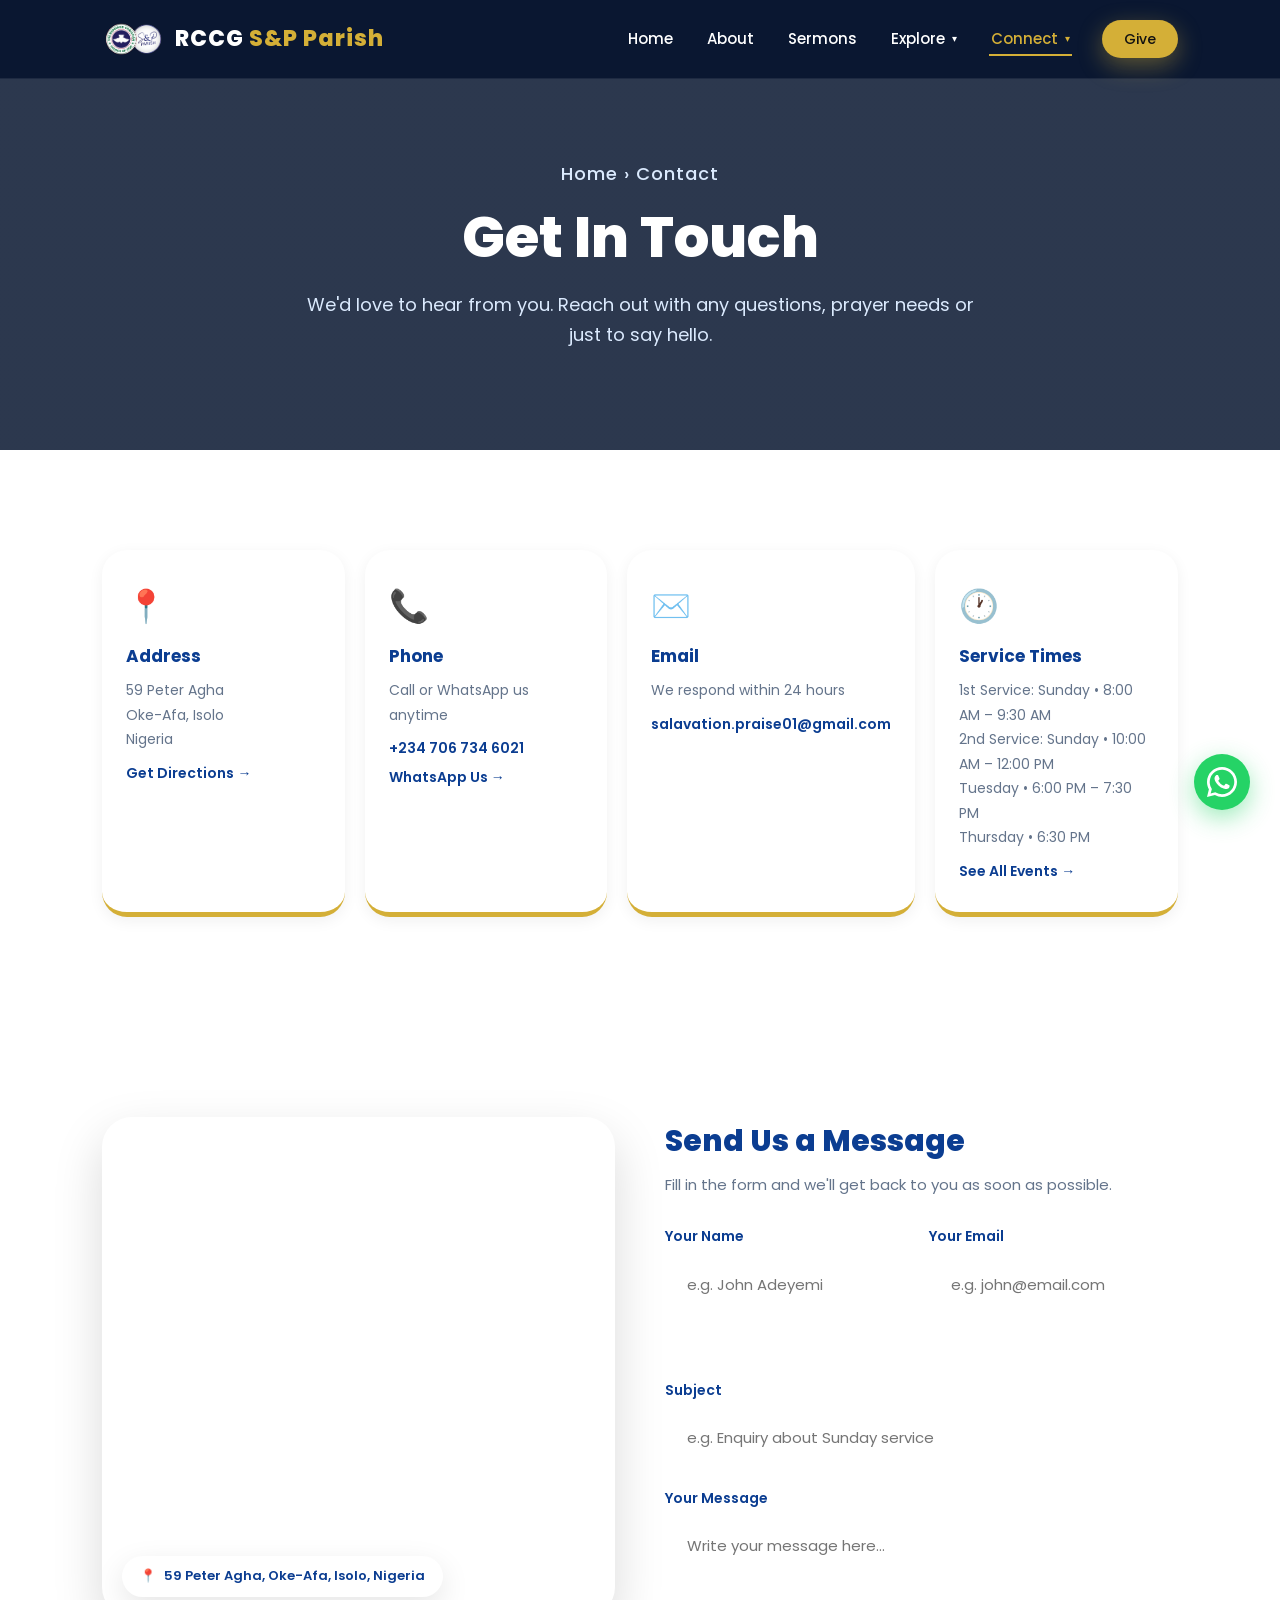
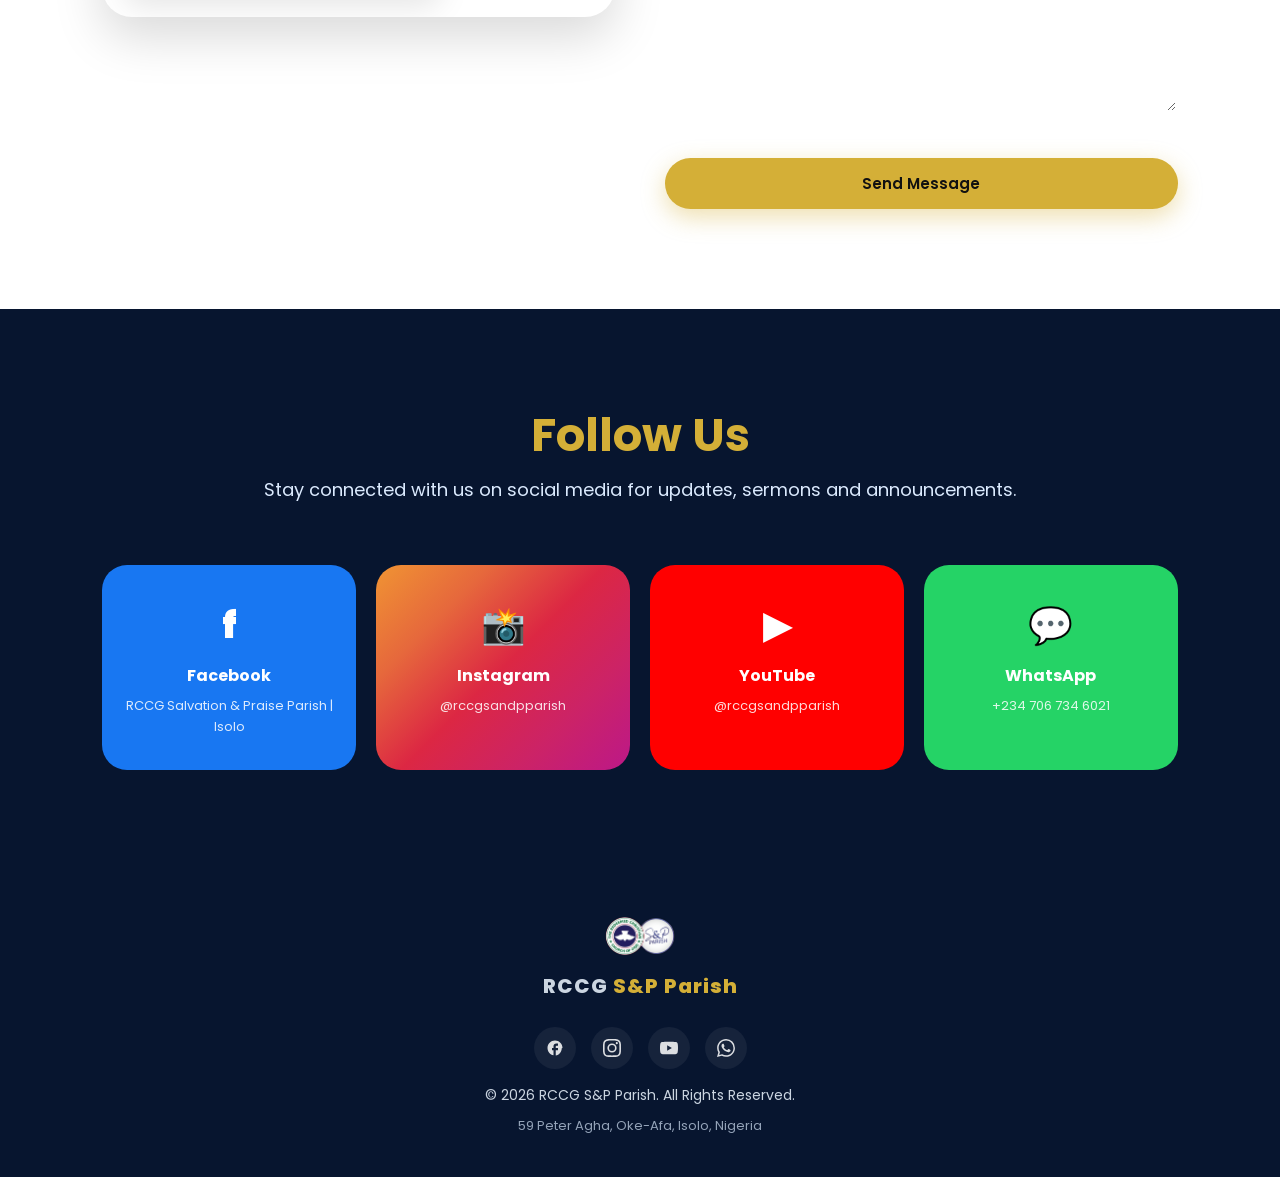
<file: contact.html>
<!DOCTYPE html>
<html lang="en">
<head>
  <meta charset="UTF-8" />
  <meta name="viewport" content="width=device-width, initial-scale=1.0"/>
  <meta name="description" content="Contact RCCG S&P Parish. Find our address, phone, email and send us a message. We'd love to hear from you."/>
  <meta property="og:title" content="Contact — RCCG S&P Parish"/>
  <meta property="og:description" content="Get in touch with RCCG S&P Parish, Lagos."/>
  <meta property="og:type" content="website"/>
  <title>Contact — RCCG S&P Parish</title>
  <link rel="icon" href="assets/logo.svg" type="image/svg+xml"/>
  <link rel="preconnect" href="https://fonts.googleapis.com"/>
  <link href="https://fonts.googleapis.com/css2?family=Poppins:wght@300;400;500;600;700;800&display=swap" rel="stylesheet"/>
  <link rel="stylesheet" href="css/style.css"/>
  <link rel="stylesheet" href="css/contact.css"/>
</head>
<body>

  <!-- NAVBAR -->
  <nav id="navbar" role="navigation" aria-label="Main Navigation">
    <a href="index.html" class="logo" aria-label="RCCG S&P Parish Home">
      <img src="assets/logo.svg" alt="RCCG S&P Parish Logo" class="logo-img"/>
      <span class="logo-text">RCCG <span>S&P Parish</span></span>
    </a>
    <button class="hamburger" id="hamburger" aria-label="Toggle navigation menu" aria-expanded="false">
      <span></span><span></span><span></span>
    </button>
    <ul class="nav-links" id="navLinks" role="list">
      <li class="nav-item"><a href="index.html" class="nav-link">Home</a></li>
      <li class="nav-item"><a href="about.html" class="nav-link">About</a></li>
      <li class="nav-item"><a href="sermons.html" class="nav-link">Sermons</a></li>
      <li class="nav-item">
        <button class="nav-dropdown-toggle" aria-expanded="false" aria-haspopup="true">
          Explore <span class="dropdown-arrow" aria-hidden="true">▾</span>
        </button>
        <ul class="nav-dropdown" role="menu">
          <li role="none"><a href="ministries.html" role="menuitem"><span class="nav-dropdown-icon" aria-hidden="true">✝️</span> Ministries</a></li>
          <li role="none"><a href="events.html" role="menuitem"><span class="nav-dropdown-icon" aria-hidden="true">📅</span> Events</a></li>
          <li role="none"><a href="gallery.html" role="menuitem"><span class="nav-dropdown-icon" aria-hidden="true">📷</span> Gallery</a></li>
          <li role="none"><a href="blog.html" role="menuitem"><span class="nav-dropdown-icon" aria-hidden="true">📝</span> Blog</a></li>
        </ul>
      </li>
      <li class="nav-item">
        <button class="nav-dropdown-toggle active" aria-expanded="false" aria-haspopup="true">
          Connect <span class="dropdown-arrow" aria-hidden="true">▾</span>
        </button>
        <ul class="nav-dropdown" role="menu">
          <li role="none"><a href="prayer.html" role="menuitem"><span class="nav-dropdown-icon" aria-hidden="true">🙏</span> Prayer Request</a></li>
          <li role="none"><a href="volunteer.html" role="menuitem"><span class="nav-dropdown-icon" aria-hidden="true">🙋</span> Volunteer</a></li>
          <li role="none"><a href="contact.html" role="menuitem" class="active"><span class="nav-dropdown-icon" aria-hidden="true">✉️</span> Contact Us</a></li>
        </ul>
      </li>
      <li class="nav-item"><a href="give.html" class="nav-link btn btn-gold" style="padding:8px 22px; font-size:14px;">Give</a></li>
    </ul>
  </nav>

  <!-- PAGE HERO -->
  <header class="page-hero" aria-label="Contact Banner">
    <div class="page-hero-content reveal">
      <p class="breadcrumb">Home &rsaquo; Contact</p>
      <h1>Get In Touch</h1>
      <p>We'd love to hear from you. Reach out with any questions, prayer needs or just to say hello.</p>
    </div>
  </header>

  <!-- CONTACT INFO BOXES -->
  <section id="contact-info" aria-labelledby="contact-info-heading">
    <h2 id="contact-info-heading" class="sr-only">Contact Information</h2>
    <div class="contact-info-grid reveal">
      <div class="contact-info-card">
        <span class="contact-info-icon" aria-hidden="true">📍</span>
        <h3>Address</h3>
        <p>59 Peter Agha<br>Oke-Afa, Isolo<br>Nigeria</p>
        <a href="https://maps.app.goo.gl/w6YZtAQKX1NK7pdu5" target="_blank" rel="noopener noreferrer" class="contact-info-link">Get Directions →</a>
      </div>
      <div class="contact-info-card">
        <span class="contact-info-icon" aria-hidden="true">📞</span>
        <h3>Phone</h3>
        <p>Call or WhatsApp us anytime</p>
        <a href="tel:+2347067346021" class="contact-info-link">+234 706 734 6021</a>
        <a href="https://wa.me/2347067346021" target="_blank" rel="noopener noreferrer" class="contact-info-link">WhatsApp Us →</a>
      </div>
      <div class="contact-info-card">
        <span class="contact-info-icon" aria-hidden="true">✉️</span>
        <h3>Email</h3>
        <p>We respond within 24 hours</p>
        <a href="mailto:salavation.praise01@gmail.com" class="contact-info-link">salavation.praise01@gmail.com</a>
      </div>
      <div class="contact-info-card">
        <span class="contact-info-icon" aria-hidden="true">🕐</span>
        <h3>Service Times</h3>
        <p>1st Service: Sunday &bull; 8:00 AM – 9:30 AM<br>2nd Service: Sunday &bull; 10:00 AM – 12:00 PM<br>Tuesday &bull; 6:00 PM – 7:30 PM<br>Thursday &bull; 6:30 PM</p>
        <a href="events.html" class="contact-info-link">See All Events →</a>
      </div>
    </div>
  </section>

  <!-- MAP + FORM -->
  <section id="contact-form-section" aria-labelledby="form-heading">
    <div class="contact-main-layout">

      <!-- Google Map embed -->
      <div class="map-wrap reveal" aria-label="Church location map">
        <!--
          HOW TO EMBED YOUR REAL GOOGLE MAP:
          1. Go to maps.google.com
          2. Search for "59 Peter Agha, Oke-Afa, Isolo, Nigeria"
          3. Click Share → Embed a map
          4. Copy the <iframe> src URL
          5. Replace the src below with your real embed URL
        -->
        <iframe
          src="https://www.google.com/maps/embed?pb=!1m18!1m12!1m3!1d3964.6738914611593!2d3.309075775878484!3d6.500958193491295!2m3!1f0!2f0!3f0!3m2!1i1024!2i768!4f13.1!3m3!1m2!1s0x103b8e42ccf74131%3A0xd02a24a8b65b9ee2!2sREDEEMED+CHRISTIAN+CHURCH+OF+GOD+SALVATION+AND+PRAISE+PARISH!5e0!3m2!1sen!2sng!4v1716987100000!5m2!1sen!2sng"
          width="100%" height="100%" style="border:0;" allowfullscreen="" loading="lazy"
          referrerpolicy="no-referrer-when-downgrade"
          title="RCCG S&P Parish location on Google Maps">
        </iframe>
        <div class="map-overlay-badge">
          <span aria-hidden="true">📍</span>
          <span>59 Peter Agha, Oke-Afa, Isolo, Nigeria</span>
        </div>
      </div>

      <!-- Contact Form -->
      <div class="contact-form-wrap reveal">
        <h2 id="form-heading">Send Us a Message</h2>
        <p>Fill in the form and we'll get back to you as soon as possible.</p>

        <form id="contactPageForm" novalidate aria-label="Contact form">
          <div class="form-row">
            <div class="form-group">
              <label for="contactName">Your Name</label>
              <input type="text" id="contactName" name="contactName" placeholder="e.g. John Adeyemi" required autocomplete="name"/>
              <span class="error-msg" id="contactNameError" role="alert"></span>
            </div>
            <div class="form-group">
              <label for="contactEmail">Your Email</label>
              <input type="email" id="contactEmail" name="contactEmail" placeholder="e.g. john@email.com" required autocomplete="email"/>
              <span class="error-msg" id="contactEmailError" role="alert"></span>
            </div>
          </div>

          <div class="form-group">
            <label for="contactSubject">Subject</label>
            <input type="text" id="contactSubject" name="contactSubject" placeholder="e.g. Enquiry about Sunday service"/>
          </div>

          <div class="form-group">
            <label for="contactMessage">Your Message</label>
            <textarea id="contactMessage" name="contactMessage" rows="7" placeholder="Write your message here..." required></textarea>
            <span class="error-msg" id="contactMessageError" role="alert"></span>
          </div>

          <button type="submit" class="btn btn-gold btn-full">Send Message</button>

          <div class="form-success" id="contactSuccess" hidden aria-live="polite">
            ✅ Thank you! Your message has been sent. We'll get back to you soon.
          </div>
        </form>
      </div>

    </div>
  </section>

  <!-- SOCIAL LINKS -->
  <section class="social-section" aria-labelledby="social-heading">
    <div class="section-title reveal">
      <h2 id="social-heading">Follow Us</h2>
      <p>Stay connected with us on social media for updates, sermons and announcements.</p>
    </div>
    <div class="social-grid reveal">
      <a href="https://web.facebook.com/salvationandpraiseparish/" target="_blank" rel="noopener noreferrer" class="social-card social-card--facebook" aria-label="Follow us on Facebook">
        <span class="social-card-icon" aria-hidden="true">f</span>
        <span class="social-card-name">Facebook</span>
        <span class="social-card-handle">RCCG Salvation &amp; Praise Parish | Isolo</span>
      </a>
      <a href="https://www.instagram.com/rccgsandpparish/" target="_blank" rel="noopener noreferrer" class="social-card social-card--instagram" aria-label="Follow us on Instagram">
        <span class="social-card-icon" aria-hidden="true">📸</span>
        <span class="social-card-name">Instagram</span>
        <span class="social-card-handle">@rccgsandpparish</span>
      </a>
      <a href="https://www.youtube.com/@rccgsandpparish" target="_blank" rel="noopener noreferrer" class="social-card social-card--youtube" aria-label="Subscribe on YouTube">
        <span class="social-card-icon" aria-hidden="true">▶</span>
        <span class="social-card-name">YouTube</span>
        <span class="social-card-handle">@rccgsandpparish</span>
      </a>
      <a href="https://wa.me/2347067346021" target="_blank" rel="noopener noreferrer" class="social-card social-card--whatsapp" aria-label="Chat with us on WhatsApp">
        <span class="social-card-icon" aria-hidden="true">💬</span>
        <span class="social-card-name">WhatsApp</span>
        <span class="social-card-handle">+234 706 734 6021</span>
      </a>
    </div>
  </section>

  <!-- FOOTER -->
  <footer role="contentinfo">
    <div class="footer-inner">
      <div class="footer-logo-wrap">
        <img src="assets/logo.svg" alt="RCCG S&P Parish" class="footer-logo-img"/>
        <p class="footer-logo">RCCG <span>S&P Parish</span></p>
      </div>
      <div class="footer-socials">
        <a href="https://web.facebook.com/salvationandpraiseparish/" target="_blank" rel="noopener noreferrer" class="footer-social-link footer-social-link--facebook" aria-label="Facebook">
          <svg viewBox="0 0 24 24" fill="currentColor"><path d="M22 12c0-5.52-4.48-10-10-10S2 6.48 2 12c0 4.84 3.44 8.87 8 9.8V15H8v-3h2V9.5C10 7.57 11.57 6 13.5 6H16v3h-2c-.55 0-1 .45-1 1v2h3v3h-3v6.95c4.56-.93 8-4.96 8-9.75z"/></svg>
        </a>
        <a href="https://www.instagram.com/rccgsandpparish/" target="_blank" rel="noopener noreferrer" class="footer-social-link footer-social-link--instagram" aria-label="Instagram">
          <svg viewBox="0 0 24 24" fill="currentColor"><path d="M12 2.163c3.204 0 3.584.012 4.85.07 3.252.148 4.771 1.691 4.919 4.919.058 1.265.069 1.645.069 4.849 0 3.205-.012 3.584-.069 4.849-.149 3.225-1.664 4.771-4.919 4.919-1.266.058-1.644.07-4.85.07-3.204 0-3.584-.012-4.849-.07-3.26-.149-4.771-1.699-4.919-4.92-.058-1.265-.07-1.644-.07-4.849 0-3.204.013-3.583.07-4.849.149-3.227 1.664-4.771 4.919-4.919 1.266-.057 1.645-.069 4.849-.069zM12 0C8.741 0 8.333.014 7.053.072 2.695.272.273 2.69.073 7.051.014 8.333 0 8.741 0 12c0 3.259.014 3.668.072 4.948.2 4.358 2.618 6.78 6.98 6.98 1.281.058 1.689.072 4.948.072 3.259 0 3.668-.014 4.948-.072 4.354-.2 6.782-2.618 6.979-6.98.059-1.28.073-1.689.073-4.948 0-3.259-.014-3.667-.072-4.947-.196-4.354-2.617-6.78-6.979-6.98C15.668.014 15.259 0 12 0zm0 5.838a6.162 6.162 0 100 12.324 6.162 6.162 0 000-12.324zM12 16a4 4 0 110-8 4 4 0 010 8zm6.406-11.845a1.44 1.44 0 100 2.881 1.44 1.44 0 000-2.881z"/></svg>
        </a>
        <a href="https://www.youtube.com/@rccgsandpparish" target="_blank" rel="noopener noreferrer" class="footer-social-link footer-social-link--youtube" aria-label="YouTube">
          <svg viewBox="0 0 24 24" fill="currentColor"><path d="M23.498 6.163a3.003 3.003 0 00-2.11-2.11C19.518 3.545 12 3.545 12 3.545s-7.518 0-9.388.508a3.003 3.003 0 00-2.11 2.11C0 8.033 0 12 0 12s0 3.967.502 5.837a3.003 3.003 0 002.11 2.11c1.87.508 9.388.508 9.388.508s7.518 0 9.388-.508a3.003 3.003 0 002.11-2.11C24 15.967 24 12 24 12s0-3.967-.502-5.837zM9.545 15.568V8.432L15.818 12l-6.273 3.568z"/></svg>
        </a>
        <a href="https://wa.me/2347067346021" target="_blank" rel="noopener noreferrer" class="footer-social-link footer-social-link--whatsapp" aria-label="WhatsApp">
          <svg viewBox="0 0 24 24" fill="currentColor"><path d="M17.472 14.382c-.297-.149-1.758-.867-2.03-.967-.273-.099-.471-.148-.67.15-.197.297-.767.966-.94 1.164-.173.199-.347.223-.644.075-.297-.15-1.255-.463-2.39-1.475-.883-.788-1.48-1.761-1.653-2.059-.173-.297-.018-.458.13-.606.134-.133.298-.347.446-.52.149-.174.198-.298.298-.497.099-.198.05-.371-.025-.52-.075-.149-.669-1.612-.916-2.207-.242-.579-.487-.5-.669-.51-.173-.008-.371-.01-.57-.01-.198 0-.52.074-.792.372-.272.297-1.04 1.016-1.04 2.479 0 1.462 1.067 2.875 1.218 3.074.149.198 2.096 3.2 5.077 4.487.709.306 1.262.489 1.694.625.712.227 1.36.195 1.871.118.571-.085 1.758-.719 2.006-1.413.248-.694.248-1.289.173-1.413-.074-.124-.272-.198-.57-.347m-5.421 7.403h-.004a9.87 9.87 0 01-5.031-1.378l-.361-.214-3.741.982.998-3.648-.235-.374a9.86 9.86 0 01-1.51-5.26c.001-5.45 4.436-9.884 9.888-9.884 2.64 0 5.122 1.03 6.988 2.898a9.825 9.825 0 012.893 6.994c-.003 5.45-4.437 9.884-9.885 9.884m8.413-18.297A11.815 11.815 0 0012.05 0C5.495 0 .16 5.335.157 11.892c0 2.096.547 4.142 1.588 5.945L0 24l6.335-1.662c1.746.953 3.71 1.458 5.704 1.459h.005c6.554 0 11.89-5.335 11.893-11.893a11.821 11.821 0 00-3.48-8.413"/></svg>
        </a>
      </div>
      <p>&copy; <span id="year"></span> RCCG S&P Parish. All Rights Reserved.</p>
      <p class="footer-address">59 Peter Agha, Oke-Afa, Isolo, Nigeria</p>
    </div>
  </footer>

  <button class="scroll-top" id="scrollTop" aria-label="Scroll to top of page">↑</button>
  <script src="js/main.js"></script>
  <script src="js/contact.js"></script>
</body>
</html>
</file>
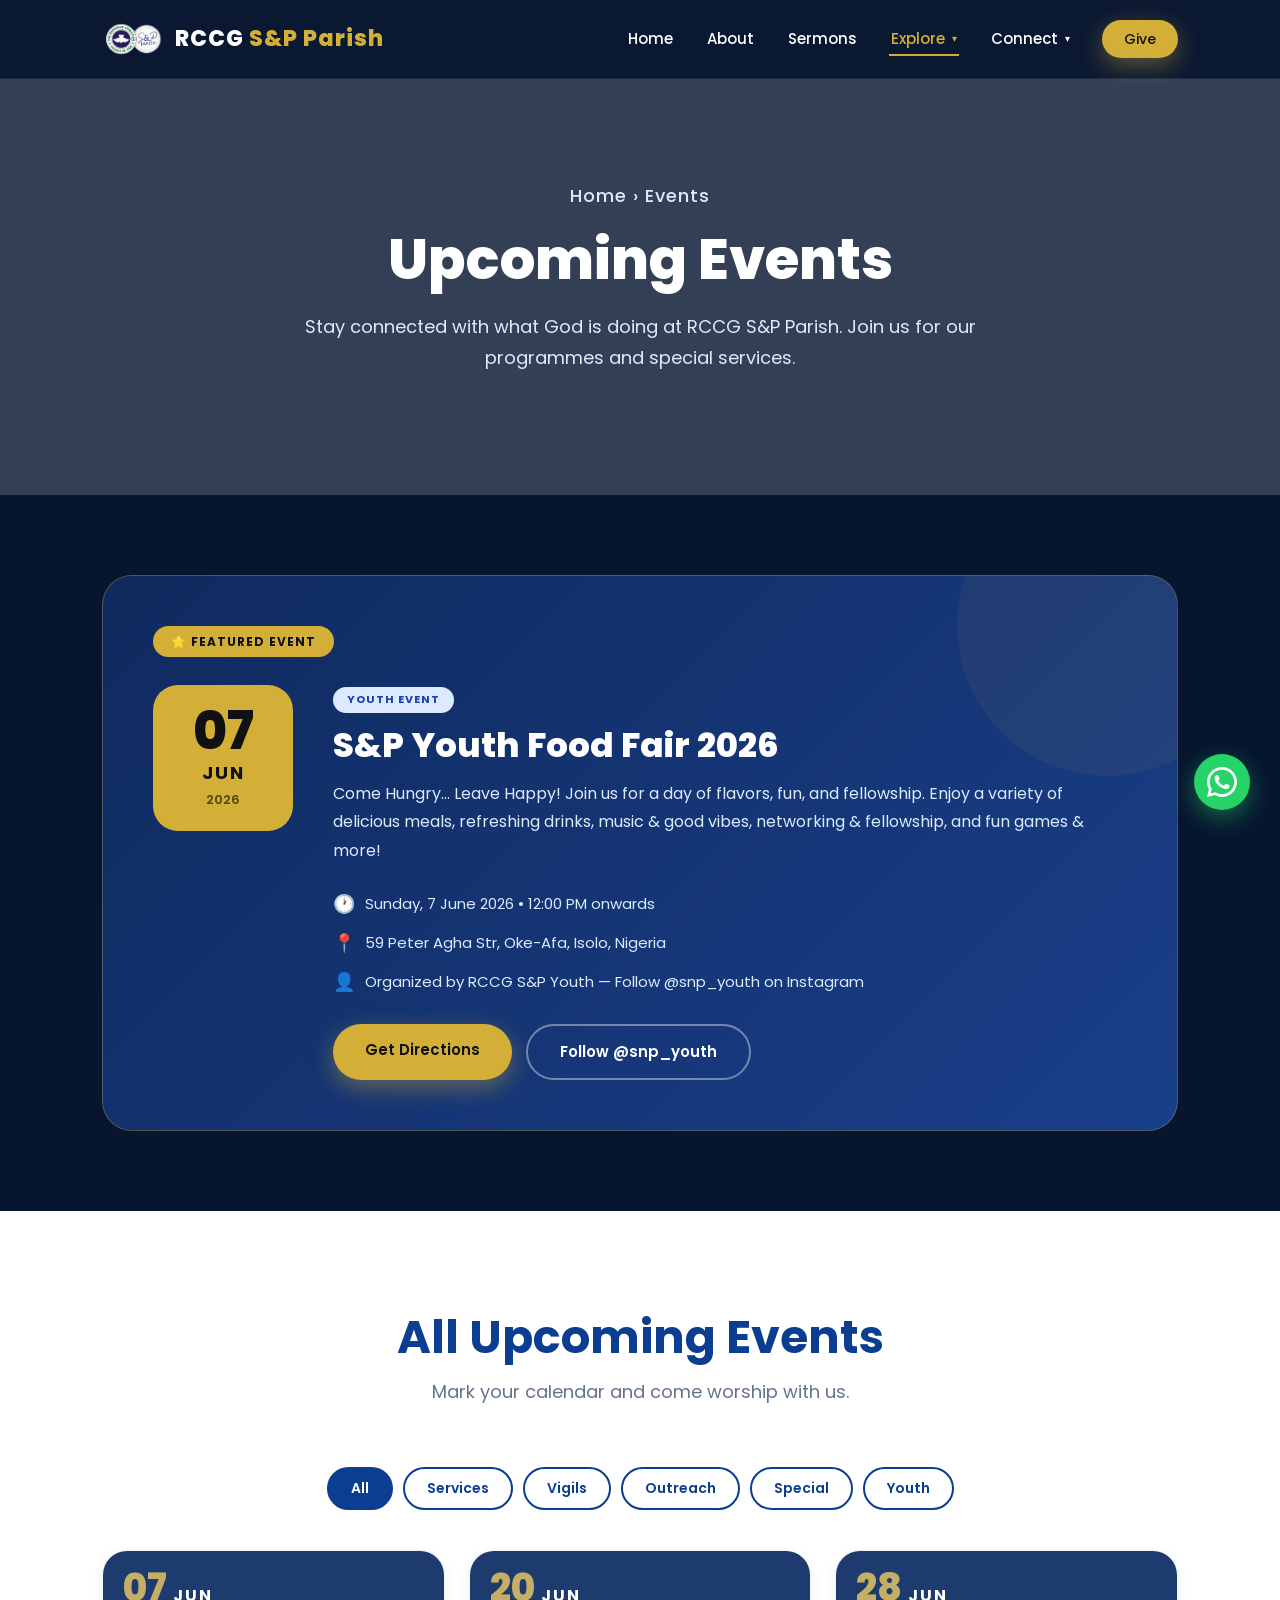
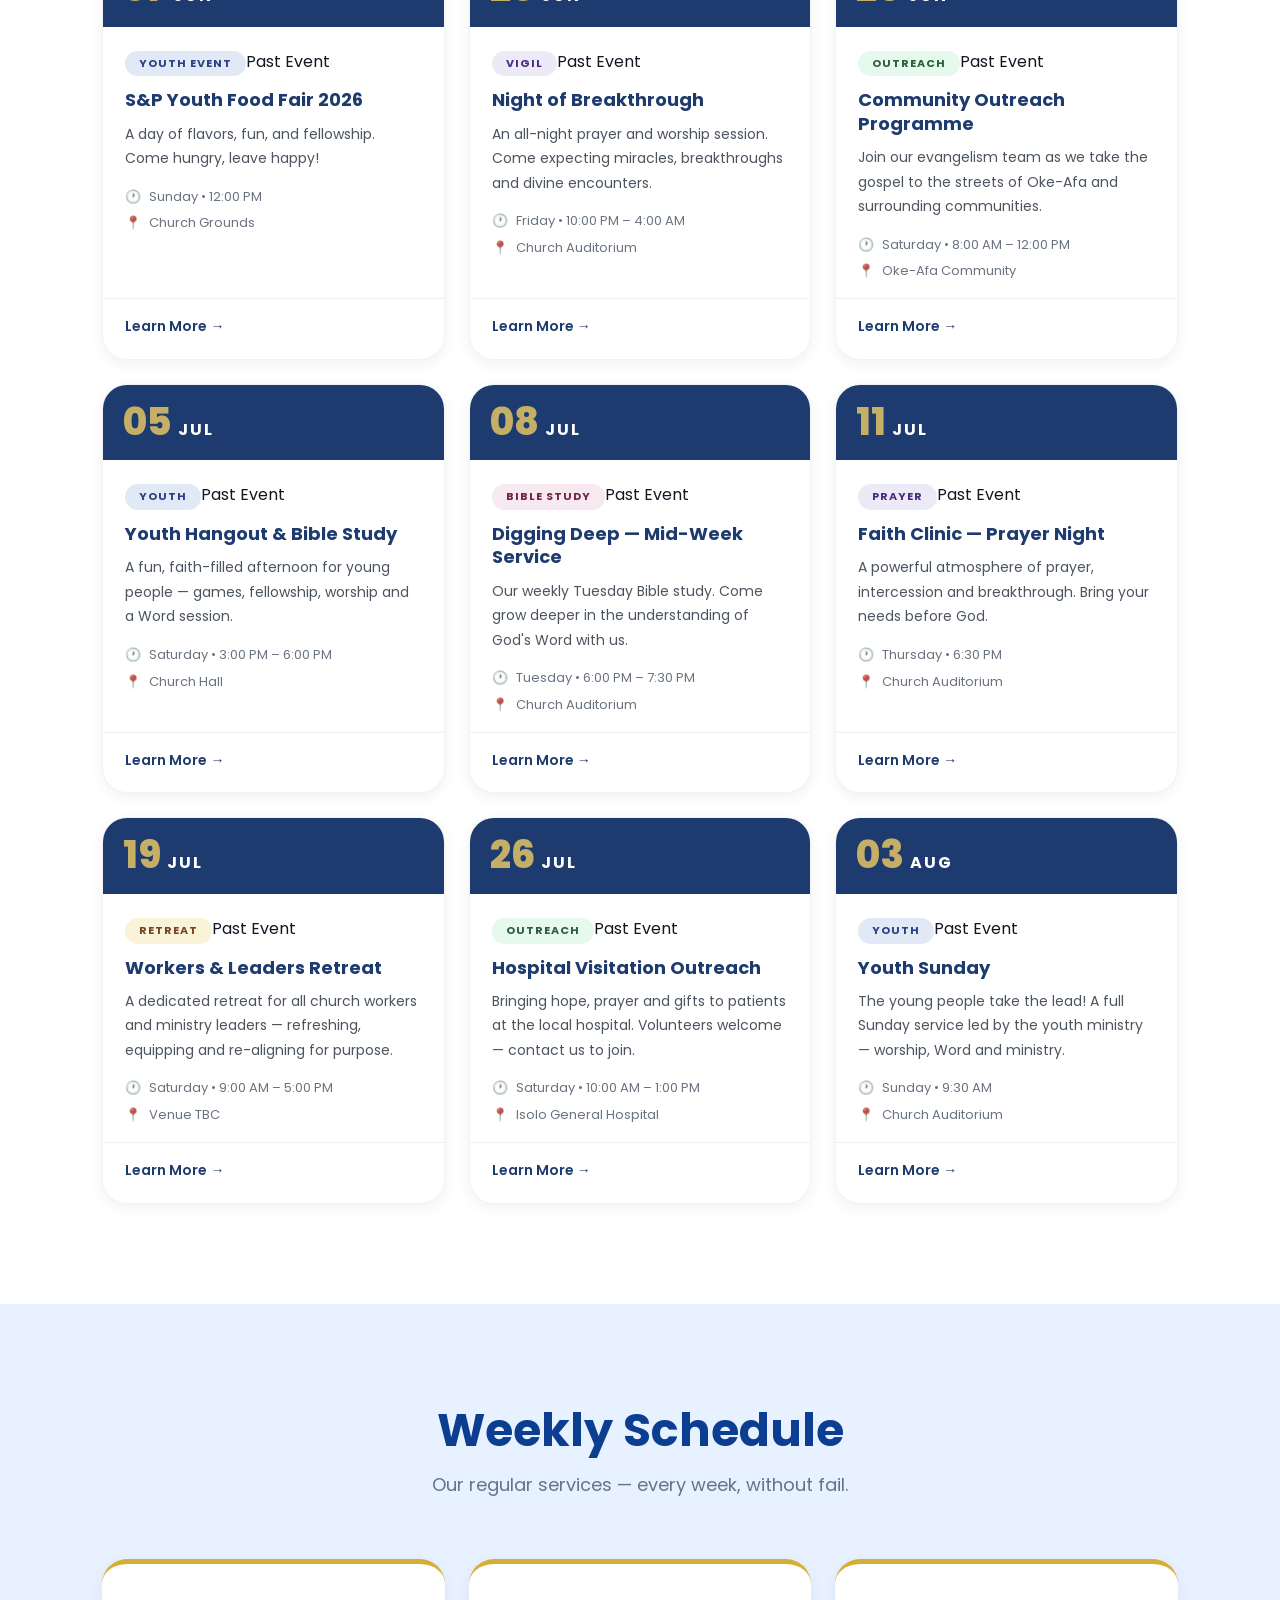
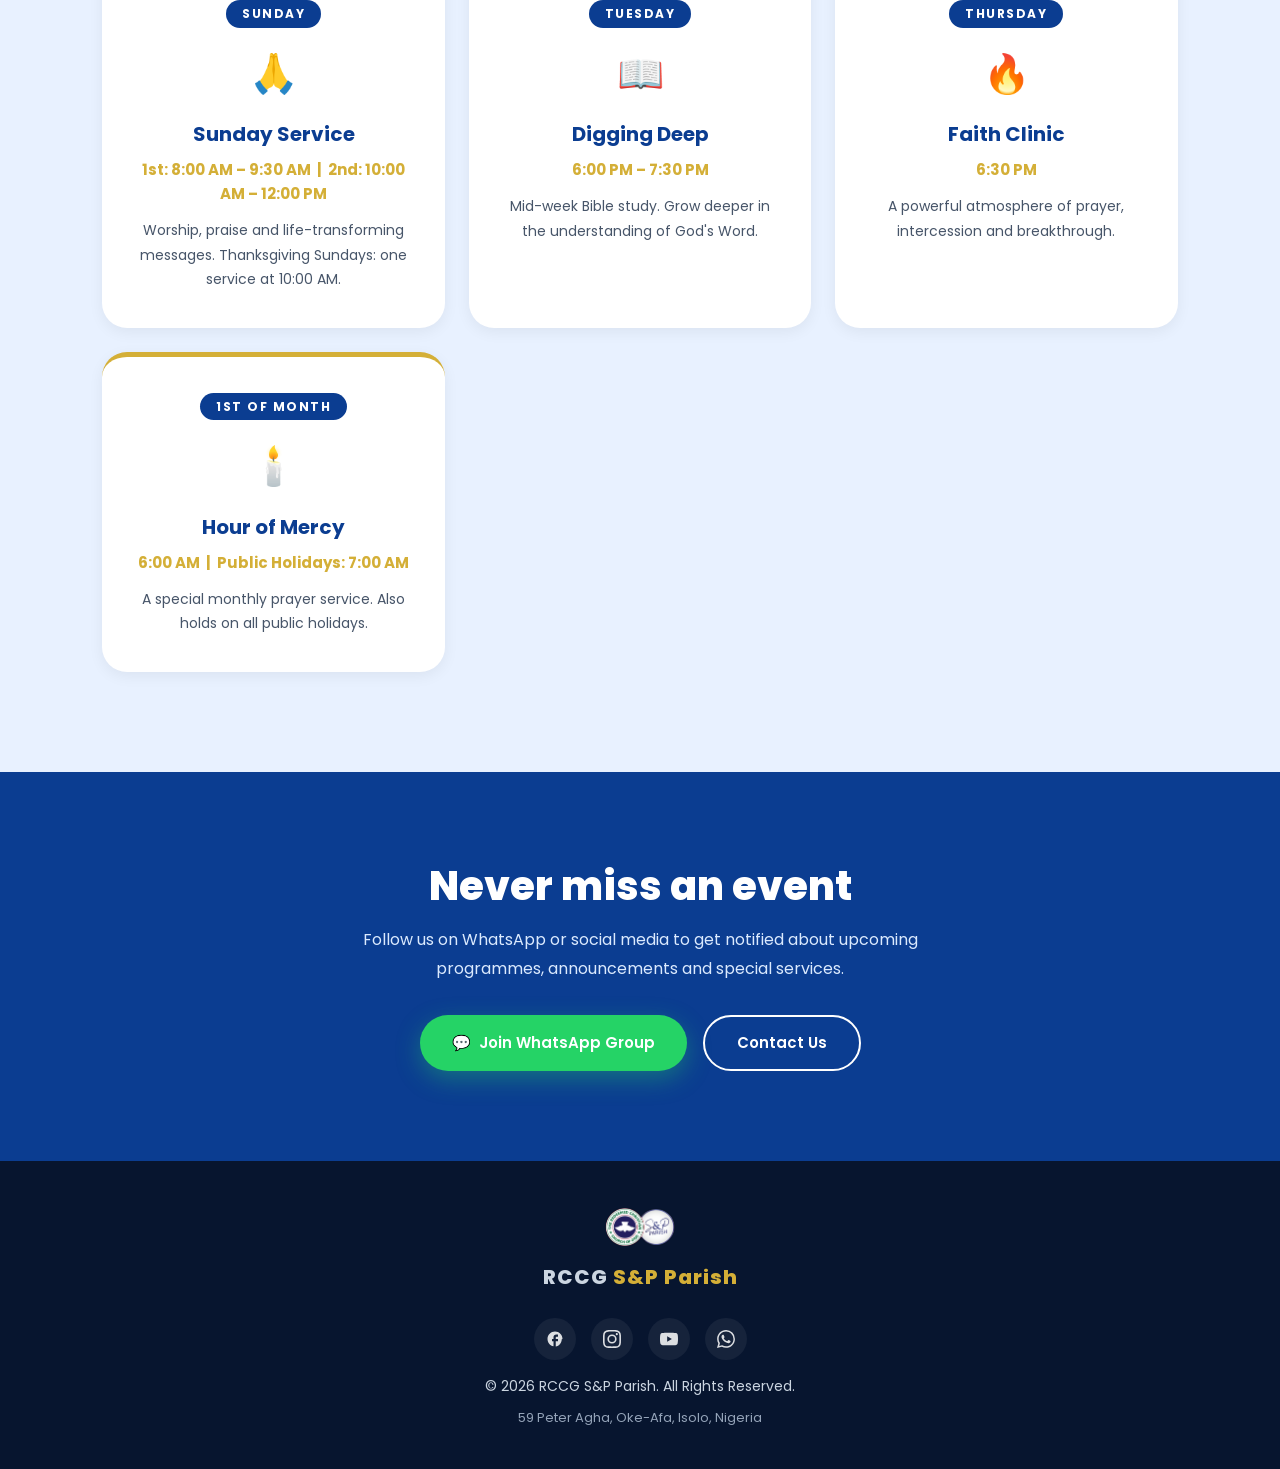
<file: events.html>
<!DOCTYPE html>
<html lang="en">
<head>
  <meta charset="UTF-8" />
  <meta name="viewport" content="width=device-width, initial-scale=1.0"/>
  <meta name="description" content="Upcoming events, programmes and announcements at RCCG S&P Parish, Lagos. Join us for services, vigils, outreach and special celebrations."/>
  <meta property="og:title" content="Events — RCCG S&P Parish"/>
  <meta property="og:description" content="Upcoming programmes, services and special events at RCCG S&P Parish."/>
  <meta property="og:type" content="website"/>

  <title>Events — RCCG S&P Parish</title>

  <link rel="icon" href="assets/logo.svg" type="image/svg+xml"/>
  <link rel="preconnect" href="https://fonts.googleapis.com"/>
  <link href="https://fonts.googleapis.com/css2?family=Poppins:wght@300;400;500;600;700;800&display=swap" rel="stylesheet"/>
  <link rel="stylesheet" href="css/style.css"/>
  <link rel="stylesheet" href="css/events.css"/>
</head>

<body>

  <!-- ===== NAVBAR ===== -->
  <nav id="navbar" role="navigation" aria-label="Main Navigation">
    <a href="index.html" class="logo" aria-label="RCCG S&P Parish Home">
      <img src="assets/logo.svg" alt="RCCG S&P Parish Logo" class="logo-img"/>
      <span class="logo-text">RCCG <span>S&P Parish</span></span>
    </a>

    <button class="hamburger" id="hamburger" aria-label="Toggle navigation menu" aria-expanded="false">
      <span></span><span></span><span></span>
    </button>

    <ul class="nav-links" id="navLinks" role="list">
      <li class="nav-item"><a href="index.html" class="nav-link">Home</a></li>
      <li class="nav-item"><a href="about.html" class="nav-link">About</a></li>
      <li class="nav-item"><a href="sermons.html" class="nav-link">Sermons</a></li>
      <li class="nav-item">
        <button class="nav-dropdown-toggle active" aria-expanded="false" aria-haspopup="true">
          Explore <span class="dropdown-arrow" aria-hidden="true">▾</span>
        </button>
        <ul class="nav-dropdown" role="menu">
          <li role="none"><a href="ministries.html" role="menuitem"><span class="nav-dropdown-icon" aria-hidden="true">✝️</span> Ministries</a></li>
          <li role="none"><a href="events.html" role="menuitem" class="active"><span class="nav-dropdown-icon" aria-hidden="true">📅</span> Events</a></li>
          <li role="none"><a href="gallery.html" role="menuitem"><span class="nav-dropdown-icon" aria-hidden="true">📷</span> Gallery</a></li>
          <li role="none"><a href="blog.html" role="menuitem"><span class="nav-dropdown-icon" aria-hidden="true">📝</span> Blog</a></li>
        </ul>
      </li>
      <li class="nav-item">
        <button class="nav-dropdown-toggle" aria-expanded="false" aria-haspopup="true">
          Connect <span class="dropdown-arrow" aria-hidden="true">▾</span>
        </button>
        <ul class="nav-dropdown" role="menu">
          <li role="none"><a href="prayer.html" role="menuitem"><span class="nav-dropdown-icon" aria-hidden="true">🙏</span> Prayer Request</a></li>
          <li role="none"><a href="volunteer.html" role="menuitem"><span class="nav-dropdown-icon" aria-hidden="true">🙋</span> Volunteer</a></li>
          <li role="none"><a href="contact.html" role="menuitem"><span class="nav-dropdown-icon" aria-hidden="true">✉️</span> Contact Us</a></li>
        </ul>
      </li>
      <li class="nav-item"><a href="give.html" class="nav-link btn btn-gold" style="padding:8px 22px; font-size:14px;">Give</a></li>
    </ul>
  </nav>

  <!-- ===== PAGE HERO ===== -->
  <header class="page-hero" aria-label="Events Banner">
    <div class="page-hero-content reveal">
      <p class="breadcrumb">Home &rsaquo; Events</p>
      <h1>Upcoming Events</h1>
      <p>Stay connected with what God is doing at RCCG S&P Parish. Join us for our programmes and special services.</p>
    </div>
  </header>

  <!-- ===== FEATURED EVENT ===== -->
  <section class="featured-event" id="featured" aria-labelledby="featured-heading">
    <div class="featured-inner reveal">
      <div class="featured-badge">⭐ Featured Event</div>
      <div class="featured-content">
        <div class="featured-date-block" aria-label="Event date">
          <span class="featured-day">07</span>
          <span class="featured-month">JUN</span>
          <span class="featured-year">2026</span>
        </div>
        <div class="featured-details">
          <span class="event-tag event-tag--youth">Youth Event</span>
          <h2 id="featured-heading">S&P Youth Food Fair 2026</h2>
          <p>Come Hungry... Leave Happy! Join us for a day of flavors, fun, and fellowship. Enjoy a variety of delicious meals, refreshing drinks, music &amp; good vibes, networking &amp; fellowship, and fun games &amp; more!</p>
          <ul class="event-meta" role="list">
            <li>
              <span class="meta-icon" aria-hidden="true">🕐</span>
              <span>Sunday, 7 June 2026 &bull; 12:00 PM onwards</span>
            </li>
            <li>
              <span class="meta-icon" aria-hidden="true">📍</span>
              <span>59 Peter Agha Str, Oke-Afa, Isolo, Nigeria</span>
            </li>
            <li>
              <span class="meta-icon" aria-hidden="true">👤</span>
              <span>Organized by RCCG S&P Youth — Follow @snp_youth on Instagram</span>
            </li>
          </ul>
          <div class="featured-actions">
            <a href="https://maps.app.goo.gl/w6YZtAQKX1NK7pdu5" target="_blank" rel="noopener noreferrer" class="btn btn-gold">Get Directions</a>
            <a href="https://www.instagram.com/snp_youth/" target="_blank" rel="noopener noreferrer" class="btn btn-outline-dark">Follow @snp_youth</a>
          </div>
        </div>
      </div>
    </div>
  </section>

  <!-- ===== UPCOMING EVENTS ===== -->
  <section id="upcoming" aria-labelledby="upcoming-heading">
    <div class="section-title reveal">
      <h2 id="upcoming-heading">All Upcoming Events</h2>
      <p>Mark your calendar and come worship with us.</p>
    </div>

    <!-- Filter tabs -->
    <div class="event-filters reveal" role="group" aria-label="Filter events by type">
      <button class="event-filter-btn active" data-filter="all" aria-pressed="true">All</button>
      <button class="event-filter-btn" data-filter="service" aria-pressed="false">Services</button>
      <button class="event-filter-btn" data-filter="vigil" aria-pressed="false">Vigils</button>
      <button class="event-filter-btn" data-filter="outreach" aria-pressed="false">Outreach</button>
      <button class="event-filter-btn" data-filter="special" aria-pressed="false">Special</button>
      <button class="event-filter-btn" data-filter="youth" aria-pressed="false">Youth</button>
    </div>

    <!-- Events grid -->
    <!--
      HOW TO ADD / UPDATE EVENTS:
      1. Copy one <article class="event-card"> block
      2. Update data-category to one of: service | vigil | outreach | special | youth
      3. Update the date numbers, month, title, description, time and location
      4. Update the event-tag class and text to match the category
      5. Past events: add class "event-card--past" to grey them out
    -->
    <div class="events-grid" id="eventsGrid">

      <!-- Event 1 -->
      <article class="event-card reveal" data-category="youth" aria-label="S&P Youth Food Fair 2026">
        <div class="event-card-date" aria-hidden="true">
          <span class="event-day">07</span>
          <span class="event-month">JUN</span>
        </div>
        <div class="event-card-body">
          <span class="event-tag event-tag--youth">Youth Event</span>
          <h3>S&P Youth Food Fair 2026</h3>
          <p>A day of flavors, fun, and fellowship. Come hungry, leave happy!</p>
          <ul class="event-card-meta" role="list">
            <li><span aria-hidden="true">🕐</span> Sunday &bull; 12:00 PM</li>
            <li><span aria-hidden="true">📍</span> Church Grounds</li>
          </ul>
        </div>
        <div class="event-card-footer">
          <a href="https://www.instagram.com/snp_youth/" target="_blank" rel="noopener noreferrer" class="event-link">Learn More →</a>
        </div>
      </article>

      <!-- Event 2 -->
      <article class="event-card reveal" data-category="vigil" aria-label="Night of Breakthrough Vigil">
        <div class="event-card-date" aria-hidden="true">
          <span class="event-day">20</span>
          <span class="event-month">JUN</span>
        </div>
        <div class="event-card-body">
          <span class="event-tag event-tag--vigil">Vigil</span>
          <h3>Night of Breakthrough</h3>
          <p>An all-night prayer and worship session. Come expecting miracles, breakthroughs and divine encounters.</p>
          <ul class="event-card-meta" role="list">
            <li><span aria-hidden="true">🕐</span> Friday &bull; 10:00 PM – 4:00 AM</li>
            <li><span aria-hidden="true">📍</span> Church Auditorium</li>
          </ul>
        </div>
        <div class="event-card-footer">
          <a href="index.html#contact" class="event-link">Learn More →</a>
        </div>
      </article>

      <!-- Event 3 -->
      <article class="event-card reveal" data-category="outreach" aria-label="Community Outreach Programme">
        <div class="event-card-date" aria-hidden="true">
          <span class="event-day">28</span>
          <span class="event-month">JUN</span>
        </div>
        <div class="event-card-body">
          <span class="event-tag event-tag--outreach">Outreach</span>
          <h3>Community Outreach Programme</h3>
          <p>Join our evangelism team as we take the gospel to the streets of Oke-Afa and surrounding communities.</p>
          <ul class="event-card-meta" role="list">
            <li><span aria-hidden="true">🕐</span> Saturday &bull; 8:00 AM – 12:00 PM</li>
            <li><span aria-hidden="true">📍</span> Oke-Afa Community</li>
          </ul>
        </div>
        <div class="event-card-footer">
          <a href="index.html#contact" class="event-link">Learn More →</a>
        </div>
      </article>

      <!-- Event 4 -->
      <article class="event-card reveal" data-category="youth" aria-label="Youth Hangout and Bible Study">
        <div class="event-card-date" aria-hidden="true">
          <span class="event-day">05</span>
          <span class="event-month">JUL</span>
        </div>
        <div class="event-card-body">
          <span class="event-tag event-tag--youth">Youth</span>
          <h3>Youth Hangout &amp; Bible Study</h3>
          <p>A fun, faith-filled afternoon for young people — games, fellowship, worship and a Word session.</p>
          <ul class="event-card-meta" role="list">
            <li><span aria-hidden="true">🕐</span> Saturday &bull; 3:00 PM – 6:00 PM</li>
            <li><span aria-hidden="true">📍</span> Church Hall</li>
          </ul>
        </div>
        <div class="event-card-footer">
          <a href="index.html#contact" class="event-link">Learn More →</a>
        </div>
      </article>

      <!-- Event 5 -->
      <article class="event-card reveal" data-category="service" aria-label="Digging Deep Bible Study">
        <div class="event-card-date" aria-hidden="true">
          <span class="event-day">08</span>
          <span class="event-month">JUL</span>
        </div>
        <div class="event-card-body">
          <span class="event-tag event-tag--service">Bible Study</span>
          <h3>Digging Deep — Mid-Week Service</h3>
          <p>Our weekly Tuesday Bible study. Come grow deeper in the understanding of God's Word with us.</p>
          <ul class="event-card-meta" role="list">
            <li><span aria-hidden="true">🕐</span> Tuesday &bull; 6:00 PM – 7:30 PM</li>
            <li><span aria-hidden="true">📍</span> Church Auditorium</li>
          </ul>
        </div>
        <div class="event-card-footer">
          <a href="index.html#contact" class="event-link">Learn More →</a>
        </div>
      </article>

      <!-- Event 6 -->
      <article class="event-card reveal" data-category="vigil" aria-label="Faith Clinic Prayer Night">
        <div class="event-card-date" aria-hidden="true">
          <span class="event-day">11</span>
          <span class="event-month">JUL</span>
        </div>
        <div class="event-card-body">
          <span class="event-tag event-tag--vigil">Prayer</span>
          <h3>Faith Clinic — Prayer Night</h3>
          <p>A powerful atmosphere of prayer, intercession and breakthrough. Bring your needs before God.</p>
          <ul class="event-card-meta" role="list">
            <li><span aria-hidden="true">🕐</span> Thursday &bull; 6:30 PM</li>
            <li><span aria-hidden="true">📍</span> Church Auditorium</li>
          </ul>
        </div>
        <div class="event-card-footer">
          <a href="index.html#contact" class="event-link">Learn More →</a>
        </div>
      </article>

      <!-- Event 7 -->
      <article class="event-card reveal" data-category="special" aria-label="Workers and Leaders Retreat">
        <div class="event-card-date" aria-hidden="true">
          <span class="event-day">19</span>
          <span class="event-month">JUL</span>
        </div>
        <div class="event-card-body">
          <span class="event-tag event-tag--special">Retreat</span>
          <h3>Workers &amp; Leaders Retreat</h3>
          <p>A dedicated retreat for all church workers and ministry leaders — refreshing, equipping and re-aligning for purpose.</p>
          <ul class="event-card-meta" role="list">
            <li><span aria-hidden="true">🕐</span> Saturday &bull; 9:00 AM – 5:00 PM</li>
            <li><span aria-hidden="true">📍</span> Venue TBC</li>
          </ul>
        </div>
        <div class="event-card-footer">
          <a href="index.html#contact" class="event-link">Learn More →</a>
        </div>
      </article>

      <!-- Event 8 -->
      <article class="event-card reveal" data-category="outreach" aria-label="Hospital Visitation Outreach">
        <div class="event-card-date" aria-hidden="true">
          <span class="event-day">26</span>
          <span class="event-month">JUL</span>
        </div>
        <div class="event-card-body">
          <span class="event-tag event-tag--outreach">Outreach</span>
          <h3>Hospital Visitation Outreach</h3>
          <p>Bringing hope, prayer and gifts to patients at the local hospital. Volunteers welcome — contact us to join.</p>
          <ul class="event-card-meta" role="list">
            <li><span aria-hidden="true">🕐</span> Saturday &bull; 10:00 AM – 1:00 PM</li>
            <li><span aria-hidden="true">📍</span> Isolo General Hospital</li>
          </ul>
        </div>
        <div class="event-card-footer">
          <a href="index.html#contact" class="event-link">Learn More →</a>
        </div>
      </article>

      <!-- Event 9 -->
      <article class="event-card reveal" data-category="youth" aria-label="Youth Sunday">
        <div class="event-card-date" aria-hidden="true">
          <span class="event-day">03</span>
          <span class="event-month">AUG</span>
        </div>
        <div class="event-card-body">
          <span class="event-tag event-tag--youth">Youth</span>
          <h3>Youth Sunday</h3>
          <p>The young people take the lead! A full Sunday service led by the youth ministry — worship, Word and ministry.</p>
          <ul class="event-card-meta" role="list">
            <li><span aria-hidden="true">🕐</span> Sunday &bull; 9:30 AM</li>
            <li><span aria-hidden="true">📍</span> Church Auditorium</li>
          </ul>
        </div>
        <div class="event-card-footer">
          <a href="index.html#contact" class="event-link">Learn More →</a>
        </div>
      </article>

    </div><!-- end .events-grid -->

    <!-- Empty state -->
    <div class="events-empty" id="eventsEmpty" hidden aria-live="polite">
      <span aria-hidden="true">📅</span>
      <p>No events in this category right now. Check back soon!</p>
    </div>

  </section>

  <!-- ===== WEEKLY SCHEDULE ===== -->
  <section class="weekly-section" id="weekly" aria-labelledby="weekly-heading">
    <div class="section-title reveal">
      <h2 id="weekly-heading">Weekly Schedule</h2>
      <p>Our regular services — every week, without fail.</p>
    </div>

    <div class="weekly-grid">
      <div class="weekly-card reveal">
        <div class="weekly-day">Sunday</div>
        <div class="weekly-icon" aria-hidden="true">🙏</div>
        <h3>Sunday Service</h3>
        <p class="weekly-time">1st: 8:00 AM – 9:30 AM &nbsp;|&nbsp; 2nd: 10:00 AM – 12:00 PM</p>
        <p>Worship, praise and life-transforming messages. Thanksgiving Sundays: one service at 10:00 AM.</p>
      </div>

      <div class="weekly-card reveal">
        <div class="weekly-day">Tuesday</div>
        <div class="weekly-icon" aria-hidden="true">📖</div>
        <h3>Digging Deep</h3>
        <p class="weekly-time">6:00 PM – 7:30 PM</p>
        <p>Mid-week Bible study. Grow deeper in the understanding of God's Word.</p>
      </div>

      <div class="weekly-card reveal">
        <div class="weekly-day">Thursday</div>
        <div class="weekly-icon" aria-hidden="true">🔥</div>
        <h3>Faith Clinic</h3>
        <p class="weekly-time">6:30 PM</p>
        <p>A powerful atmosphere of prayer, intercession and breakthrough.</p>
      </div>

      <div class="weekly-card reveal">
        <div class="weekly-day">1st of Month</div>
        <div class="weekly-icon" aria-hidden="true">🕯️</div>
        <h3>Hour of Mercy</h3>
        <p class="weekly-time">6:00 AM &nbsp;|&nbsp; Public Holidays: 7:00 AM</p>
        <p>A special monthly prayer service. Also holds on all public holidays.</p>
      </div>
    </div>
  </section>

  <!-- ===== STAY UPDATED CTA ===== -->
  <section class="events-cta" aria-label="Stay updated">
    <div class="events-cta-inner reveal">
      <h2>Never miss an event</h2>
      <p>Follow us on WhatsApp or social media to get notified about upcoming programmes, announcements and special services.</p>
      <div class="cta-buttons">
        <a href="https://wa.me/2347067346021" target="_blank" rel="noopener noreferrer" class="btn btn-whatsapp">
          <span aria-hidden="true">💬</span> Join WhatsApp Group
        </a>
        <a href="contact.html" class="btn btn-outline">Contact Us</a>
      </div>
    </div>
  </section>

  <!-- ===== FOOTER ===== -->
  <footer role="contentinfo">
    <div class="footer-inner">
      <div class="footer-logo-wrap">
        <img src="assets/logo.svg" alt="RCCG S&P Parish" class="footer-logo-img"/>
        <p class="footer-logo">RCCG <span>S&P Parish</span></p>
      </div>
      <div class="footer-socials">
        <a href="https://web.facebook.com/salvationandpraiseparish/" target="_blank" rel="noopener noreferrer" class="footer-social-link footer-social-link--facebook" aria-label="Facebook">
          <svg viewBox="0 0 24 24" fill="currentColor"><path d="M22 12c0-5.52-4.48-10-10-10S2 6.48 2 12c0 4.84 3.44 8.87 8 9.8V15H8v-3h2V9.5C10 7.57 11.57 6 13.5 6H16v3h-2c-.55 0-1 .45-1 1v2h3v3h-3v6.95c4.56-.93 8-4.96 8-9.75z"/></svg>
        </a>
        <a href="https://www.instagram.com/rccgsandpparish/" target="_blank" rel="noopener noreferrer" class="footer-social-link footer-social-link--instagram" aria-label="Instagram">
          <svg viewBox="0 0 24 24" fill="currentColor"><path d="M12 2.163c3.204 0 3.584.012 4.85.07 3.252.148 4.771 1.691 4.919 4.919.058 1.265.069 1.645.069 4.849 0 3.205-.012 3.584-.069 4.849-.149 3.225-1.664 4.771-4.919 4.919-1.266.058-1.644.07-4.85.07-3.204 0-3.584-.012-4.849-.07-3.26-.149-4.771-1.699-4.919-4.92-.058-1.265-.07-1.644-.07-4.849 0-3.204.013-3.583.07-4.849.149-3.227 1.664-4.771 4.919-4.919 1.266-.057 1.645-.069 4.849-.069zM12 0C8.741 0 8.333.014 7.053.072 2.695.272.273 2.69.073 7.051.014 8.333 0 8.741 0 12c0 3.259.014 3.668.072 4.948.2 4.358 2.618 6.78 6.98 6.98 1.281.058 1.689.072 4.948.072 3.259 0 3.668-.014 4.948-.072 4.354-.2 6.782-2.618 6.979-6.98.059-1.28.073-1.689.073-4.948 0-3.259-.014-3.667-.072-4.947-.196-4.354-2.617-6.78-6.979-6.98C15.668.014 15.259 0 12 0zm0 5.838a6.162 6.162 0 100 12.324 6.162 6.162 0 000-12.324zM12 16a4 4 0 110-8 4 4 0 010 8zm6.406-11.845a1.44 1.44 0 100 2.881 1.44 1.44 0 000-2.881z"/></svg>
        </a>
        <a href="https://www.youtube.com/@rccgsandpparish" target="_blank" rel="noopener noreferrer" class="footer-social-link footer-social-link--youtube" aria-label="YouTube">
          <svg viewBox="0 0 24 24" fill="currentColor"><path d="M23.498 6.163a3.003 3.003 0 00-2.11-2.11C19.518 3.545 12 3.545 12 3.545s-7.518 0-9.388.508a3.003 3.003 0 00-2.11 2.11C0 8.033 0 12 0 12s0 3.967.502 5.837a3.003 3.003 0 002.11 2.11c1.87.508 9.388.508 9.388.508s7.518 0 9.388-.508a3.003 3.003 0 002.11-2.11C24 15.967 24 12 24 12s0-3.967-.502-5.837zM9.545 15.568V8.432L15.818 12l-6.273 3.568z"/></svg>
        </a>
        <a href="https://wa.me/2347067346021" target="_blank" rel="noopener noreferrer" class="footer-social-link footer-social-link--whatsapp" aria-label="WhatsApp">
          <svg viewBox="0 0 24 24" fill="currentColor"><path d="M17.472 14.382c-.297-.149-1.758-.867-2.03-.967-.273-.099-.471-.148-.67.15-.197.297-.767.966-.94 1.164-.173.199-.347.223-.644.075-.297-.15-1.255-.463-2.39-1.475-.883-.788-1.48-1.761-1.653-2.059-.173-.297-.018-.458.13-.606.134-.133.298-.347.446-.52.149-.174.198-.298.298-.497.099-.198.05-.371-.025-.52-.075-.149-.669-1.612-.916-2.207-.242-.579-.487-.5-.669-.51-.173-.008-.371-.01-.57-.01-.198 0-.52.074-.792.372-.272.297-1.04 1.016-1.04 2.479 0 1.462 1.067 2.875 1.218 3.074.149.198 2.096 3.2 5.077 4.487.709.306 1.262.489 1.694.625.712.227 1.36.195 1.871.118.571-.085 1.758-.719 2.006-1.413.248-.694.248-1.289.173-1.413-.074-.124-.272-.198-.57-.347m-5.421 7.403h-.004a9.87 9.87 0 01-5.031-1.378l-.361-.214-3.741.982.998-3.648-.235-.374a9.86 9.86 0 01-1.51-5.26c.001-5.45 4.436-9.884 9.888-9.884 2.64 0 5.122 1.03 6.988 2.898a9.825 9.825 0 012.893 6.994c-.003 5.45-4.437 9.884-9.885 9.884m8.413-18.297A11.815 11.815 0 0012.05 0C5.495 0 .16 5.335.157 11.892c0 2.096.547 4.142 1.588 5.945L0 24l6.335-1.662c1.746.953 3.71 1.458 5.704 1.459h.005c6.554 0 11.89-5.335 11.893-11.893a11.821 11.821 0 00-3.48-8.413"/></svg>
        </a>
      </div>
      <p>&copy; <span id="year"></span> RCCG S&P Parish. All Rights Reserved.</p>
      <p class="footer-address">59 Peter Agha, Oke-Afa, Isolo, Nigeria</p>
    </div>
  </footer>

  <!-- ===== SCROLL TO TOP ===== -->
  <button class="scroll-top" id="scrollTop" aria-label="Scroll to top of page">↑</button>

  <script src="js/main.js"></script>
  <script src="js/events.js"></script>
</body>
</html>
</file>
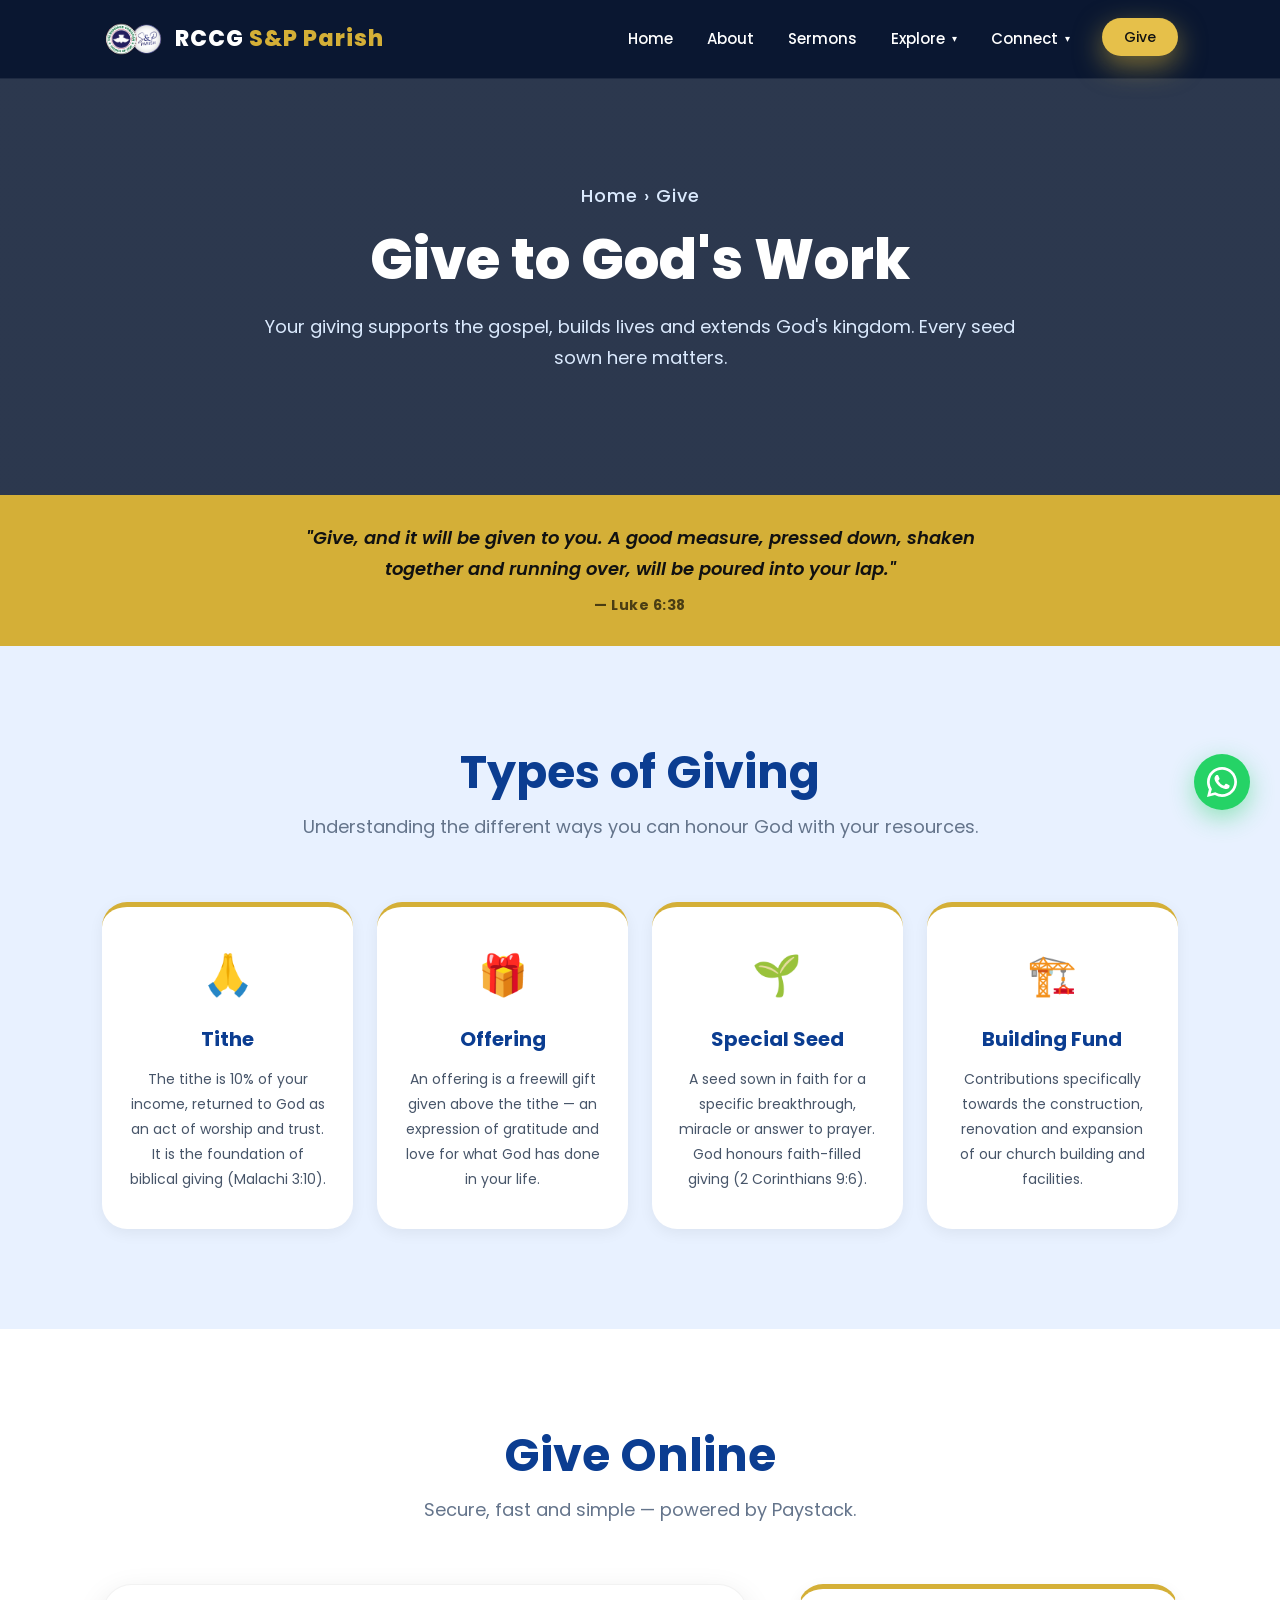
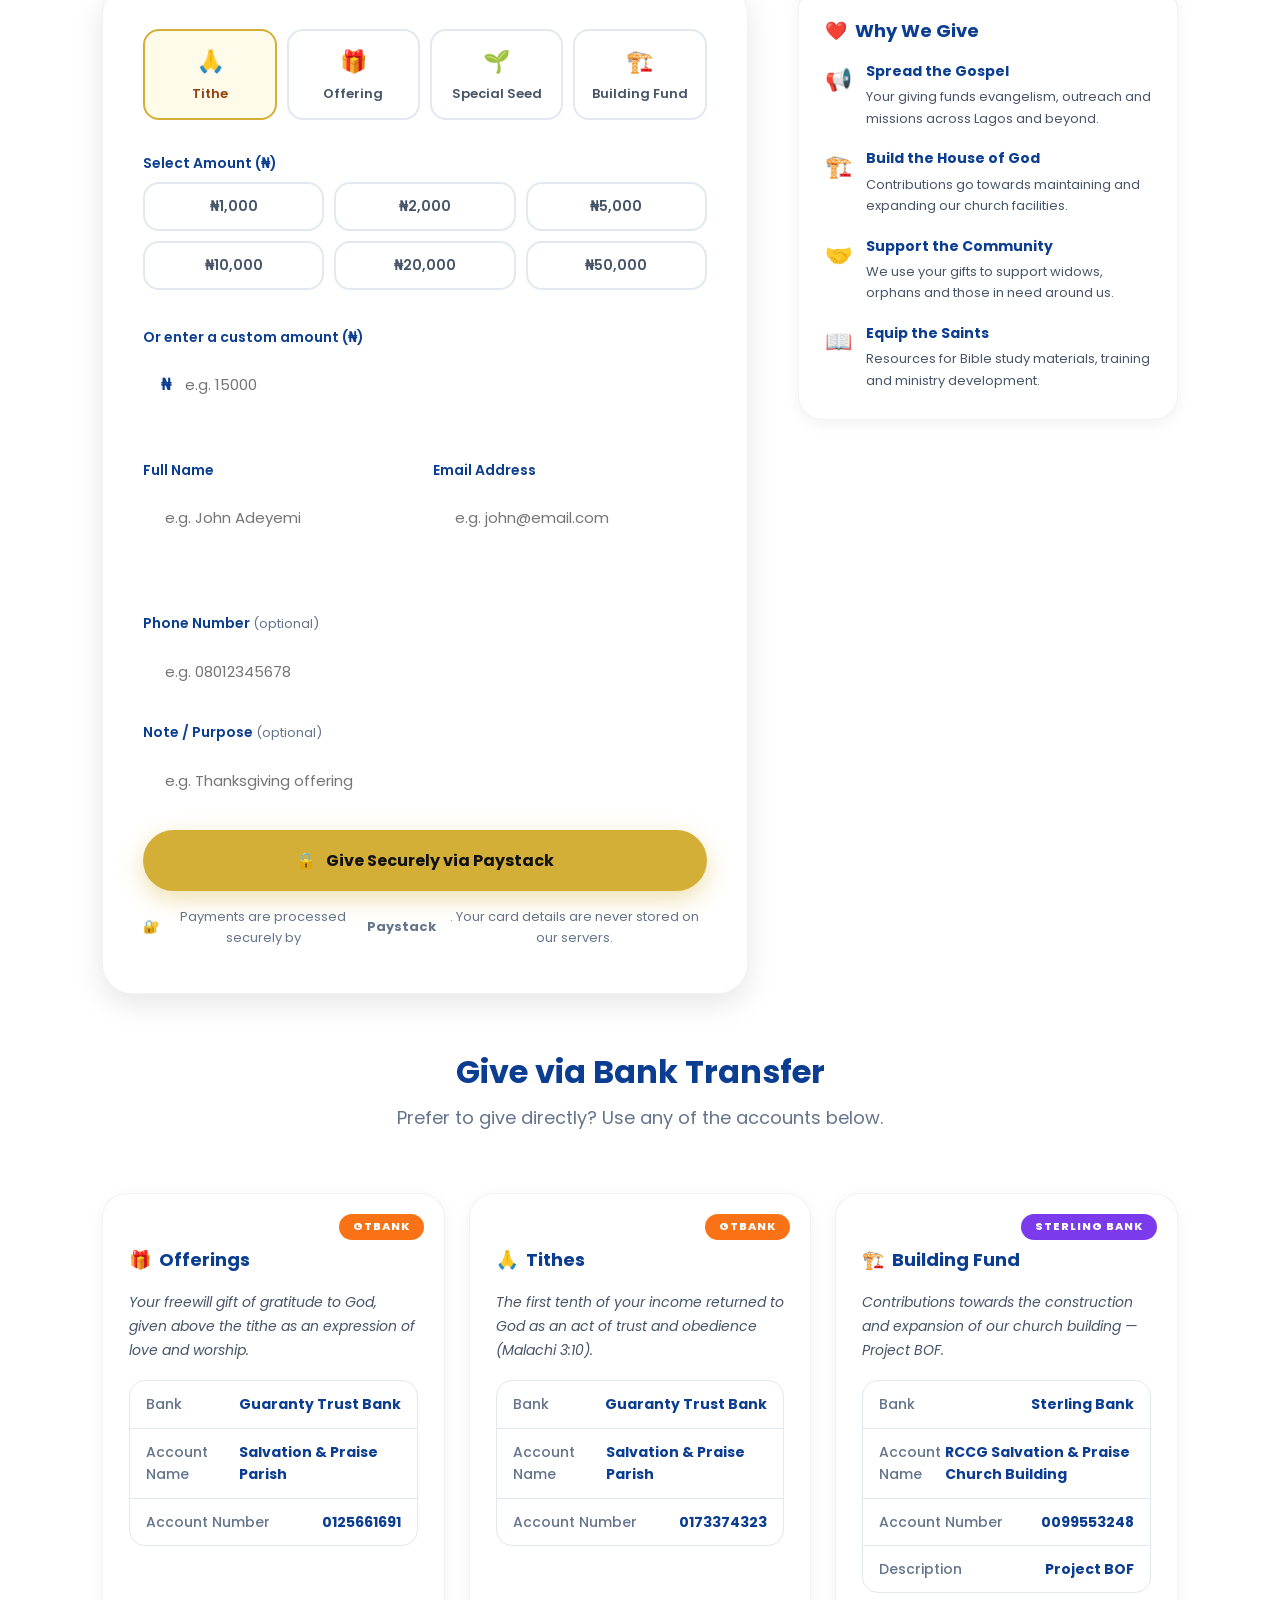
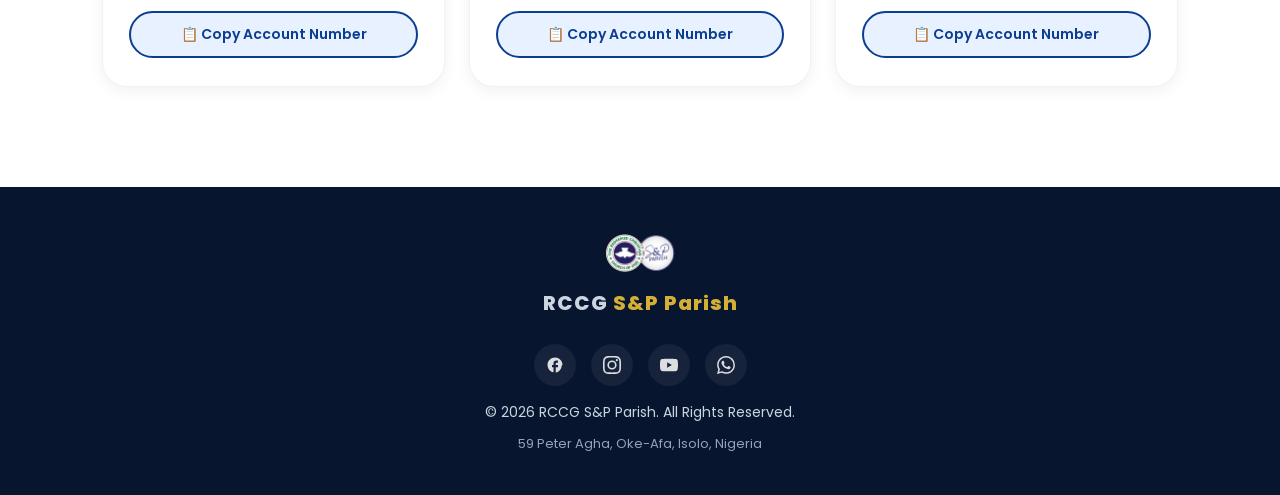
<file: give.html>
<!DOCTYPE html>
<html lang="en">
<head>
  <meta charset="UTF-8" />
  <meta name="viewport" content="width=device-width, initial-scale=1.0"/>
  <meta name="description" content="Give online to RCCG S&P Parish. Pay your tithes, offerings and special seeds securely via Paystack or bank transfer."/>
  <meta property="og:title" content="Give — RCCG S&P Parish"/>
  <meta property="og:description" content="Support the work of God at RCCG S&P Parish through tithes, offerings and donations."/>
  <meta property="og:type" content="website"/>

  <title>Give — RCCG S&P Parish</title>

  <link rel="icon" href="assets/logo.svg" type="image/svg+xml"/>
  <link rel="preconnect" href="https://fonts.googleapis.com"/>
  <link href="https://fonts.googleapis.com/css2?family=Poppins:wght@300;400;500;600;700;800&display=swap" rel="stylesheet"/>
  <link rel="stylesheet" href="css/style.css"/>
  <link rel="stylesheet" href="css/give.css"/>
</head>

<body>

  <!-- ===== NAVBAR ===== -->
  <nav id="navbar" role="navigation" aria-label="Main Navigation">
    <a href="index.html" class="logo" aria-label="RCCG S&P Parish Home">
      <img src="assets/logo.svg" alt="RCCG S&P Parish Logo" class="logo-img"/>
      <span class="logo-text">RCCG <span>S&P Parish</span></span>
    </a>

    <button class="hamburger" id="hamburger" aria-label="Toggle navigation menu" aria-expanded="false">
      <span></span><span></span><span></span>
    </button>

    <ul class="nav-links" id="navLinks" role="list">
      <li class="nav-item"><a href="index.html" class="nav-link">Home</a></li>
      <li class="nav-item"><a href="about.html" class="nav-link">About</a></li>
      <li class="nav-item"><a href="sermons.html" class="nav-link">Sermons</a></li>
      <li class="nav-item">
        <button class="nav-dropdown-toggle" aria-expanded="false" aria-haspopup="true">
          Explore <span class="dropdown-arrow" aria-hidden="true">▾</span>
        </button>
        <ul class="nav-dropdown" role="menu">
          <li role="none"><a href="ministries.html" role="menuitem"><span class="nav-dropdown-icon" aria-hidden="true">✝️</span> Ministries</a></li>
          <li role="none"><a href="events.html" role="menuitem"><span class="nav-dropdown-icon" aria-hidden="true">📅</span> Events</a></li>
          <li role="none"><a href="gallery.html" role="menuitem"><span class="nav-dropdown-icon" aria-hidden="true">📷</span> Gallery</a></li>
          <li role="none"><a href="blog.html" role="menuitem"><span class="nav-dropdown-icon" aria-hidden="true">📝</span> Blog</a></li>
        </ul>
      </li>
      <li class="nav-item">
        <button class="nav-dropdown-toggle" aria-expanded="false" aria-haspopup="true">
          Connect <span class="dropdown-arrow" aria-hidden="true">▾</span>
        </button>
        <ul class="nav-dropdown" role="menu">
          <li role="none"><a href="prayer.html" role="menuitem"><span class="nav-dropdown-icon" aria-hidden="true">🙏</span> Prayer Request</a></li>
          <li role="none"><a href="volunteer.html" role="menuitem"><span class="nav-dropdown-icon" aria-hidden="true">🙋</span> Volunteer</a></li>
          <li role="none"><a href="contact.html" role="menuitem"><span class="nav-dropdown-icon" aria-hidden="true">✉️</span> Contact Us</a></li>
        </ul>
      </li>
      <li class="nav-item"><a href="give.html" class="nav-link btn btn-gold active" style="padding:8px 22px; font-size:14px;">Give</a></li>
    </ul>
  </nav>

  <!-- ===== PAGE HERO ===== -->
  <header class="page-hero" aria-label="Give Banner">
    <div class="page-hero-content reveal">
      <p class="breadcrumb">Home &rsaquo; Give</p>
      <h1>Give to God's Work</h1>
      <p>Your giving supports the gospel, builds lives and extends God's kingdom. Every seed sown here matters.</p>
    </div>
  </header>

  <!-- ===== SCRIPTURE BANNER ===== -->
  <div class="scripture-banner" role="note" aria-label="Scripture on giving">
    <blockquote>
      "Give, and it will be given to you. A good measure, pressed down, shaken together and running over, will be poured into your lap."
      <cite>— Luke 6:38</cite>
    </blockquote>
  </div>

  <!-- ===== GIVING TYPES EXPLAINED ===== -->
  <section class="giving-types-section" aria-labelledby="types-heading">
    <div class="section-title reveal">
      <h2 id="types-heading">Types of Giving</h2>
      <p>Understanding the different ways you can honour God with your resources.</p>
    </div>

    <div class="giving-types-grid">
      <article class="giving-type-card reveal">
        <div class="giving-type-icon" aria-hidden="true">🙏</div>
        <h3>Tithe</h3>
        <p>The tithe is 10% of your income, returned to God as an act of worship and trust. It is the foundation of biblical giving (Malachi 3:10).</p>
      </article>

      <article class="giving-type-card reveal">
        <div class="giving-type-icon" aria-hidden="true">🎁</div>
        <h3>Offering</h3>
        <p>An offering is a freewill gift given above the tithe — an expression of gratitude and love for what God has done in your life.</p>
      </article>

      <article class="giving-type-card reveal">
        <div class="giving-type-icon" aria-hidden="true">🌱</div>
        <h3>Special Seed</h3>
        <p>A seed sown in faith for a specific breakthrough, miracle or answer to prayer. God honours faith-filled giving (2 Corinthians 9:6).</p>
      </article>

      <article class="giving-type-card reveal">
        <div class="giving-type-icon" aria-hidden="true">🏗️</div>
        <h3>Building Fund</h3>
        <p>Contributions specifically towards the construction, renovation and expansion of our church building and facilities.</p>
      </article>
    </div>
  </section>

  <!-- ===== GIVING FORM ===== -->
  <section id="give-online" aria-labelledby="give-heading">
    <div class="section-title reveal">
      <h2 id="give-heading">Give Online</h2>
      <p>Secure, fast and simple — powered by Paystack.</p>
    </div>

    <div class="give-layout">

      <!-- Left: Giving Form -->
      <div class="give-form-wrap reveal">
        <form id="giveForm" novalidate aria-label="Online giving form">

          <!-- Giving type tabs -->
          <div class="give-type-tabs" role="group" aria-label="Select giving type">
            <button type="button" class="give-type-btn active" data-type="tithe" aria-pressed="true">
              <span aria-hidden="true">🙏</span> Tithe
            </button>
            <button type="button" class="give-type-btn" data-type="offering" aria-pressed="false">
              <span aria-hidden="true">🎁</span> Offering
            </button>
            <button type="button" class="give-type-btn" data-type="seed" aria-pressed="false">
              <span aria-hidden="true">🌱</span> Special Seed
            </button>
            <button type="button" class="give-type-btn" data-type="project" aria-pressed="false">
              <span aria-hidden="true">🏗️</span> Building Fund
            </button>
          </div>

          <!-- Hidden input to track selected type -->
          <input type="hidden" id="givingType" name="givingType" value="tithe"/>

          <!-- Amount selection -->
          <div class="form-group">
            <label>Select Amount (₦)</label>
            <div class="amount-presets" role="group" aria-label="Preset giving amounts">
              <button type="button" class="amount-btn" data-amount="1000">₦1,000</button>
              <button type="button" class="amount-btn" data-amount="2000">₦2,000</button>
              <button type="button" class="amount-btn" data-amount="5000">₦5,000</button>
              <button type="button" class="amount-btn" data-amount="10000">₦10,000</button>
              <button type="button" class="amount-btn" data-amount="20000">₦20,000</button>
              <button type="button" class="amount-btn" data-amount="50000">₦50,000</button>
            </div>
          </div>

          <div class="form-group">
            <label for="customAmount">Or enter a custom amount (₦)</label>
            <div class="amount-input-wrap">
              <span class="currency-symbol" aria-hidden="true">₦</span>
              <input
                type="number"
                id="customAmount"
                name="amount"
                placeholder="e.g. 15000"
                min="100"
                step="100"
                autocomplete="off"
                aria-describedby="amountError"
              />
            </div>
            <span class="error-msg" id="amountError" role="alert"></span>
          </div>

          <!-- Donor details -->
          <div class="form-row">
            <div class="form-group">
              <label for="donorName">Full Name</label>
              <input
                type="text"
                id="donorName"
                name="donorName"
                placeholder="e.g. John Adeyemi"
                required
                autocomplete="name"
                aria-describedby="nameError"
              />
              <span class="error-msg" id="nameError" role="alert"></span>
            </div>
            <div class="form-group">
              <label for="donorEmail">Email Address</label>
              <input
                type="email"
                id="donorEmail"
                name="donorEmail"
                placeholder="e.g. john@email.com"
                required
                autocomplete="email"
                aria-describedby="emailError"
              />
              <span class="error-msg" id="emailError" role="alert"></span>
            </div>
          </div>

          <div class="form-group">
            <label for="donorPhone">Phone Number <span class="optional">(optional)</span></label>
            <input
              type="tel"
              id="donorPhone"
              name="donorPhone"
              placeholder="e.g. 08012345678"
              autocomplete="tel"
            />
          </div>

          <div class="form-group">
            <label for="giveNote">Note / Purpose <span class="optional">(optional)</span></label>
            <input
              type="text"
              id="giveNote"
              name="giveNote"
              placeholder="e.g. Thanksgiving offering"
            />
          </div>

          <!-- Summary -->
          <div class="give-summary" id="giveSummary" hidden aria-live="polite">
            <div class="give-summary-row">
              <span>Giving type:</span>
              <strong id="summaryType">—</strong>
            </div>
            <div class="give-summary-row">
              <span>Amount:</span>
              <strong id="summaryAmount">—</strong>
            </div>
          </div>

          <!-- Paystack button -->
          <button type="submit" class="btn btn-give" id="payBtn">
            <span aria-hidden="true">🔒</span> Give Securely via Paystack
          </button>

          <p class="give-secure-note">
            <span aria-hidden="true">🔐</span>
            Payments are processed securely by <strong>Paystack</strong>. Your card details are never stored on our servers.
          </p>

          <!-- Success message -->
          <div class="give-success" id="giveSuccess" hidden aria-live="polite">
            <span aria-hidden="true">🙌</span>
            <h3>Thank you for your giving!</h3>
            <p>Your seed has been received. May God bless and multiply it back to you in Jesus' name.</p>
          </div>

        </form>
      </div>

      <!-- Right: Why We Give -->
      <div class="give-info reveal">
        <div class="give-info-card give-info-card--why">
          <h3>
            <span aria-hidden="true">❤️</span> Why We Give
          </h3>
          <ul class="why-list" role="list">
            <li>
              <span class="why-icon" aria-hidden="true">📢</span>
              <div>
                <strong>Spread the Gospel</strong>
                <p>Your giving funds evangelism, outreach and missions across Lagos and beyond.</p>
              </div>
            </li>
            <li>
              <span class="why-icon" aria-hidden="true">🏗️</span>
              <div>
                <strong>Build the House of God</strong>
                <p>Contributions go towards maintaining and expanding our church facilities.</p>
              </div>
            </li>
            <li>
              <span class="why-icon" aria-hidden="true">🤝</span>
              <div>
                <strong>Support the Community</strong>
                <p>We use your gifts to support widows, orphans and those in need around us.</p>
              </div>
            </li>
            <li>
              <span class="why-icon" aria-hidden="true">📖</span>
              <div>
                <strong>Equip the Saints</strong>
                <p>Resources for Bible study materials, training and ministry development.</p>
              </div>
            </li>
          </ul>
        </div>
      </div>

    </div>

    <!-- ===== BANK TRANSFER ACCOUNTS ===== -->
    <div class="section-title reveal bank-transfer-title">
      <h2>Give via Bank Transfer</h2>
      <p>Prefer to give directly? Use any of the accounts below.</p>
    </div>

    <div class="bank-accounts-grid reveal">

      <!-- Offerings — GTBank -->
      <div class="give-info-card bank-account-card">
        <div class="bank-account-badge bank-account-badge--gt">GTBank</div>
        <h3><span aria-hidden="true">🎁</span> Offerings</h3>
        <p class="bank-account-desc">Your freewill gift of gratitude to God, given above the tithe as an expression of love and worship.</p>
        <ul class="bank-details" role="list">
          <li>
            <span class="bank-label">Bank</span>
            <span class="bank-value">Guaranty Trust Bank</span>
          </li>
          <li>
            <span class="bank-label">Account Name</span>
            <span class="bank-value">Salvation &amp; Praise Parish</span>
          </li>
          <li>
            <span class="bank-label">Account Number</span>
            <span class="bank-value" id="accountNumber">0125661691</span>
          </li>
        </ul>
        <button class="copy-btn" id="copyAccBtn" aria-label="Copy offerings account number">
          📋 Copy Account Number
        </button>
        <p class="copy-confirm" id="copyConfirm" hidden aria-live="polite">✅ Copied!</p>
      </div>

      <!-- Tithes — GTBank -->
      <div class="give-info-card bank-account-card">
        <div class="bank-account-badge bank-account-badge--gt">GTBank</div>
        <h3><span aria-hidden="true">🙏</span> Tithes</h3>
        <p class="bank-account-desc">The first tenth of your income returned to God as an act of trust and obedience (Malachi 3:10).</p>
        <ul class="bank-details" role="list">
          <li>
            <span class="bank-label">Bank</span>
            <span class="bank-value">Guaranty Trust Bank</span>
          </li>
          <li>
            <span class="bank-label">Account Name</span>
            <span class="bank-value">Salvation &amp; Praise Parish</span>
          </li>
          <li>
            <span class="bank-label">Account Number</span>
            <span class="bank-value" id="tithesAccountNumber">0173374323</span>
          </li>
        </ul>
        <button class="copy-btn" id="copyTithesBtn" aria-label="Copy tithes account number">
          📋 Copy Account Number
        </button>
        <p class="copy-confirm" id="copyTithesConfirm" hidden aria-live="polite">✅ Copied!</p>
      </div>

      <!-- Building Fund — Sterling Bank -->
      <div class="give-info-card bank-account-card">
        <div class="bank-account-badge bank-account-badge--sterling">Sterling Bank</div>
        <h3><span aria-hidden="true">🏗️</span> Building Fund</h3>
        <p class="bank-account-desc">Contributions towards the construction and expansion of our church building — Project BOF.</p>
        <ul class="bank-details" role="list">
          <li>
            <span class="bank-label">Bank</span>
            <span class="bank-value">Sterling Bank</span>
          </li>
          <li>
            <span class="bank-label">Account Name</span>
            <span class="bank-value">RCCG Salvation &amp; Praise Church Building</span>
          </li>
          <li>
            <span class="bank-label">Account Number</span>
            <span class="bank-value" id="buildingAccountNumber">0099553248</span>
          </li>
          <li>
            <span class="bank-label">Description</span>
            <span class="bank-value">Project BOF</span>
          </li>
        </ul>
        <button class="copy-btn" id="copyBuildingBtn" aria-label="Copy building fund account number">
          📋 Copy Account Number
        </button>
        <p class="copy-confirm" id="copyBuildingConfirm" hidden aria-live="polite">✅ Copied!</p>
      </div>

    </div><!-- end .bank-accounts-grid -->
  </section>

  <!-- ===== FOOTER ===== -->
  <footer role="contentinfo">
    <div class="footer-inner">
      <div class="footer-logo-wrap">
        <img src="assets/logo.svg" alt="RCCG S&P Parish" class="footer-logo-img"/>
        <p class="footer-logo">RCCG <span>S&P Parish</span></p>
      </div>
      <div class="footer-socials">
        <a href="https://web.facebook.com/salvationandpraiseparish/" target="_blank" rel="noopener noreferrer" class="footer-social-link footer-social-link--facebook" aria-label="Facebook">
          <svg viewBox="0 0 24 24" fill="currentColor"><path d="M22 12c0-5.52-4.48-10-10-10S2 6.48 2 12c0 4.84 3.44 8.87 8 9.8V15H8v-3h2V9.5C10 7.57 11.57 6 13.5 6H16v3h-2c-.55 0-1 .45-1 1v2h3v3h-3v6.95c4.56-.93 8-4.96 8-9.75z"/></svg>
        </a>
        <a href="https://www.instagram.com/rccgsandpparish/" target="_blank" rel="noopener noreferrer" class="footer-social-link footer-social-link--instagram" aria-label="Instagram">
          <svg viewBox="0 0 24 24" fill="currentColor"><path d="M12 2.163c3.204 0 3.584.012 4.85.07 3.252.148 4.771 1.691 4.919 4.919.058 1.265.069 1.645.069 4.849 0 3.205-.012 3.584-.069 4.849-.149 3.225-1.664 4.771-4.919 4.919-1.266.058-1.644.07-4.85.07-3.204 0-3.584-.012-4.849-.07-3.26-.149-4.771-1.699-4.919-4.92-.058-1.265-.07-1.644-.07-4.849 0-3.204.013-3.583.07-4.849.149-3.227 1.664-4.771 4.919-4.919 1.266-.057 1.645-.069 4.849-.069zM12 0C8.741 0 8.333.014 7.053.072 2.695.272.273 2.69.073 7.051.014 8.333 0 8.741 0 12c0 3.259.014 3.668.072 4.948.2 4.358 2.618 6.78 6.98 6.98 1.281.058 1.689.072 4.948.072 3.259 0 3.668-.014 4.948-.072 4.354-.2 6.782-2.618 6.979-6.98.059-1.28.073-1.689.073-4.948 0-3.259-.014-3.667-.072-4.947-.196-4.354-2.617-6.78-6.979-6.98C15.668.014 15.259 0 12 0zm0 5.838a6.162 6.162 0 100 12.324 6.162 6.162 0 000-12.324zM12 16a4 4 0 110-8 4 4 0 010 8zm6.406-11.845a1.44 1.44 0 100 2.881 1.44 1.44 0 000-2.881z"/></svg>
        </a>
        <a href="https://www.youtube.com/@rccgsandpparish" target="_blank" rel="noopener noreferrer" class="footer-social-link footer-social-link--youtube" aria-label="YouTube">
          <svg viewBox="0 0 24 24" fill="currentColor"><path d="M23.498 6.163a3.003 3.003 0 00-2.11-2.11C19.518 3.545 12 3.545 12 3.545s-7.518 0-9.388.508a3.003 3.003 0 00-2.11 2.11C0 8.033 0 12 0 12s0 3.967.502 5.837a3.003 3.003 0 002.11 2.11c1.87.508 9.388.508 9.388.508s7.518 0 9.388-.508a3.003 3.003 0 002.11-2.11C24 15.967 24 12 24 12s0-3.967-.502-5.837zM9.545 15.568V8.432L15.818 12l-6.273 3.568z"/></svg>
        </a>
        <a href="https://wa.me/2347067346021" target="_blank" rel="noopener noreferrer" class="footer-social-link footer-social-link--whatsapp" aria-label="WhatsApp">
          <svg viewBox="0 0 24 24" fill="currentColor"><path d="M17.472 14.382c-.297-.149-1.758-.867-2.03-.967-.273-.099-.471-.148-.67.15-.197.297-.767.966-.94 1.164-.173.199-.347.223-.644.075-.297-.15-1.255-.463-2.39-1.475-.883-.788-1.48-1.761-1.653-2.059-.173-.297-.018-.458.13-.606.134-.133.298-.347.446-.52.149-.174.198-.298.298-.497.099-.198.05-.371-.025-.52-.075-.149-.669-1.612-.916-2.207-.242-.579-.487-.5-.669-.51-.173-.008-.371-.01-.57-.01-.198 0-.52.074-.792.372-.272.297-1.04 1.016-1.04 2.479 0 1.462 1.067 2.875 1.218 3.074.149.198 2.096 3.2 5.077 4.487.709.306 1.262.489 1.694.625.712.227 1.36.195 1.871.118.571-.085 1.758-.719 2.006-1.413.248-.694.248-1.289.173-1.413-.074-.124-.272-.198-.57-.347m-5.421 7.403h-.004a9.87 9.87 0 01-5.031-1.378l-.361-.214-3.741.982.998-3.648-.235-.374a9.86 9.86 0 01-1.51-5.26c.001-5.45 4.436-9.884 9.888-9.884 2.64 0 5.122 1.03 6.988 2.898a9.825 9.825 0 012.893 6.994c-.003 5.45-4.437 9.884-9.885 9.884m8.413-18.297A11.815 11.815 0 0012.05 0C5.495 0 .16 5.335.157 11.892c0 2.096.547 4.142 1.588 5.945L0 24l6.335-1.662c1.746.953 3.71 1.458 5.704 1.459h.005c6.554 0 11.89-5.335 11.893-11.893a11.821 11.821 0 00-3.48-8.413"/></svg>
        </a>
      </div>
      <p>&copy; <span id="year"></span> RCCG S&P Parish. All Rights Reserved.</p>
      <p class="footer-address">59 Peter Agha, Oke-Afa, Isolo, Nigeria</p>
    </div>
  </footer>

  <!-- ===== SCROLL TO TOP ===== -->
  <button class="scroll-top" id="scrollTop" aria-label="Scroll to top of page">↑</button>

  <!--
    PAYSTACK INTEGRATION:
    1. Sign up at https://paystack.com and get your PUBLIC KEY
    2. Replace 'pk_test_YOUR_PAYSTACK_PUBLIC_KEY_HERE' in give.js with your real key
    3. For production, use your LIVE public key (pk_live_...)
    4. The form will call Paystack's inline popup on submit
  -->
  <script src="https://js.paystack.co/v1/inline.js"></script>
  <script src="js/main.js"></script>
  <script src="js/give.js"></script>
</body>
</html>
</file>
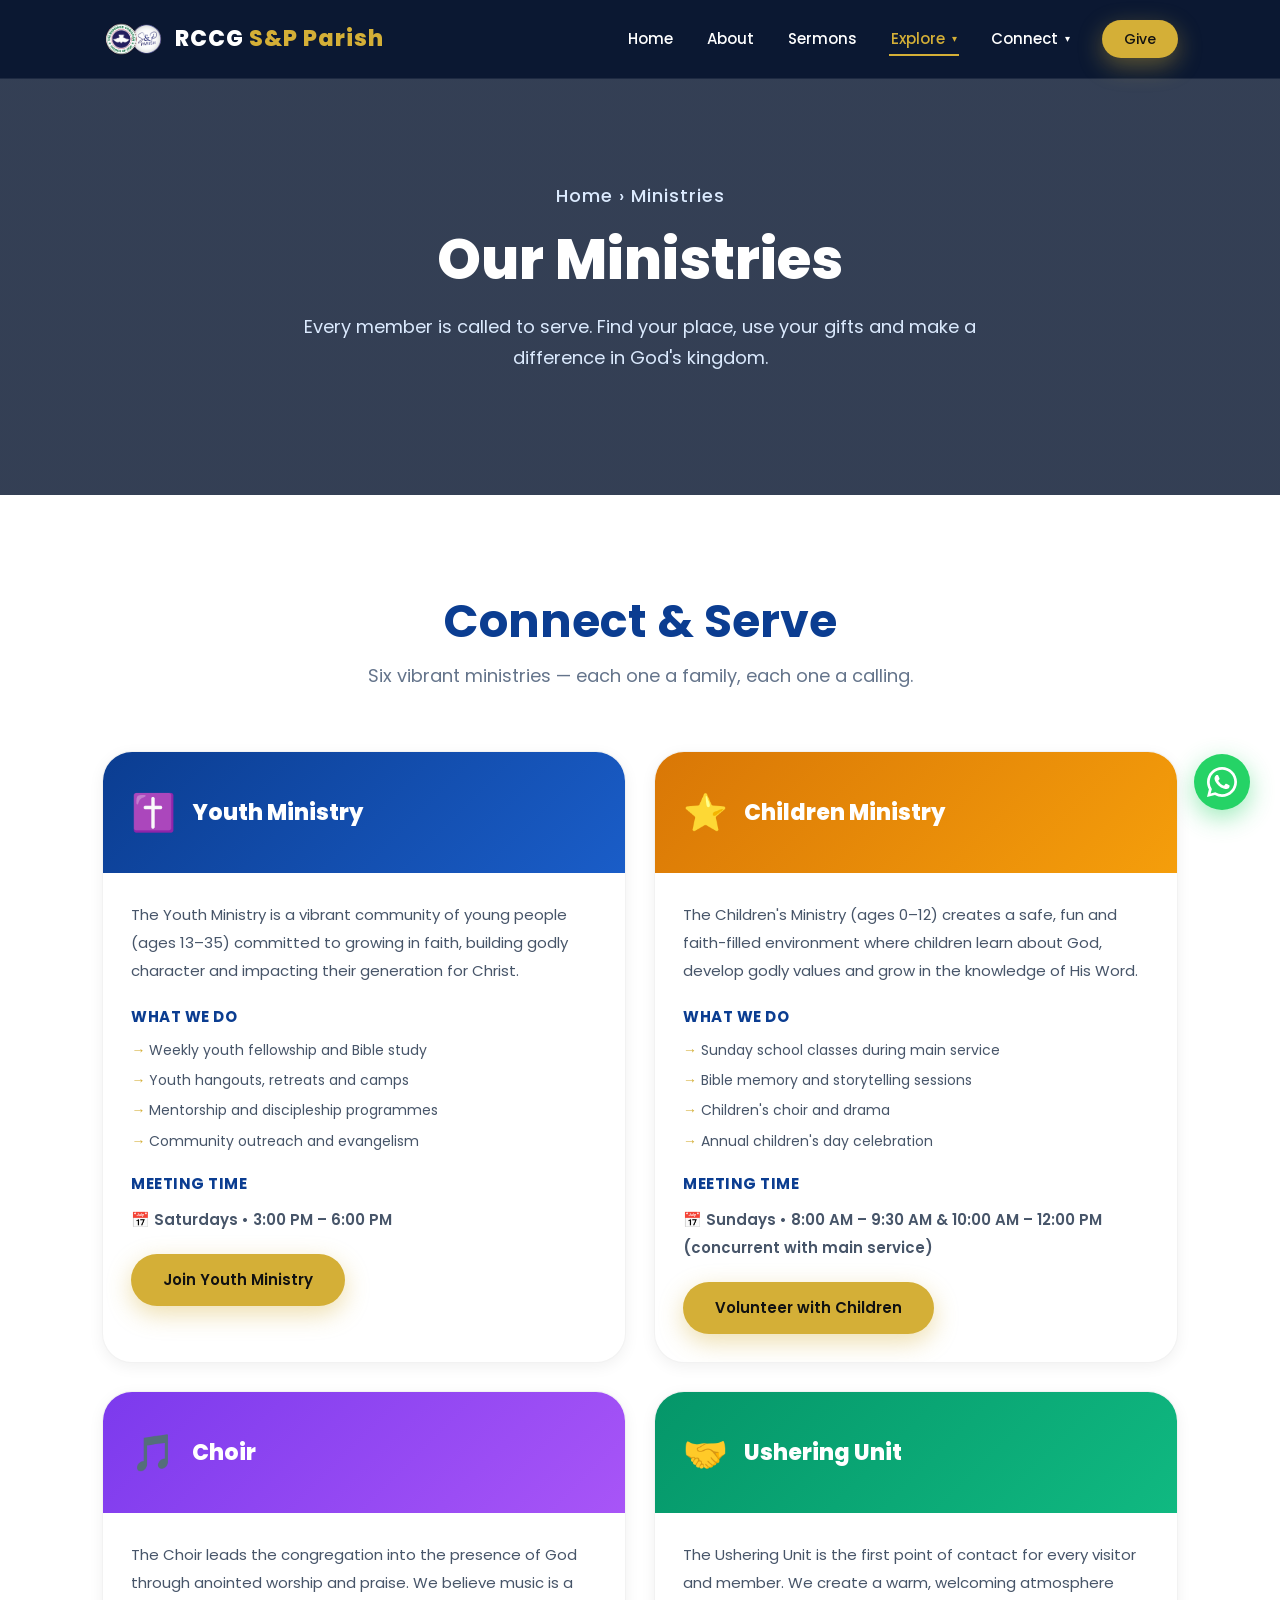
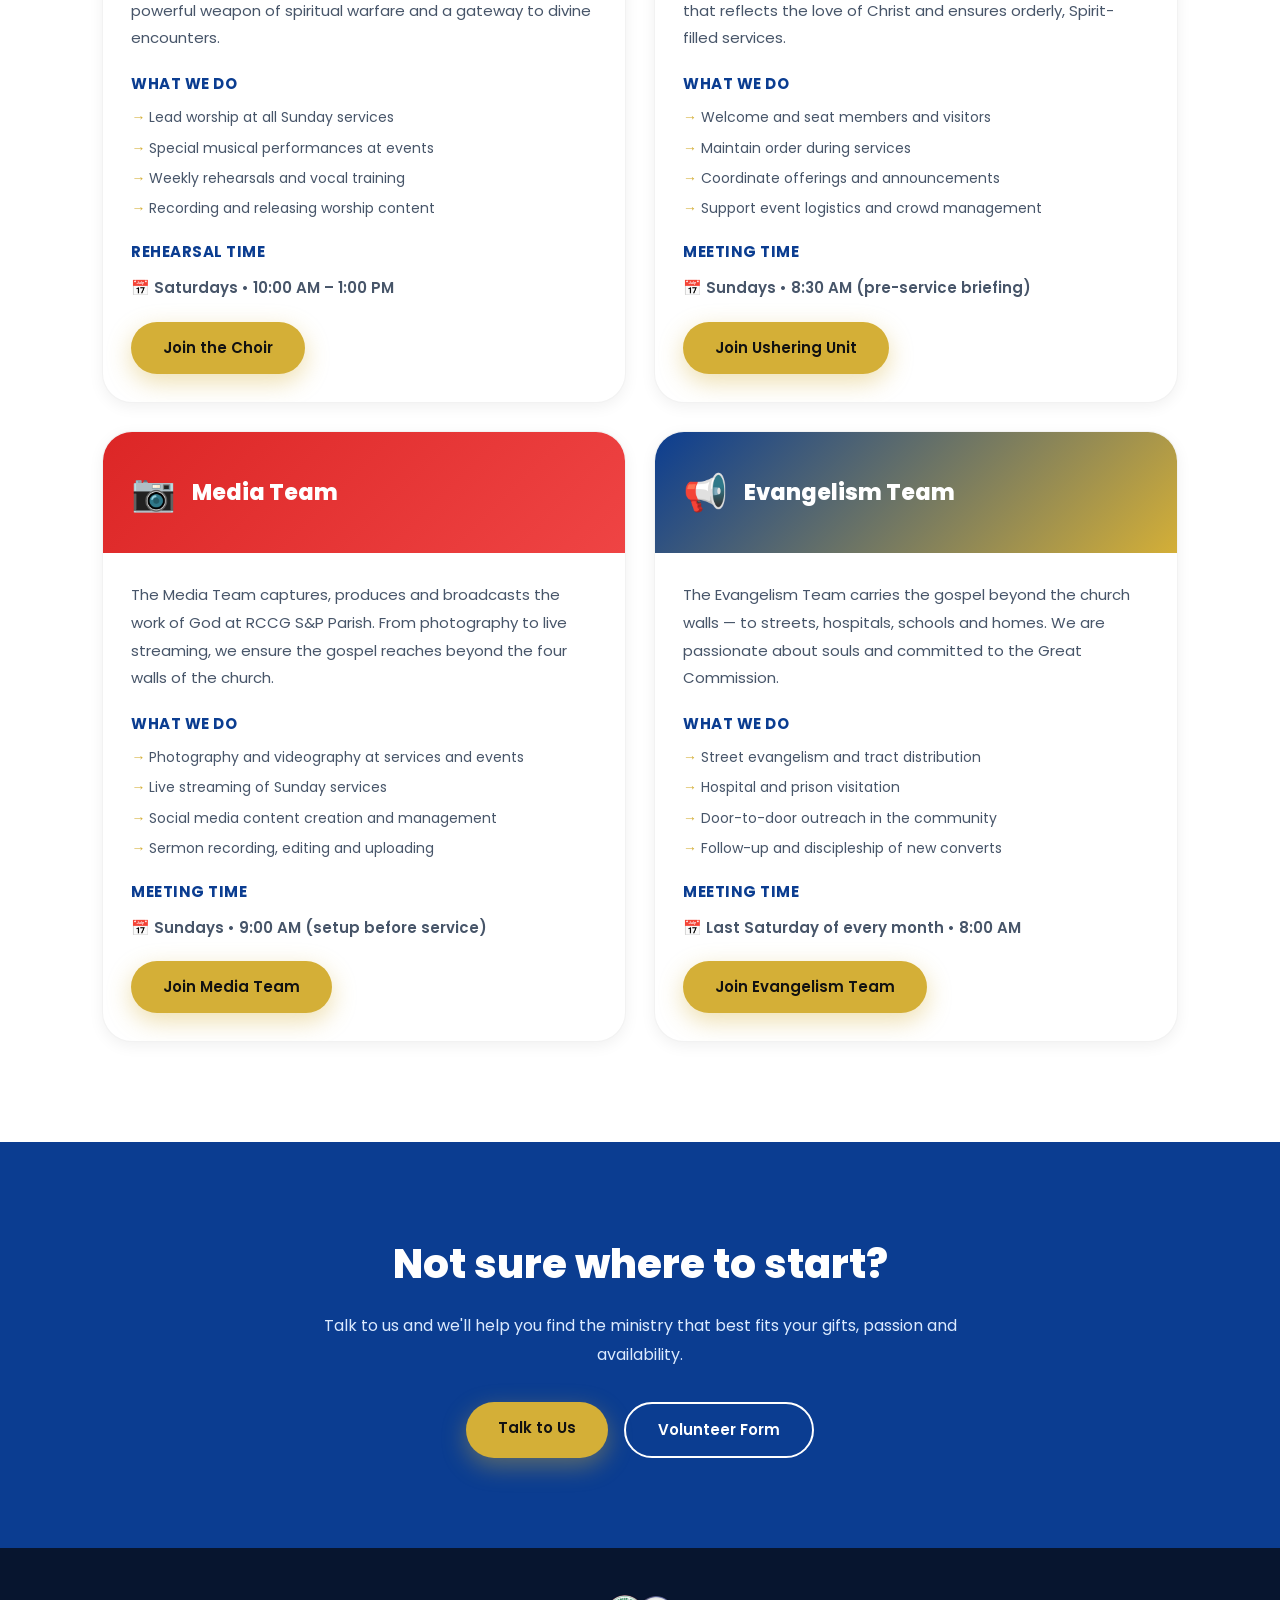
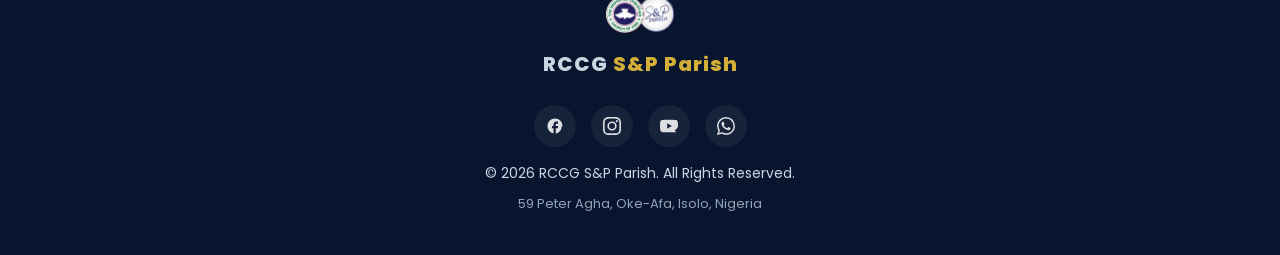
<file: ministries.html>
<!DOCTYPE html>
<html lang="en">
<head>
  <meta charset="UTF-8" />
  <meta name="viewport" content="width=device-width, initial-scale=1.0"/>
  <meta name="description" content="Explore the ministries at RCCG S&P Parish — Youth, Children, Choir, Ushering, Media and Evangelism. Find your place to serve."/>
  <meta property="og:title" content="Ministries — RCCG S&P Parish"/>
  <meta property="og:description" content="Connect, serve and grow through our vibrant ministries at RCCG S&P Parish."/>
  <meta property="og:type" content="website"/>
  <title>Ministries — RCCG S&P Parish</title>
  <link rel="icon" href="assets/logo.svg" type="image/svg+xml"/>
  <link rel="preconnect" href="https://fonts.googleapis.com"/>
  <link href="https://fonts.googleapis.com/css2?family=Poppins:wght@300;400;500;600;700;800&display=swap" rel="stylesheet"/>
  <link rel="stylesheet" href="css/style.css"/>
  <link rel="stylesheet" href="css/ministries.css"/>
</head>
<body>

  <!-- NAVBAR -->
  <nav id="navbar" role="navigation" aria-label="Main Navigation">
    <a href="index.html" class="logo" aria-label="RCCG S&P Parish Home">
      <img src="assets/logo.svg" alt="RCCG S&P Parish Logo" class="logo-img"/>
      <span class="logo-text">RCCG <span>S&P Parish</span></span>
    </a>
    <button class="hamburger" id="hamburger" aria-label="Toggle navigation menu" aria-expanded="false">
      <span></span><span></span><span></span>
    </button>
    <ul class="nav-links" id="navLinks" role="list">
      <li class="nav-item"><a href="index.html" class="nav-link">Home</a></li>
      <li class="nav-item"><a href="about.html" class="nav-link">About</a></li>
      <li class="nav-item"><a href="sermons.html" class="nav-link">Sermons</a></li>
      <li class="nav-item">
        <button class="nav-dropdown-toggle active" aria-expanded="false" aria-haspopup="true">
          Explore <span class="dropdown-arrow" aria-hidden="true">▾</span>
        </button>
        <ul class="nav-dropdown" role="menu">
          <li role="none"><a href="ministries.html" role="menuitem" class="active"><span class="nav-dropdown-icon" aria-hidden="true">✝️</span> Ministries</a></li>
          <li role="none"><a href="events.html" role="menuitem"><span class="nav-dropdown-icon" aria-hidden="true">📅</span> Events</a></li>
          <li role="none"><a href="gallery.html" role="menuitem"><span class="nav-dropdown-icon" aria-hidden="true">📷</span> Gallery</a></li>
          <li role="none"><a href="blog.html" role="menuitem"><span class="nav-dropdown-icon" aria-hidden="true">📝</span> Blog</a></li>
        </ul>
      </li>
      <li class="nav-item">
        <button class="nav-dropdown-toggle" aria-expanded="false" aria-haspopup="true">
          Connect <span class="dropdown-arrow" aria-hidden="true">▾</span>
        </button>
        <ul class="nav-dropdown" role="menu">
          <li role="none"><a href="prayer.html" role="menuitem"><span class="nav-dropdown-icon" aria-hidden="true">🙏</span> Prayer Request</a></li>
          <li role="none"><a href="volunteer.html" role="menuitem"><span class="nav-dropdown-icon" aria-hidden="true">🙋</span> Volunteer</a></li>
          <li role="none"><a href="contact.html" role="menuitem"><span class="nav-dropdown-icon" aria-hidden="true">✉️</span> Contact Us</a></li>
        </ul>
      </li>
      <li class="nav-item"><a href="give.html" class="nav-link btn btn-gold" style="padding:8px 22px; font-size:14px;">Give</a></li>
    </ul>
  </nav>

  <!-- PAGE HERO -->
  <header class="page-hero" aria-label="Ministries Banner">
    <div class="page-hero-content reveal">
      <p class="breadcrumb">Home &rsaquo; Ministries</p>
      <h1>Our Ministries</h1>
      <p>Every member is called to serve. Find your place, use your gifts and make a difference in God's kingdom.</p>
    </div>
  </header>

  <!-- MINISTRIES GRID -->
  <section id="ministries" aria-labelledby="min-heading">
    <div class="section-title reveal">
      <h2 id="min-heading">Connect &amp; Serve</h2>
      <p>Six vibrant ministries — each one a family, each one a calling.</p>
    </div>

    <div class="ministries-detail-grid">

      <article class="ministry-detail-card reveal" id="youth">
        <div class="ministry-detail-header ministry-detail-header--youth">
          <span class="ministry-detail-icon" aria-hidden="true">✝️</span>
          <h2>Youth Ministry</h2>
        </div>
        <div class="ministry-detail-body">
          <p>The Youth Ministry is a vibrant community of young people (ages 13–35) committed to growing in faith, building godly character and impacting their generation for Christ.</p>
          <h3>What We Do</h3>
          <ul role="list">
            <li>Weekly youth fellowship and Bible study</li>
            <li>Youth hangouts, retreats and camps</li>
            <li>Mentorship and discipleship programmes</li>
            <li>Community outreach and evangelism</li>
          </ul>
          <h3>Meeting Time</h3>
          <p class="ministry-meeting">📅 Saturdays &bull; 3:00 PM – 6:00 PM</p>
          <a href="contact.html" class="btn btn-gold">Join Youth Ministry</a>
        </div>
      </article>

      <article class="ministry-detail-card reveal" id="children">
        <div class="ministry-detail-header ministry-detail-header--children">
          <span class="ministry-detail-icon" aria-hidden="true">⭐</span>
          <h2>Children Ministry</h2>
        </div>
        <div class="ministry-detail-body">
          <p>The Children's Ministry (ages 0–12) creates a safe, fun and faith-filled environment where children learn about God, develop godly values and grow in the knowledge of His Word.</p>
          <h3>What We Do</h3>
          <ul role="list">
            <li>Sunday school classes during main service</li>
            <li>Bible memory and storytelling sessions</li>
            <li>Children's choir and drama</li>
            <li>Annual children's day celebration</li>
          </ul>
          <h3>Meeting Time</h3>
          <p class="ministry-meeting">📅 Sundays &bull; 8:00 AM – 9:30 AM &amp; 10:00 AM – 12:00 PM (concurrent with main service)</p>
          <a href="contact.html" class="btn btn-gold">Volunteer with Children</a>
        </div>
      </article>

      <article class="ministry-detail-card reveal" id="choir">
        <div class="ministry-detail-header ministry-detail-header--choir">
          <span class="ministry-detail-icon" aria-hidden="true">🎵</span>
          <h2>Choir</h2>
        </div>
        <div class="ministry-detail-body">
          <p>The Choir leads the congregation into the presence of God through anointed worship and praise. We believe music is a powerful weapon of spiritual warfare and a gateway to divine encounters.</p>
          <h3>What We Do</h3>
          <ul role="list">
            <li>Lead worship at all Sunday services</li>
            <li>Special musical performances at events</li>
            <li>Weekly rehearsals and vocal training</li>
            <li>Recording and releasing worship content</li>
          </ul>
          <h3>Rehearsal Time</h3>
          <p class="ministry-meeting">📅 Saturdays &bull; 10:00 AM – 1:00 PM</p>
          <a href="contact.html" class="btn btn-gold">Join the Choir</a>
        </div>
      </article>

      <article class="ministry-detail-card reveal" id="ushering">
        <div class="ministry-detail-header ministry-detail-header--ushering">
          <span class="ministry-detail-icon" aria-hidden="true">🤝</span>
          <h2>Ushering Unit</h2>
        </div>
        <div class="ministry-detail-body">
          <p>The Ushering Unit is the first point of contact for every visitor and member. We create a warm, welcoming atmosphere that reflects the love of Christ and ensures orderly, Spirit-filled services.</p>
          <h3>What We Do</h3>
          <ul role="list">
            <li>Welcome and seat members and visitors</li>
            <li>Maintain order during services</li>
            <li>Coordinate offerings and announcements</li>
            <li>Support event logistics and crowd management</li>
          </ul>
          <h3>Meeting Time</h3>
          <p class="ministry-meeting">📅 Sundays &bull; 8:30 AM (pre-service briefing)</p>
          <a href="contact.html" class="btn btn-gold">Join Ushering Unit</a>
        </div>
      </article>

      <article class="ministry-detail-card reveal" id="media">
        <div class="ministry-detail-header ministry-detail-header--media">
          <span class="ministry-detail-icon" aria-hidden="true">📷</span>
          <h2>Media Team</h2>
        </div>
        <div class="ministry-detail-body">
          <p>The Media Team captures, produces and broadcasts the work of God at RCCG S&P Parish. From photography to live streaming, we ensure the gospel reaches beyond the four walls of the church.</p>
          <h3>What We Do</h3>
          <ul role="list">
            <li>Photography and videography at services and events</li>
            <li>Live streaming of Sunday services</li>
            <li>Social media content creation and management</li>
            <li>Sermon recording, editing and uploading</li>
          </ul>
          <h3>Meeting Time</h3>
          <p class="ministry-meeting">📅 Sundays &bull; 9:00 AM (setup before service)</p>
          <a href="contact.html" class="btn btn-gold">Join Media Team</a>
        </div>
      </article>

      <article class="ministry-detail-card reveal" id="evangelism">
        <div class="ministry-detail-header ministry-detail-header--evangelism">
          <span class="ministry-detail-icon" aria-hidden="true">📢</span>
          <h2>Evangelism Team</h2>
        </div>
        <div class="ministry-detail-body">
          <p>The Evangelism Team carries the gospel beyond the church walls — to streets, hospitals, schools and homes. We are passionate about souls and committed to the Great Commission.</p>
          <h3>What We Do</h3>
          <ul role="list">
            <li>Street evangelism and tract distribution</li>
            <li>Hospital and prison visitation</li>
            <li>Door-to-door outreach in the community</li>
            <li>Follow-up and discipleship of new converts</li>
          </ul>
          <h3>Meeting Time</h3>
          <p class="ministry-meeting">📅 Last Saturday of every month &bull; 8:00 AM</p>
          <a href="contact.html" class="btn btn-gold">Join Evangelism Team</a>
        </div>
      </article>

    </div>
  </section>

  <!-- CTA -->
  <section class="ministries-cta" aria-label="Get involved">
    <div class="ministries-cta-inner reveal">
      <h2>Not sure where to start?</h2>
      <p>Talk to us and we'll help you find the ministry that best fits your gifts, passion and availability.</p>
      <div class="cta-buttons">
        <a href="contact.html" class="btn btn-gold">Talk to Us</a>
        <a href="volunteer.html" class="btn btn-outline">Volunteer Form</a>
      </div>
    </div>
  </section>

  <!-- FOOTER -->
  <footer role="contentinfo">
    <div class="footer-inner">
      <div class="footer-logo-wrap">
        <img src="assets/logo.svg" alt="RCCG S&P Parish" class="footer-logo-img"/>
        <p class="footer-logo">RCCG <span>S&P Parish</span></p>
      </div>
      <div class="footer-socials">
        <a href="https://web.facebook.com/salvationandpraiseparish/" target="_blank" rel="noopener noreferrer" class="footer-social-link footer-social-link--facebook" aria-label="Facebook">
          <svg viewBox="0 0 24 24" fill="currentColor"><path d="M22 12c0-5.52-4.48-10-10-10S2 6.48 2 12c0 4.84 3.44 8.87 8 9.8V15H8v-3h2V9.5C10 7.57 11.57 6 13.5 6H16v3h-2c-.55 0-1 .45-1 1v2h3v3h-3v6.95c4.56-.93 8-4.96 8-9.75z"/></svg>
        </a>
        <a href="https://www.instagram.com/rccgsandpparish/" target="_blank" rel="noopener noreferrer" class="footer-social-link footer-social-link--instagram" aria-label="Instagram">
          <svg viewBox="0 0 24 24" fill="currentColor"><path d="M12 2.163c3.204 0 3.584.012 4.85.07 3.252.148 4.771 1.691 4.919 4.919.058 1.265.069 1.645.069 4.849 0 3.205-.012 3.584-.069 4.849-.149 3.225-1.664 4.771-4.919 4.919-1.266.058-1.644.07-4.85.07-3.204 0-3.584-.012-4.849-.07-3.26-.149-4.771-1.699-4.919-4.92-.058-1.265-.07-1.644-.07-4.849 0-3.204.013-3.583.07-4.849.149-3.227 1.664-4.771 4.919-4.919 1.266-.057 1.645-.069 4.849-.069zM12 0C8.741 0 8.333.014 7.053.072 2.695.272.273 2.69.073 7.051.014 8.333 0 8.741 0 12c0 3.259.014 3.668.072 4.948.2 4.358 2.618 6.78 6.98 6.98 1.281.058 1.689.072 4.948.072 3.259 0 3.668-.014 4.948-.072 4.354-.2 6.782-2.618 6.979-6.98.059-1.28.073-1.689.073-4.948 0-3.259-.014-3.667-.072-4.947-.196-4.354-2.617-6.78-6.979-6.98C15.668.014 15.259 0 12 0zm0 5.838a6.162 6.162 0 100 12.324 6.162 6.162 0 000-12.324zM12 16a4 4 0 110-8 4 4 0 010 8zm6.406-11.845a1.44 1.44 0 100 2.881 1.44 1.44 0 000-2.881z"/></svg>
        </a>
        <a href="https://www.youtube.com/@rccgsandpparish" target="_blank" rel="noopener noreferrer" class="footer-social-link footer-social-link--youtube" aria-label="YouTube">
          <svg viewBox="0 0 24 24" fill="currentColor"><path d="M23.498 6.163a3.003 3.003 0 00-2.11-2.11C19.518 3.545 12 3.545 12 3.545s-7.518 0-9.388.508a3.003 3.003 0 00-2.11 2.11C0 8.033 0 12 0 12s0 3.967.502 5.837a3.003 3.003 0 002.11 2.11c1.87.508 9.388.508 9.388.508s7.518 0 9.388-.508a3.003 3.003 0 00-2.11-2.11C24 15.967 24 12 24 12s0-3.967-.502-5.837zM9.545 15.568V8.432L15.818 12l-6.273 3.568z"/></svg>
        </a>
        <a href="https://wa.me/2347067346021" target="_blank" rel="noopener noreferrer" class="footer-social-link footer-social-link--whatsapp" aria-label="WhatsApp">
          <svg viewBox="0 0 24 24" fill="currentColor"><path d="M17.472 14.382c-.297-.149-1.758-.867-2.03-.967-.273-.099-.471-.148-.67.15-.197.297-.767.966-.94 1.164-.173.199-.347.223-.644.075-.297-.15-1.255-.463-2.39-1.475-.883-.788-1.48-1.761-1.653-2.059-.173-.297-.018-.458.13-.606.134-.133.298-.347.446-.52.149-.174.198-.298.298-.497.099-.198.05-.371-.025-.52-.075-.149-.669-1.612-.916-2.207-.242-.579-.487-.5-.669-.51-.173-.008-.371-.01-.57-.01-.198 0-.52.074-.792.372-.272.297-1.04 1.016-1.04 2.479 0 1.462 1.067 2.875 1.218 3.074.149.198 2.096 3.2 5.077 4.487.709.306 1.262.489 1.694.625.712.227 1.36.195 1.871.118.571-.085 1.758-.719 2.006-1.413.248-.694.248-1.289.173-1.413-.074-.124-.272-.198-.57-.347m-5.421 7.403h-.004a9.87 9.87 0 01-5.031-1.378l-.361-.214-3.741.982.998-3.648-.235-.374a9.86 9.86 0 01-1.51-5.26c.001-5.45 4.436-9.884 9.888-9.884 2.64 0 5.122 1.03 6.988 2.898a9.825 9.825 0 012.893 6.994c-.003 5.45-4.437 9.884-9.885 9.884m8.413-18.297A11.815 11.815 0 0012.05 0C5.495 0 .16 5.335.157 11.892c0 2.096.547 4.142 1.588 5.945L0 24l6.335-1.662c1.746.953 3.71 1.458 5.704 1.459h.005c6.554 0 11.89-5.335 11.893-11.893a11.821 11.821 0 00-3.48-8.413"/></svg>
        </a>
      </div>
      <p>&copy; <span id="year"></span> RCCG S&P Parish. All Rights Reserved.</p>
      <p class="footer-address">59 Peter Agha, Oke-Afa, Isolo, Nigeria</p>
    </div>
  </footer>

  <button class="scroll-top" id="scrollTop" aria-label="Scroll to top of page">↑</button>
  <script src="js/main.js"></script>
</body>
</html>
</file>
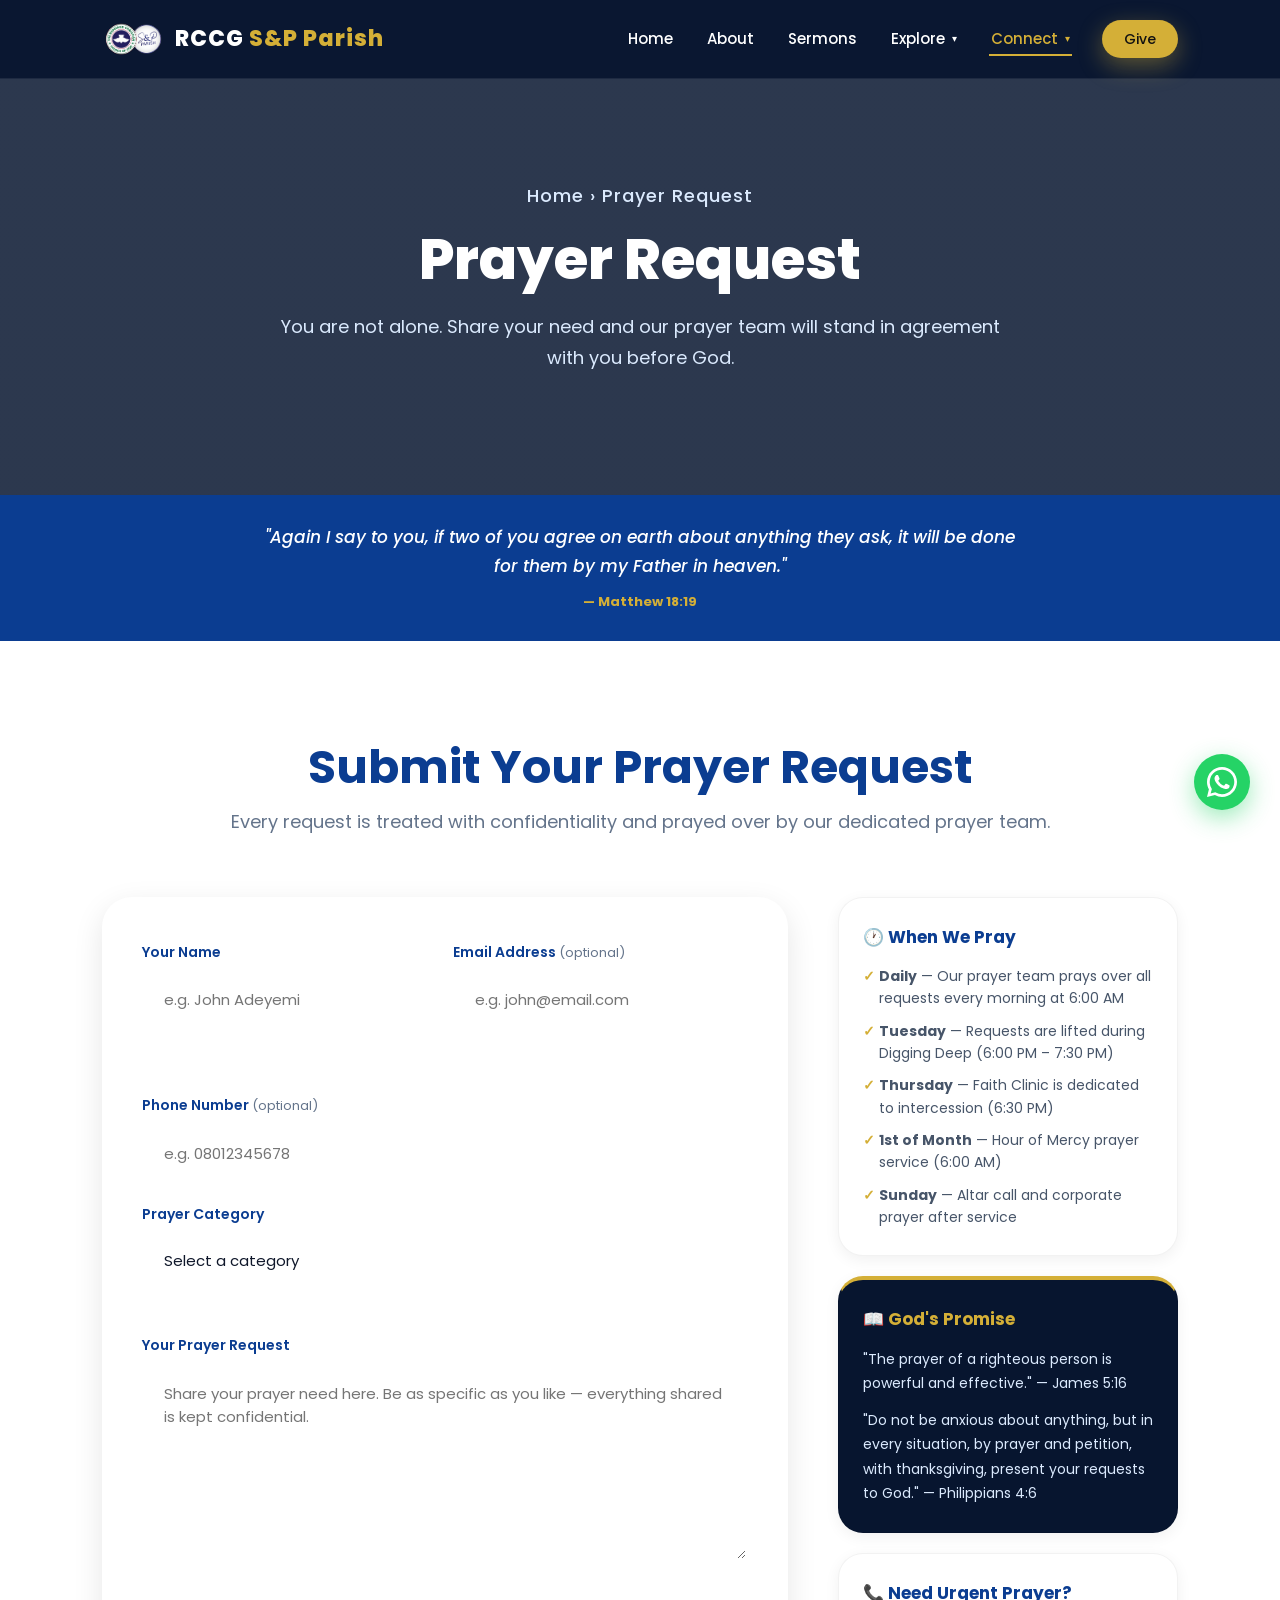
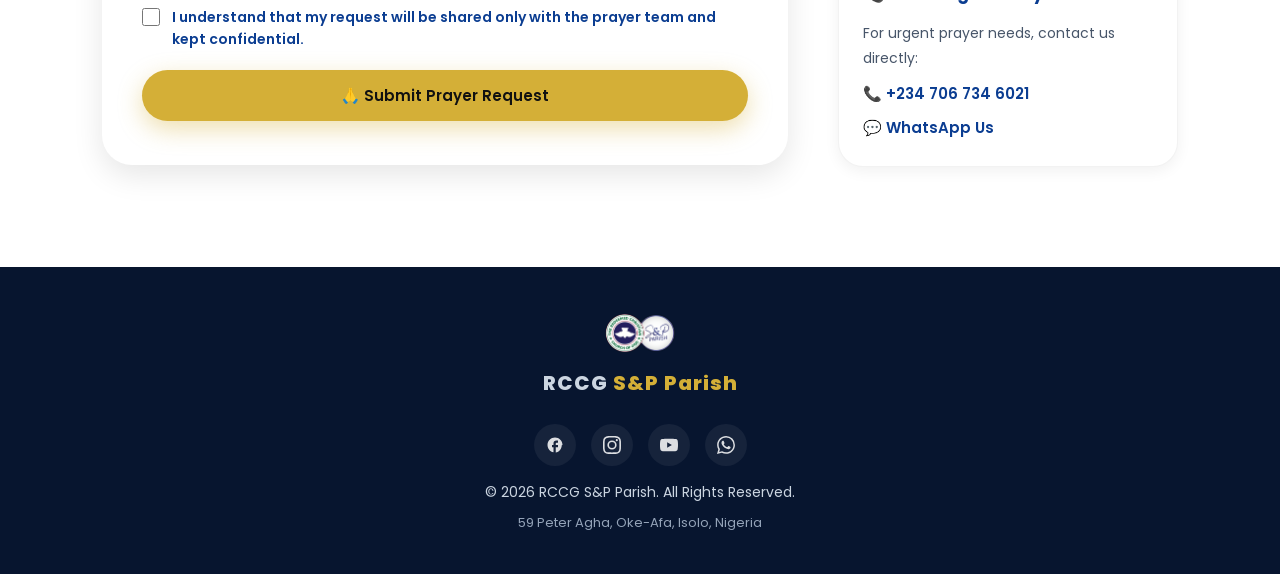
<file: prayer.html>
<!DOCTYPE html>
<html lang="en">
<head>
  <meta charset="UTF-8" />
  <meta name="viewport" content="width=device-width, initial-scale=1.0"/>
  <meta name="description" content="Submit your prayer request to RCCG S&P Parish. Our prayer team will stand in agreement with you before God."/>
  <meta property="og:title" content="Prayer Request — RCCG S&P Parish"/>
  <meta property="og:description" content="Submit your prayer request and let our team pray with you."/>
  <meta property="og:type" content="website"/>
  <title>Prayer Request — RCCG S&P Parish</title>
  <link rel="icon" href="assets/logo.svg" type="image/svg+xml"/>
  <link rel="preconnect" href="https://fonts.googleapis.com"/>
  <link href="https://fonts.googleapis.com/css2?family=Poppins:wght@300;400;500;600;700;800&display=swap" rel="stylesheet"/>
  <link rel="stylesheet" href="css/style.css"/>
  <link rel="stylesheet" href="css/prayer.css"/>
</head>
<body>

  <!-- NAVBAR -->
  <nav id="navbar" role="navigation" aria-label="Main Navigation">
    <a href="index.html" class="logo" aria-label="RCCG S&P Parish Home">
      <img src="assets/logo.svg" alt="RCCG S&P Parish Logo" class="logo-img"/>
      <span class="logo-text">RCCG <span>S&P Parish</span></span>
    </a>
    <button class="hamburger" id="hamburger" aria-label="Toggle navigation menu" aria-expanded="false">
      <span></span><span></span><span></span>
    </button>
    <ul class="nav-links" id="navLinks" role="list">
      <li class="nav-item"><a href="index.html" class="nav-link">Home</a></li>
      <li class="nav-item"><a href="about.html" class="nav-link">About</a></li>
      <li class="nav-item"><a href="sermons.html" class="nav-link">Sermons</a></li>
      <li class="nav-item">
        <button class="nav-dropdown-toggle" aria-expanded="false" aria-haspopup="true">
          Explore <span class="dropdown-arrow" aria-hidden="true">▾</span>
        </button>
        <ul class="nav-dropdown" role="menu">
          <li role="none"><a href="ministries.html" role="menuitem"><span class="nav-dropdown-icon" aria-hidden="true">✝️</span> Ministries</a></li>
          <li role="none"><a href="events.html" role="menuitem"><span class="nav-dropdown-icon" aria-hidden="true">📅</span> Events</a></li>
          <li role="none"><a href="gallery.html" role="menuitem"><span class="nav-dropdown-icon" aria-hidden="true">📷</span> Gallery</a></li>
          <li role="none"><a href="blog.html" role="menuitem"><span class="nav-dropdown-icon" aria-hidden="true">📝</span> Blog</a></li>
        </ul>
      </li>
      <li class="nav-item">
        <button class="nav-dropdown-toggle active" aria-expanded="false" aria-haspopup="true">
          Connect <span class="dropdown-arrow" aria-hidden="true">▾</span>
        </button>
        <ul class="nav-dropdown" role="menu">
          <li role="none"><a href="prayer.html" role="menuitem" class="active"><span class="nav-dropdown-icon" aria-hidden="true">🙏</span> Prayer Request</a></li>
          <li role="none"><a href="volunteer.html" role="menuitem"><span class="nav-dropdown-icon" aria-hidden="true">🙋</span> Volunteer</a></li>
          <li role="none"><a href="contact.html" role="menuitem"><span class="nav-dropdown-icon" aria-hidden="true">✉️</span> Contact Us</a></li>
        </ul>
      </li>
      <li class="nav-item"><a href="give.html" class="nav-link btn btn-gold" style="padding:8px 22px; font-size:14px;">Give</a></li>
    </ul>
  </nav>

  <!-- PAGE HERO -->
  <header class="page-hero" aria-label="Prayer Request Banner">
    <div class="page-hero-content reveal">
      <p class="breadcrumb">Home &rsaquo; Prayer Request</p>
      <h1>Prayer Request</h1>
      <p>You are not alone. Share your need and our prayer team will stand in agreement with you before God.</p>
    </div>
  </header>

  <!-- SCRIPTURE -->
  <div class="scripture-banner" role="note">
    <blockquote>
      "Again I say to you, if two of you agree on earth about anything they ask, it will be done for them by my Father in heaven."
      <cite>— Matthew 18:19</cite>
    </blockquote>
  </div>

  <!-- PRAYER FORM + INFO -->
  <section id="prayer-form" aria-labelledby="prayer-heading">
    <div class="section-title reveal">
      <h2 id="prayer-heading">Submit Your Prayer Request</h2>
      <p>Every request is treated with confidentiality and prayed over by our dedicated prayer team.</p>
    </div>

    <div class="prayer-layout">

      <!-- Form -->
      <div class="prayer-form-wrap reveal">
        <form id="prayerForm" novalidate aria-label="Prayer request form">

          <div class="form-row">
            <div class="form-group">
              <label for="prayerName">Your Name</label>
              <input type="text" id="prayerName" name="prayerName" placeholder="e.g. John Adeyemi" required autocomplete="name"/>
              <span class="error-msg" id="prayerNameError" role="alert"></span>
            </div>
            <div class="form-group">
              <label for="prayerEmail">Email Address <span class="optional">(optional)</span></label>
              <input type="email" id="prayerEmail" name="prayerEmail" placeholder="e.g. john@email.com" autocomplete="email"/>
              <span class="error-msg" id="prayerEmailError" role="alert"></span>
            </div>
          </div>

          <div class="form-group">
            <label for="prayerPhone">Phone Number <span class="optional">(optional)</span></label>
            <input type="tel" id="prayerPhone" name="prayerPhone" placeholder="e.g. 08012345678" autocomplete="tel"/>
          </div>

          <div class="form-group">
            <label for="prayerCategory">Prayer Category</label>
            <select id="prayerCategory" name="prayerCategory" required aria-describedby="categoryError">
              <option value="" disabled selected>Select a category</option>
              <option value="healing">Healing &amp; Health</option>
              <option value="finances">Finances &amp; Provision</option>
              <option value="family">Family &amp; Relationships</option>
              <option value="salvation">Salvation of a Loved One</option>
              <option value="career">Career &amp; Business</option>
              <option value="marriage">Marriage &amp; Fruitfulness</option>
              <option value="spiritual">Spiritual Growth</option>
              <option value="deliverance">Deliverance &amp; Freedom</option>
              <option value="other">Other</option>
            </select>
            <span class="error-msg" id="categoryError" role="alert"></span>
          </div>

          <div class="form-group">
            <label for="prayerRequest">Your Prayer Request</label>
            <textarea id="prayerRequest" name="prayerRequest" rows="7"
              placeholder="Share your prayer need here. Be as specific as you like — everything shared is kept confidential."
              required aria-describedby="requestError"></textarea>
            <span class="error-msg" id="requestError" role="alert"></span>
          </div>

          <div class="form-group checkbox-group">
            <label class="checkbox-label">
              <input type="checkbox" id="prayerConsent" name="prayerConsent" required/>
              <span>I understand that my request will be shared only with the prayer team and kept confidential.</span>
            </label>
            <span class="error-msg" id="consentError" role="alert"></span>
          </div>

          <button type="submit" class="btn btn-gold btn-full">🙏 Submit Prayer Request</button>

          <div class="form-success" id="prayerSuccess" hidden aria-live="polite">
            🙌 Thank you! Your prayer request has been received. Our prayer team will be interceding for you. God bless you!
          </div>
        </form>
      </div>

      <!-- Info sidebar -->
      <div class="prayer-info reveal">
        <div class="prayer-info-card">
          <h3>🕐 When We Pray</h3>
          <ul class="prayer-times-list" role="list">
            <li><strong>Daily</strong> — Our prayer team prays over all requests every morning at 6:00 AM</li>
            <li><strong>Tuesday</strong> — Requests are lifted during Digging Deep (6:00 PM – 7:30 PM)</li>
            <li><strong>Thursday</strong> — Faith Clinic is dedicated to intercession (6:30 PM)</li>
            <li><strong>1st of Month</strong> — Hour of Mercy prayer service (6:00 AM)</li>
            <li><strong>Sunday</strong> — Altar call and corporate prayer after service</li>
          </ul>
        </div>

        <div class="prayer-info-card prayer-info-card--promise">
          <h3>📖 God's Promise</h3>
          <p>"The prayer of a righteous person is powerful and effective." — James 5:16</p>
          <p>"Do not be anxious about anything, but in every situation, by prayer and petition, with thanksgiving, present your requests to God." — Philippians 4:6</p>
        </div>

        <div class="prayer-info-card">
          <h3>📞 Need Urgent Prayer?</h3>
          <p>For urgent prayer needs, contact us directly:</p>
          <a href="tel:+2347067346021" class="prayer-contact-link">📞 +234 706 734 6021</a>
          <a href="https://wa.me/2347067346021" target="_blank" rel="noopener noreferrer" class="prayer-contact-link">💬 WhatsApp Us</a>
        </div>
      </div>

    </div>
  </section>

  <!-- FOOTER -->
  <footer role="contentinfo">
    <div class="footer-inner">
      <div class="footer-logo-wrap">
        <img src="assets/logo.svg" alt="RCCG S&P Parish" class="footer-logo-img"/>
        <p class="footer-logo">RCCG <span>S&P Parish</span></p>
      </div>
      <div class="footer-socials">
        <a href="https://web.facebook.com/salvationandpraiseparish/" target="_blank" rel="noopener noreferrer" class="footer-social-link footer-social-link--facebook" aria-label="Facebook">
          <svg viewBox="0 0 24 24" fill="currentColor"><path d="M22 12c0-5.52-4.48-10-10-10S2 6.48 2 12c0 4.84 3.44 8.87 8 9.8V15H8v-3h2V9.5C10 7.57 11.57 6 13.5 6H16v3h-2c-.55 0-1 .45-1 1v2h3v3h-3v6.95c4.56-.93 8-4.96 8-9.75z"/></svg>
        </a>
        <a href="https://www.instagram.com/rccgsandpparish/" target="_blank" rel="noopener noreferrer" class="footer-social-link footer-social-link--instagram" aria-label="Instagram">
          <svg viewBox="0 0 24 24" fill="currentColor"><path d="M12 2.163c3.204 0 3.584.012 4.85.07 3.252.148 4.771 1.691 4.919 4.919.058 1.265.069 1.645.069 4.849 0 3.205-.012 3.584-.069 4.849-.149 3.225-1.664 4.771-4.919 4.919-1.266.058-1.644.07-4.85.07-3.204 0-3.584-.012-4.849-.07-3.26-.149-4.771-1.699-4.919-4.92-.058-1.265-.07-1.644-.07-4.849 0-3.204.013-3.583.07-4.849.149-3.227 1.664-4.771 4.919-4.919 1.266-.057 1.645-.069 4.849-.069zM12 0C8.741 0 8.333.014 7.053.072 2.695.272.273 2.69.073 7.051.014 8.333 0 8.741 0 12c0 3.259.014 3.668.072 4.948.2 4.358 2.618 6.78 6.98 6.98 1.281.058 1.689.072 4.948.072 3.259 0 3.668-.014 4.948-.072 4.354-.2 6.782-2.618 6.979-6.98.059-1.28.073-1.689.073-4.948 0-3.259-.014-3.667-.072-4.947-.196-4.354-2.617-6.78-6.979-6.98C15.668.014 15.259 0 12 0zm0 5.838a6.162 6.162 0 100 12.324 6.162 6.162 0 000-12.324zM12 16a4 4 0 110-8 4 4 0 010 8zm6.406-11.845a1.44 1.44 0 100 2.881 1.44 1.44 0 000-2.881z"/></svg>
        </a>
        <a href="https://www.youtube.com/@rccgsandpparish" target="_blank" rel="noopener noreferrer" class="footer-social-link footer-social-link--youtube" aria-label="YouTube">
          <svg viewBox="0 0 24 24" fill="currentColor"><path d="M23.498 6.163a3.003 3.003 0 00-2.11-2.11C19.518 3.545 12 3.545 12 3.545s-7.518 0-9.388.508a3.003 3.003 0 00-2.11 2.11C0 8.033 0 12 0 12s0 3.967.502 5.837a3.003 3.003 0 002.11 2.11c1.87.508 9.388.508 9.388.508s7.518 0 9.388-.508a3.003 3.003 0 002.11-2.11C24 15.967 24 12 24 12s0-3.967-.502-5.837zM9.545 15.568V8.432L15.818 12l-6.273 3.568z"/></svg>
        </a>
        <a href="https://wa.me/2347067346021" target="_blank" rel="noopener noreferrer" class="footer-social-link footer-social-link--whatsapp" aria-label="WhatsApp">
          <svg viewBox="0 0 24 24" fill="currentColor"><path d="M17.472 14.382c-.297-.149-1.758-.867-2.03-.967-.273-.099-.471-.148-.67.15-.197.297-.767.966-.94 1.164-.173.199-.347.223-.644.075-.297-.15-1.255-.463-2.39-1.475-.883-.788-1.48-1.761-1.653-2.059-.173-.297-.018-.458.13-.606.134-.133.298-.347.446-.52.149-.174.198-.298.298-.497.099-.198.05-.371-.025-.52-.075-.149-.669-1.612-.916-2.207-.242-.579-.487-.5-.669-.51-.173-.008-.371-.01-.57-.01-.198 0-.52.074-.792.372-.272.297-1.04 1.016-1.04 2.479 0 1.462 1.067 2.875 1.218 3.074.149.198 2.096 3.2 5.077 4.487.709.306 1.262.489 1.694.625.712.227 1.36.195 1.871.118.571-.085 1.758-.719 2.006-1.413.248-.694.248-1.289.173-1.413-.074-.124-.272-.198-.57-.347m-5.421 7.403h-.004a9.87 9.87 0 01-5.031-1.378l-.361-.214-3.741.982.998-3.648-.235-.374a9.86 9.86 0 01-1.51-5.26c.001-5.45 4.436-9.884 9.888-9.884 2.64 0 5.122 1.03 6.988 2.898a9.825 9.825 0 012.893 6.994c-.003 5.45-4.437 9.884-9.885 9.884m8.413-18.297A11.815 11.815 0 0012.05 0C5.495 0 .16 5.335.157 11.892c0 2.096.547 4.142 1.588 5.945L0 24l6.335-1.662c1.746.953 3.71 1.458 5.704 1.459h.005c6.554 0 11.89-5.335 11.893-11.893a11.821 11.821 0 00-3.48-8.413"/></svg>
        </a>
      </div>
      <p>&copy; <span id="year"></span> RCCG S&P Parish. All Rights Reserved.</p>
      <p class="footer-address">59 Peter Agha, Oke-Afa, Isolo, Nigeria</p>
    </div>
  </footer>

  <button class="scroll-top" id="scrollTop" aria-label="Scroll to top of page">↑</button>
  <script src="js/main.js"></script>
  <script src="js/prayer.js"></script>
</body>
</html>
</file>
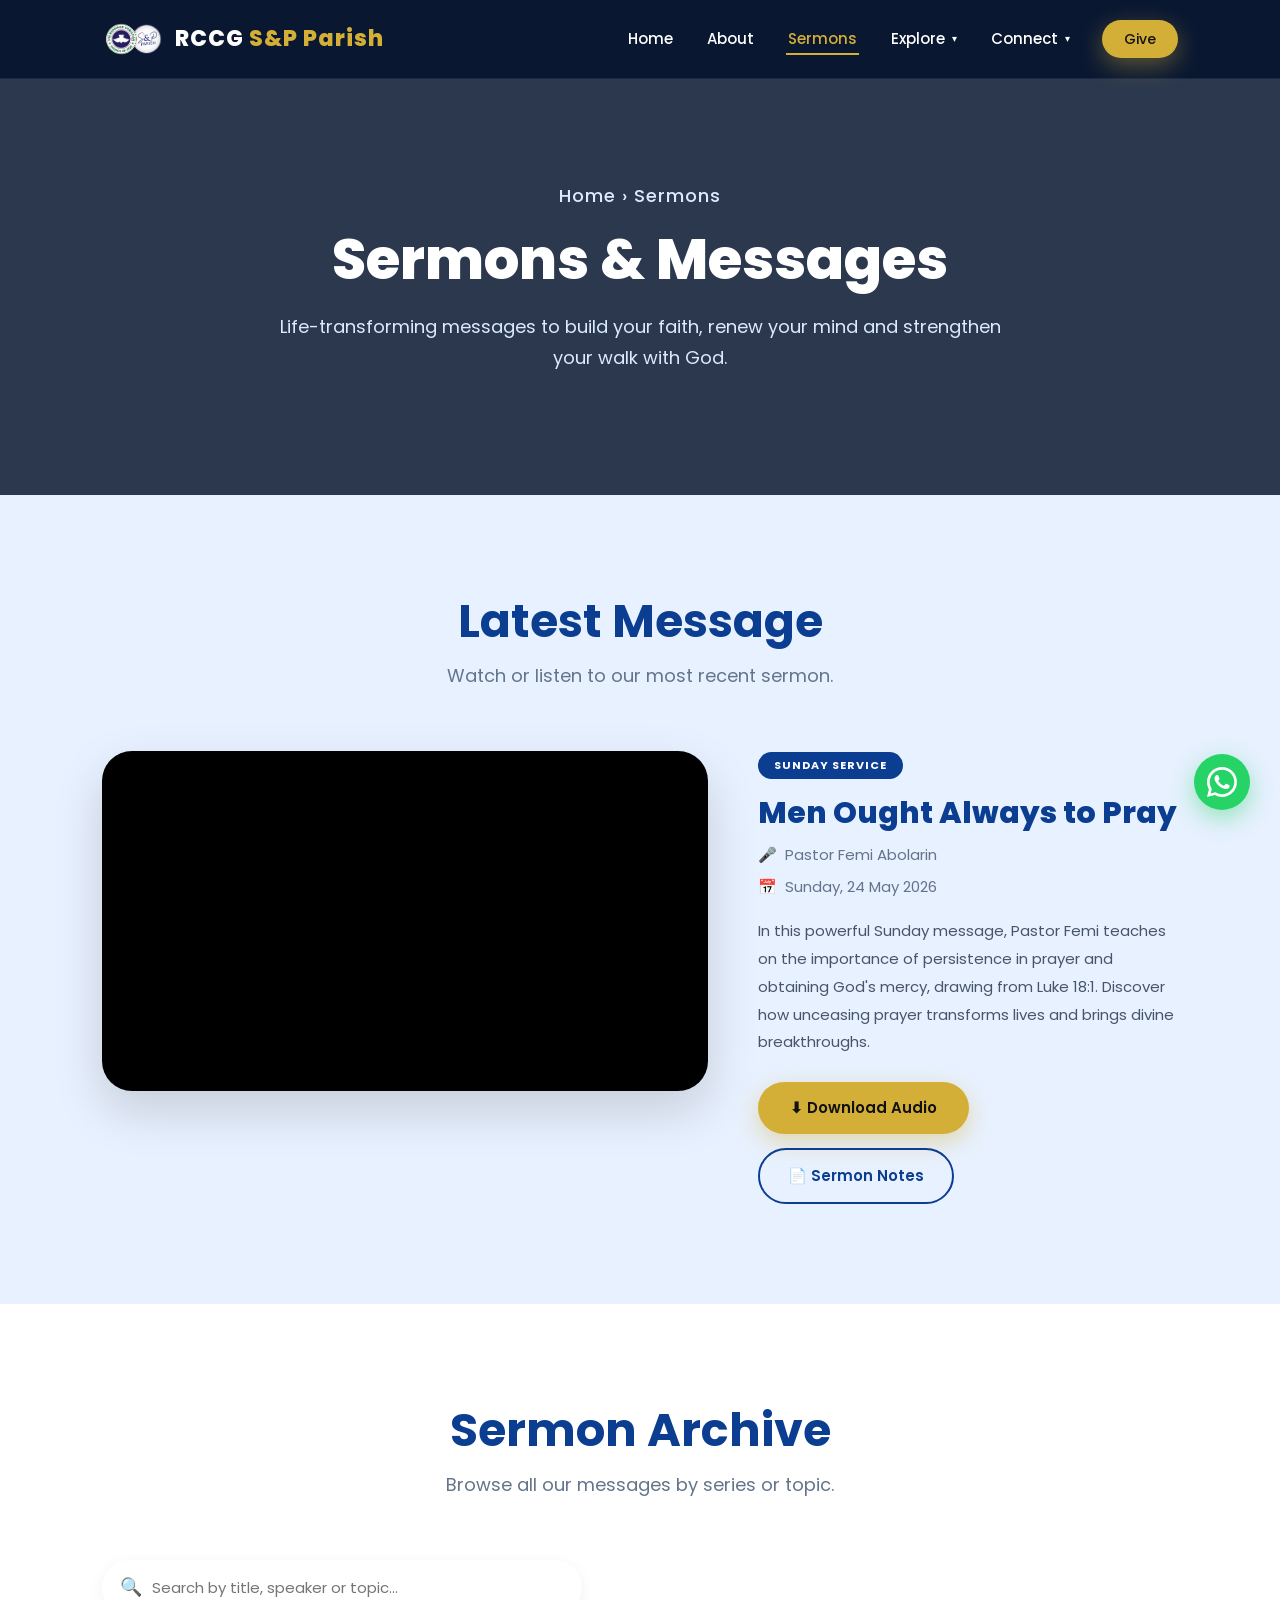
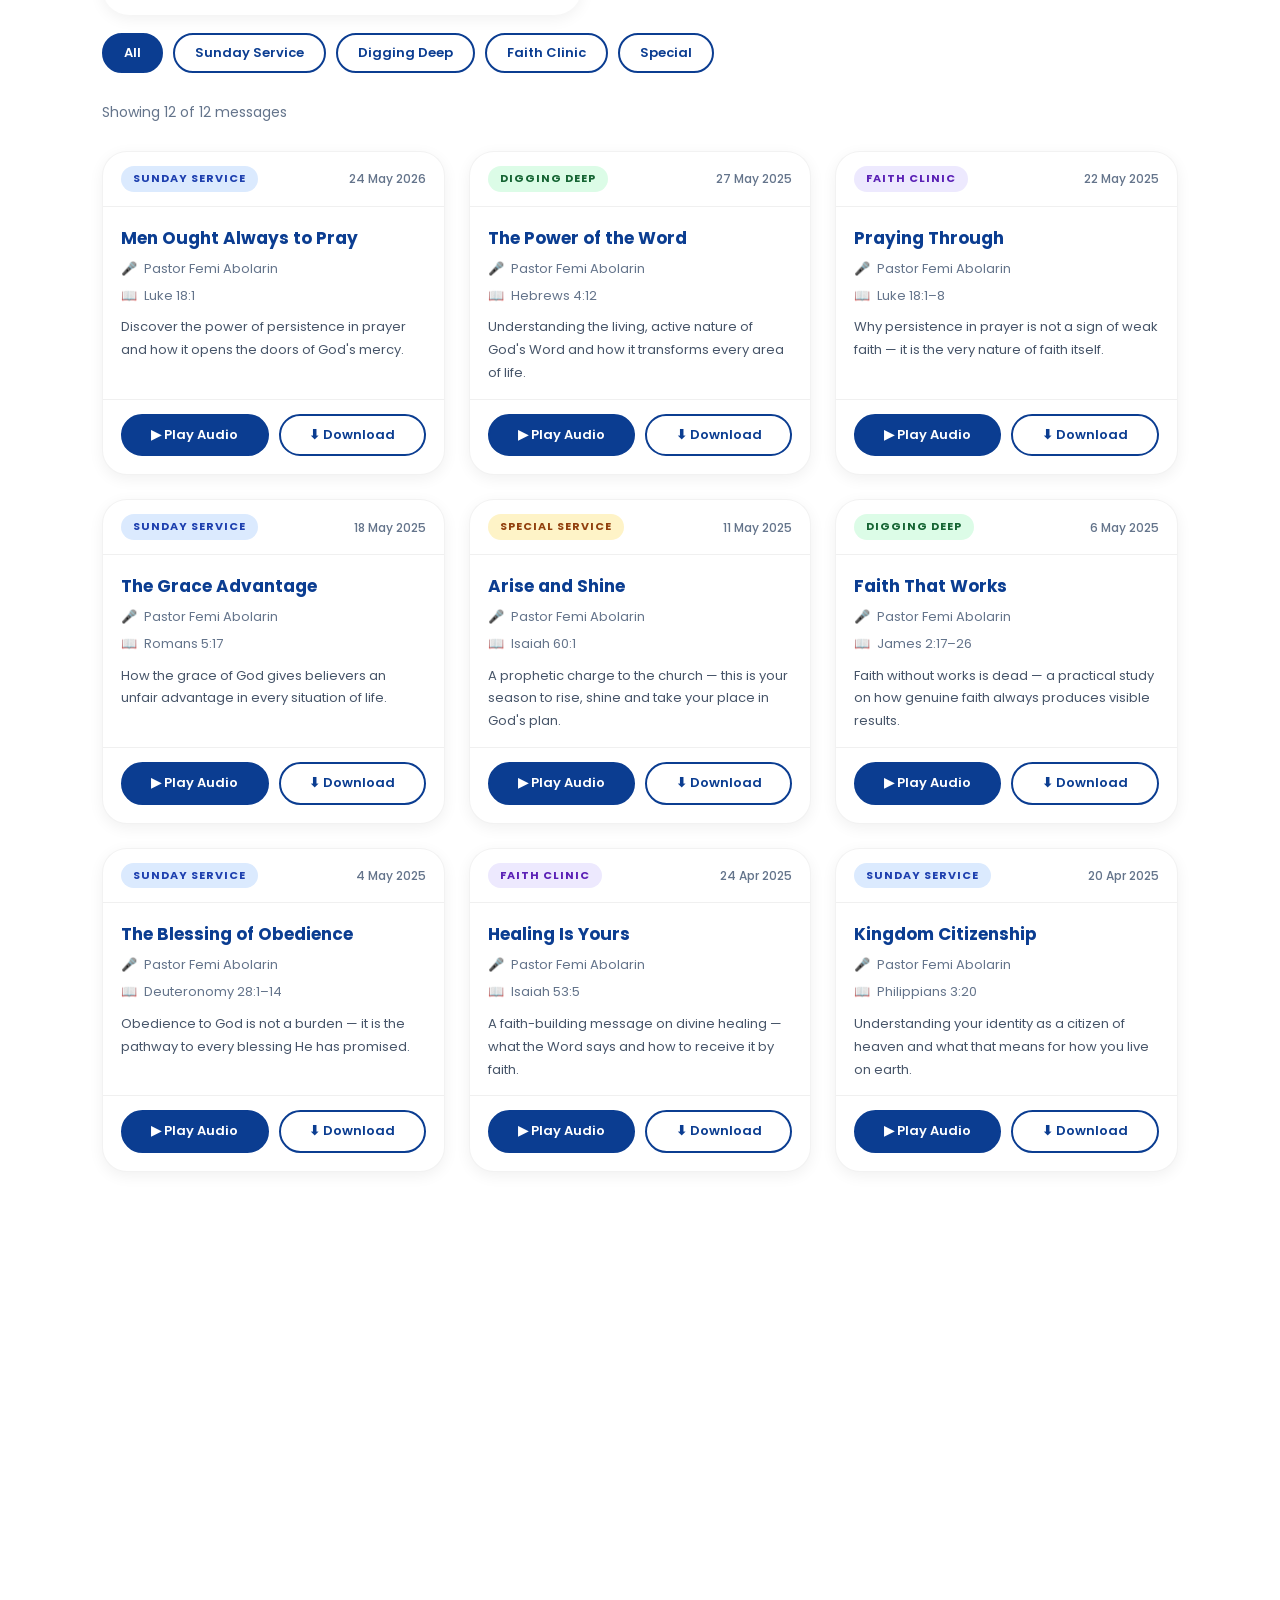
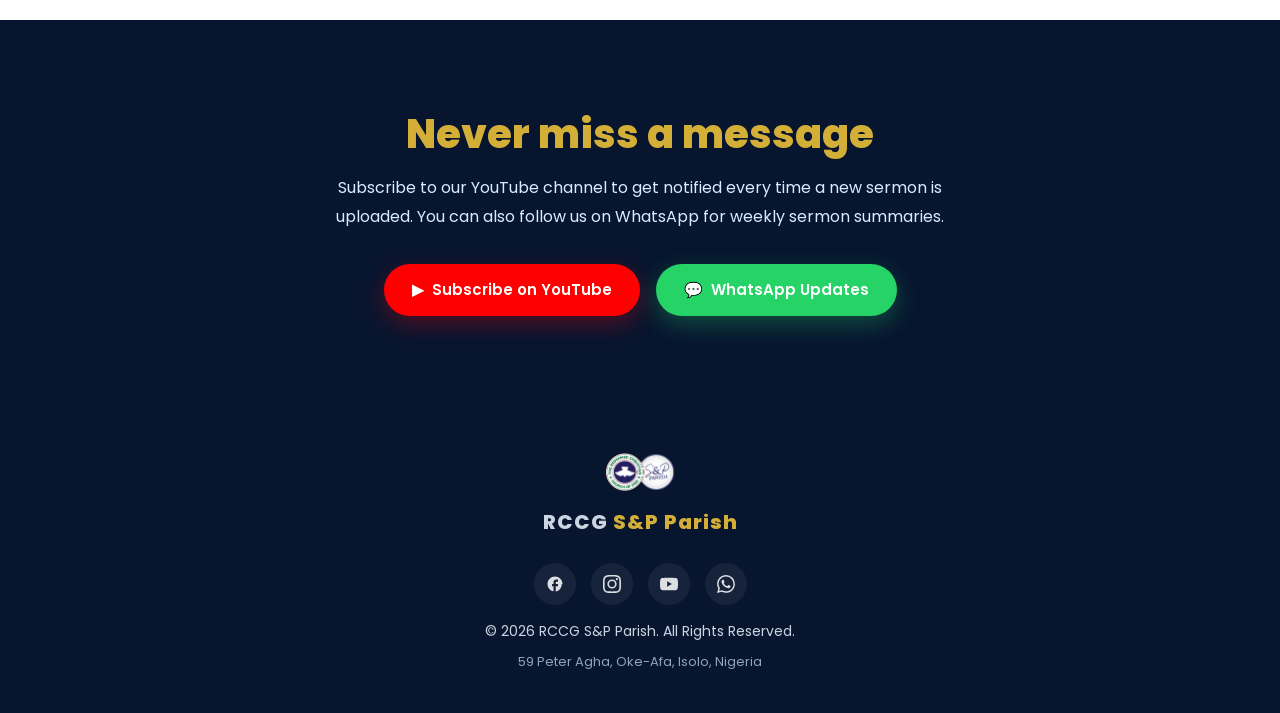
<file: sermons.html>
<!DOCTYPE html>
<html lang="en">
<head>
  <meta charset="UTF-8" />
  <meta name="viewport" content="width=device-width, initial-scale=1.0"/>
  <meta name="description" content="Listen to and watch sermons from RCCG S&P Parish. Life-transforming messages from Pastor Femi Abolarin and guest ministers."/>
  <meta property="og:title" content="Sermons — RCCG S&P Parish"/>
  <meta property="og:description" content="Life-transforming messages from RCCG S&P Parish, Lagos."/>
  <meta property="og:type" content="website"/>
  <meta name="referrer" content="strict-origin-when-cross-origin"/>

  <title>Sermons — RCCG S&P Parish</title>

  <link rel="icon" href="assets/logo.svg" type="image/svg+xml"/>
  <link rel="preconnect" href="https://fonts.googleapis.com"/>
  <link href="https://fonts.googleapis.com/css2?family=Poppins:wght@300;400;500;600;700;800&display=swap" rel="stylesheet"/>
  <link rel="stylesheet" href="css/style.css"/>
  <link rel="stylesheet" href="css/sermons.css"/>
</head>

<body>

  <!-- ===== NAVBAR ===== -->
  <nav id="navbar" role="navigation" aria-label="Main Navigation">
    <a href="index.html" class="logo" aria-label="RCCG S&P Parish Home">
      <img src="assets/logo.svg" alt="RCCG S&P Parish Logo" class="logo-img"/>
      <span class="logo-text">RCCG <span>S&P Parish</span></span>
    </a>

    <button class="hamburger" id="hamburger" aria-label="Toggle navigation menu" aria-expanded="false">
      <span></span><span></span><span></span>
    </button>

    <ul class="nav-links" id="navLinks" role="list">
      <li class="nav-item"><a href="index.html" class="nav-link">Home</a></li>
      <li class="nav-item"><a href="about.html" class="nav-link">About</a></li>
      <li class="nav-item"><a href="sermons.html" class="nav-link active">Sermons</a></li>
      <li class="nav-item">
        <button class="nav-dropdown-toggle" aria-expanded="false" aria-haspopup="true">
          Explore <span class="dropdown-arrow" aria-hidden="true">▾</span>
        </button>
        <ul class="nav-dropdown" role="menu">
          <li role="none"><a href="ministries.html" role="menuitem"><span class="nav-dropdown-icon" aria-hidden="true">✝️</span> Ministries</a></li>
          <li role="none"><a href="events.html" role="menuitem"><span class="nav-dropdown-icon" aria-hidden="true">📅</span> Events</a></li>
          <li role="none"><a href="gallery.html" role="menuitem"><span class="nav-dropdown-icon" aria-hidden="true">📷</span> Gallery</a></li>
          <li role="none"><a href="blog.html" role="menuitem"><span class="nav-dropdown-icon" aria-hidden="true">📝</span> Blog</a></li>
        </ul>
      </li>
      <li class="nav-item">
        <button class="nav-dropdown-toggle" aria-expanded="false" aria-haspopup="true">
          Connect <span class="dropdown-arrow" aria-hidden="true">▾</span>
        </button>
        <ul class="nav-dropdown" role="menu">
          <li role="none"><a href="prayer.html" role="menuitem"><span class="nav-dropdown-icon" aria-hidden="true">🙏</span> Prayer Request</a></li>
          <li role="none"><a href="volunteer.html" role="menuitem"><span class="nav-dropdown-icon" aria-hidden="true">🙋</span> Volunteer</a></li>
          <li role="none"><a href="contact.html" role="menuitem"><span class="nav-dropdown-icon" aria-hidden="true">✉️</span> Contact Us</a></li>
        </ul>
      </li>
      <li class="nav-item"><a href="give.html" class="nav-link btn btn-gold" style="padding:8px 22px; font-size:14px;">Give</a></li>
    </ul>
  </nav>

  <!-- ===== PAGE HERO ===== -->
  <header class="page-hero" aria-label="Sermons Banner">
    <div class="page-hero-content reveal">
      <p class="breadcrumb">Home &rsaquo; Sermons</p>
      <h1>Sermons &amp; Messages</h1>
      <p>Life-transforming messages to build your faith, renew your mind and strengthen your walk with God.</p>
    </div>
  </header>

  <!-- ===== FEATURED SERMON (Latest) ===== -->
  <section class="featured-sermon" id="latest" aria-labelledby="latest-heading">
    <div class="section-title reveal">
      <h2 id="latest-heading">Latest Message</h2>
      <p>Watch or listen to our most recent sermon.</p>
    </div>

    <div class="featured-sermon-inner reveal">
      <!--
        HOW TO EMBED A YOUTUBE VIDEO:
        1. Go to the YouTube video
        2. Click Share → Embed
        3. Copy the src URL (looks like: https://www.youtube.com/embed/VIDEO_ID)
        4. Paste it into the iframe src below
        5. Update the title attribute to match the sermon title
      -->
      <div class="sermon-video-wrap" role="region" aria-label="Latest sermon video">
        <iframe width="560" height="315" src="https://www.youtube-nocookie.com/embed/VDgEdbHoGUU" title="Latest Sermon: Men Ought Always to Pray" frameborder="0" allow="accelerometer; autoplay; clipboard-write; encrypted-media; gyroscope; picture-in-picture; web-share" referrerpolicy="strict-origin-when-cross-origin" allowfullscreen></iframe>
      </div>

      <div class="featured-sermon-details">
        <span class="sermon-series-tag">Sunday Service</span>
        <h3>Men Ought Always to Pray</h3>
        <p class="sermon-speaker">
          <span aria-hidden="true">🎤</span> Pastor Femi Abolarin
        </p>
        <p class="sermon-date">
          <span aria-hidden="true">📅</span> Sunday, 24 May 2026
        </p>
        <p class="sermon-desc">
          In this powerful Sunday message, Pastor Femi teaches on the importance of persistence in prayer and obtaining God's mercy, drawing from Luke 18:1. Discover how unceasing prayer transforms lives and brings divine breakthroughs.
        </p>
        <div class="sermon-actions">
          <a href="#" class="btn btn-gold" aria-label="Download audio for Men Ought Always to Pray">
            ⬇ Download Audio
          </a>
          <a href="#" class="btn btn-outline-blue" aria-label="Read notes for Men Ought Always to Pray">
            📄 Sermon Notes
          </a>
        </div>
      </div>
    </div>
  </section>

  <!-- ===== SERMON ARCHIVE ===== -->
  <section id="archive" aria-labelledby="archive-heading">
    <div class="section-title reveal">
      <h2 id="archive-heading">Sermon Archive</h2>
      <p>Browse all our messages by series or topic.</p>
    </div>

    <!-- Search + Filter row -->
    <div class="sermon-controls reveal">
      <div class="sermon-search-wrap" role="search">
        <label for="sermonSearch" class="sr-only">Search sermons</label>
        <input
          type="search"
          id="sermonSearch"
          placeholder="Search by title, speaker or topic..."
          autocomplete="off"
          aria-label="Search sermons"
        />
        <span class="search-icon" aria-hidden="true">🔍</span>
      </div>

      <div class="sermon-filters" role="group" aria-label="Filter sermons by series">
        <button class="sermon-filter-btn active" data-filter="all" aria-pressed="true">All</button>
        <button class="sermon-filter-btn" data-filter="sunday" aria-pressed="false">Sunday Service</button>
        <button class="sermon-filter-btn" data-filter="digging-deep" aria-pressed="false">Digging Deep</button>
        <button class="sermon-filter-btn" data-filter="faith-clinic" aria-pressed="false">Faith Clinic</button>
        <button class="sermon-filter-btn" data-filter="special" aria-pressed="false">Special</button>
      </div>
    </div>

    <!-- Sermon count -->
    <p class="sermon-count reveal" aria-live="polite">
      Showing <span id="sermonVisible">12</span> of <span id="sermonTotal">12</span> messages
    </p>

    <!--
      HOW TO ADD A SERMON:
      1. Copy one <article class="sermon-card"> block below
      2. Update data-series to: sunday | digging-deep | faith-clinic | special
      3. Update data-title with the sermon title (used for search)
      4. Update data-speaker with the speaker name (used for search)
      5. Fill in the title, speaker, date, scripture, description
      6. Update the audio href and notes href (or remove those links if not available)
    -->
    <div class="sermons-grid" id="sermonsGrid">

      <!-- Sermon 1 -->
      <article class="sermon-card reveal" data-series="sunday" data-title="men ought always to pray" data-speaker="pastor femi abolarin">
        <div class="sermon-card-header">
          <span class="sermon-series sunday">Sunday Service</span>
          <span class="sermon-card-date">24 May 2026</span>
        </div>
        <div class="sermon-card-body">
          <h3>Men Ought Always to Pray</h3>
          <p class="sermon-card-speaker">
            <span aria-hidden="true">🎤</span> Pastor Femi Abolarin
          </p>
          <p class="sermon-card-scripture">
            <span aria-hidden="true">📖</span> Luke 18:1
          </p>
          <p class="sermon-card-desc">
            Discover the power of persistence in prayer and how it opens the doors of God's mercy.
          </p>
        </div>
        <div class="sermon-card-footer">
          <a href="#" class="sermon-media-btn" aria-label="Play audio: Men Ought Always to Pray">
            ▶ Play Audio
          </a>
          <a href="#" class="sermon-media-btn sermon-media-btn--outline" aria-label="Download: Men Ought Always to Pray">
            ⬇ Download
          </a>
        </div>
      </article>

      <!-- Sermon 2 -->
      <article class="sermon-card reveal" data-series="digging-deep" data-title="the power of the word" data-speaker="pastor femi abolarin">
        <div class="sermon-card-header">
          <span class="sermon-series digging-deep">Digging Deep</span>
          <span class="sermon-card-date">27 May 2025</span>
        </div>
        <div class="sermon-card-body">
          <h3>The Power of the Word</h3>
          <p class="sermon-card-speaker">
            <span aria-hidden="true">🎤</span> Pastor Femi Abolarin
          </p>
          <p class="sermon-card-scripture">
            <span aria-hidden="true">📖</span> Hebrews 4:12
          </p>
          <p class="sermon-card-desc">
            Understanding the living, active nature of God's Word and how it transforms every area of life.
          </p>
        </div>
        <div class="sermon-card-footer">
          <a href="#" class="sermon-media-btn" aria-label="Play audio: The Power of the Word">
            ▶ Play Audio
          </a>
          <a href="#" class="sermon-media-btn sermon-media-btn--outline" aria-label="Download: The Power of the Word">
            ⬇ Download
          </a>
        </div>
      </article>

      <!-- Sermon 3 -->
      <article class="sermon-card reveal" data-series="faith-clinic" data-title="praying through" data-speaker="pastor femi abolarin">
        <div class="sermon-card-header">
          <span class="sermon-series faith-clinic">Faith Clinic</span>
          <span class="sermon-card-date">22 May 2025</span>
        </div>
        <div class="sermon-card-body">
          <h3>Praying Through</h3>
          <p class="sermon-card-speaker">
            <span aria-hidden="true">🎤</span> Pastor Femi Abolarin
          </p>
          <p class="sermon-card-scripture">
            <span aria-hidden="true">📖</span> Luke 18:1–8
          </p>
          <p class="sermon-card-desc">
            Why persistence in prayer is not a sign of weak faith — it is the very nature of faith itself.
          </p>
        </div>
        <div class="sermon-card-footer">
          <a href="#" class="sermon-media-btn" aria-label="Play audio: Praying Through">
            ▶ Play Audio
          </a>
          <a href="#" class="sermon-media-btn sermon-media-btn--outline" aria-label="Download: Praying Through">
            ⬇ Download
          </a>
        </div>
      </article>

      <!-- Sermon 4 -->
      <article class="sermon-card reveal" data-series="sunday" data-title="the grace advantage" data-speaker="pastor femi abolarin">
        <div class="sermon-card-header">
          <span class="sermon-series sunday">Sunday Service</span>
          <span class="sermon-card-date">18 May 2025</span>
        </div>
        <div class="sermon-card-body">
          <h3>The Grace Advantage</h3>
          <p class="sermon-card-speaker">
            <span aria-hidden="true">🎤</span> Pastor Femi Abolarin
          </p>
          <p class="sermon-card-scripture">
            <span aria-hidden="true">📖</span> Romans 5:17
          </p>
          <p class="sermon-card-desc">
            How the grace of God gives believers an unfair advantage in every situation of life.
          </p>
        </div>
        <div class="sermon-card-footer">
          <a href="#" class="sermon-media-btn" aria-label="Play audio: The Grace Advantage">
            ▶ Play Audio
          </a>
          <a href="#" class="sermon-media-btn sermon-media-btn--outline" aria-label="Download: The Grace Advantage">
            ⬇ Download
          </a>
        </div>
      </article>

      <!-- Sermon 5 -->
      <article class="sermon-card reveal" data-series="special" data-title="arise and shine" data-speaker="pastor femi abolarin">
        <div class="sermon-card-header">
          <span class="sermon-series special">Special Service</span>
          <span class="sermon-card-date">11 May 2025</span>
        </div>
        <div class="sermon-card-body">
          <h3>Arise and Shine</h3>
          <p class="sermon-card-speaker">
            <span aria-hidden="true">🎤</span> Pastor Femi Abolarin
          </p>
          <p class="sermon-card-scripture">
            <span aria-hidden="true">📖</span> Isaiah 60:1
          </p>
          <p class="sermon-card-desc">
            A prophetic charge to the church — this is your season to rise, shine and take your place in God's plan.
          </p>
        </div>
        <div class="sermon-card-footer">
          <a href="#" class="sermon-media-btn" aria-label="Play audio: Arise and Shine">
            ▶ Play Audio
          </a>
          <a href="#" class="sermon-media-btn sermon-media-btn--outline" aria-label="Download: Arise and Shine">
            ⬇ Download
          </a>
        </div>
      </article>

      <!-- Sermon 6 -->
      <article class="sermon-card reveal" data-series="digging-deep" data-title="faith that works" data-speaker="pastor femi abolarin">
        <div class="sermon-card-header">
          <span class="sermon-series digging-deep">Digging Deep</span>
          <span class="sermon-card-date">6 May 2025</span>
        </div>
        <div class="sermon-card-body">
          <h3>Faith That Works</h3>
          <p class="sermon-card-speaker">
            <span aria-hidden="true">🎤</span> Pastor Femi Abolarin
          </p>
          <p class="sermon-card-scripture">
            <span aria-hidden="true">📖</span> James 2:17–26
          </p>
          <p class="sermon-card-desc">
            Faith without works is dead — a practical study on how genuine faith always produces visible results.
          </p>
        </div>
        <div class="sermon-card-footer">
          <a href="#" class="sermon-media-btn" aria-label="Play audio: Faith That Works">
            ▶ Play Audio
          </a>
          <a href="#" class="sermon-media-btn sermon-media-btn--outline" aria-label="Download: Faith That Works">
            ⬇ Download
          </a>
        </div>
      </article>

      <!-- Sermon 7 -->
      <article class="sermon-card reveal" data-series="sunday" data-title="the blessing of obedience" data-speaker="pastor femi abolarin">
        <div class="sermon-card-header">
          <span class="sermon-series sunday">Sunday Service</span>
          <span class="sermon-card-date">4 May 2025</span>
        </div>
        <div class="sermon-card-body">
          <h3>The Blessing of Obedience</h3>
          <p class="sermon-card-speaker">
            <span aria-hidden="true">🎤</span> Pastor Femi Abolarin
          </p>
          <p class="sermon-card-scripture">
            <span aria-hidden="true">📖</span> Deuteronomy 28:1–14
          </p>
          <p class="sermon-card-desc">
            Obedience to God is not a burden — it is the pathway to every blessing He has promised.
          </p>
        </div>
        <div class="sermon-card-footer">
          <a href="#" class="sermon-media-btn" aria-label="Play audio: The Blessing of Obedience">
            ▶ Play Audio
          </a>
          <a href="#" class="sermon-media-btn sermon-media-btn--outline" aria-label="Download: The Blessing of Obedience">
            ⬇ Download
          </a>
        </div>
      </article>

      <!-- Sermon 8 -->
      <article class="sermon-card reveal" data-series="faith-clinic" data-title="healing is yours" data-speaker="pastor femi abolarin">
        <div class="sermon-card-header">
          <span class="sermon-series faith-clinic">Faith Clinic</span>
          <span class="sermon-card-date">24 Apr 2025</span>
        </div>
        <div class="sermon-card-body">
          <h3>Healing Is Yours</h3>
          <p class="sermon-card-speaker">
            <span aria-hidden="true">🎤</span> Pastor Femi Abolarin
          </p>
          <p class="sermon-card-scripture">
            <span aria-hidden="true">📖</span> Isaiah 53:5
          </p>
          <p class="sermon-card-desc">
            A faith-building message on divine healing — what the Word says and how to receive it by faith.
          </p>
        </div>
        <div class="sermon-card-footer">
          <a href="#" class="sermon-media-btn" aria-label="Play audio: Healing Is Yours">
            ▶ Play Audio
          </a>
          <a href="#" class="sermon-media-btn sermon-media-btn--outline" aria-label="Download: Healing Is Yours">
            ⬇ Download
          </a>
        </div>
      </article>

      <!-- Sermon 9 -->
      <article class="sermon-card reveal" data-series="sunday" data-title="kingdom citizenship" data-speaker="pastor femi abolarin">
        <div class="sermon-card-header">
          <span class="sermon-series sunday">Sunday Service</span>
          <span class="sermon-card-date">20 Apr 2025</span>
        </div>
        <div class="sermon-card-body">
          <h3>Kingdom Citizenship</h3>
          <p class="sermon-card-speaker">
            <span aria-hidden="true">🎤</span> Pastor Femi Abolarin
          </p>
          <p class="sermon-card-scripture">
            <span aria-hidden="true">📖</span> Philippians 3:20
          </p>
          <p class="sermon-card-desc">
            Understanding your identity as a citizen of heaven and what that means for how you live on earth.
          </p>
        </div>
        <div class="sermon-card-footer">
          <a href="#" class="sermon-media-btn" aria-label="Play audio: Kingdom Citizenship">
            ▶ Play Audio
          </a>
          <a href="#" class="sermon-media-btn sermon-media-btn--outline" aria-label="Download: Kingdom Citizenship">
            ⬇ Download
          </a>
        </div>
      </article>

      <!-- Sermon 10 -->
      <article class="sermon-card reveal" data-series="digging-deep" data-title="the holy spirit your helper" data-speaker="pastor femi abolarin">
        <div class="sermon-card-header">
          <span class="sermon-series digging-deep">Digging Deep</span>
          <span class="sermon-card-date">15 Apr 2025</span>
        </div>
        <div class="sermon-card-body">
          <h3>The Holy Spirit: Your Helper</h3>
          <p class="sermon-card-speaker">
            <span aria-hidden="true">🎤</span> Pastor Femi Abolarin
          </p>
          <p class="sermon-card-scripture">
            <span aria-hidden="true">📖</span> John 14:26
          </p>
          <p class="sermon-card-desc">
            Who the Holy Spirit is, what He does, and how to partner with Him in your daily life.
          </p>
        </div>
        <div class="sermon-card-footer">
          <a href="#" class="sermon-media-btn" aria-label="Play audio: The Holy Spirit: Your Helper">
            ▶ Play Audio
          </a>
          <a href="#" class="sermon-media-btn sermon-media-btn--outline" aria-label="Download: The Holy Spirit: Your Helper">
            ⬇ Download
          </a>
        </div>
      </article>

      <!-- Sermon 11 -->
      <article class="sermon-card reveal" data-series="special" data-title="easter sunday resurrection power" data-speaker="pastor femi abolarin">
        <div class="sermon-card-header">
          <span class="sermon-series special">Special Service</span>
          <span class="sermon-card-date">20 Apr 2025</span>
        </div>
        <div class="sermon-card-body">
          <h3>Resurrection Power</h3>
          <p class="sermon-card-speaker">
            <span aria-hidden="true">🎤</span> Pastor Femi Abolarin
          </p>
          <p class="sermon-card-scripture">
            <span aria-hidden="true">📖</span> Romans 8:11
          </p>
          <p class="sermon-card-desc">
            Easter Sunday message — the same power that raised Jesus from the dead lives in every believer.
          </p>
        </div>
        <div class="sermon-card-footer">
          <a href="#" class="sermon-media-btn" aria-label="Play audio: Resurrection Power">
            ▶ Play Audio
          </a>
          <a href="#" class="sermon-media-btn sermon-media-btn--outline" aria-label="Download: Resurrection Power">
            ⬇ Download
          </a>
        </div>
      </article>

      <!-- Sermon 12 -->
      <article class="sermon-card reveal" data-series="faith-clinic" data-title="breaking every chain" data-speaker="pastor femi abolarin">
        <div class="sermon-card-header">
          <span class="sermon-series faith-clinic">Faith Clinic</span>
          <span class="sermon-card-date">10 Apr 2025</span>
        </div>
        <div class="sermon-card-body">
          <h3>Breaking Every Chain</h3>
          <p class="sermon-card-speaker">
            <span aria-hidden="true">🎤</span> Pastor Femi Abolarin
          </p>
          <p class="sermon-card-scripture">
            <span aria-hidden="true">📖</span> Acts 16:25–26
          </p>
          <p class="sermon-card-desc">
            Praise and prayer as weapons — how worship in the midnight hour breaks every chain of bondage.
          </p>
        </div>
        <div class="sermon-card-footer">
          <a href="#" class="sermon-media-btn" aria-label="Play audio: Breaking Every Chain">
            ▶ Play Audio
          </a>
          <a href="#" class="sermon-media-btn sermon-media-btn--outline" aria-label="Download: Breaking Every Chain">
            ⬇ Download
          </a>
        </div>
      </article>

    </div><!-- end .sermons-grid -->

    <!-- No results state -->
    <div class="sermons-empty" id="sermonsEmpty" hidden aria-live="polite">
      <span aria-hidden="true">🎙️</span>
      <p id="sermonsEmptyMsg">No sermons found. Try a different search or filter.</p>
    </div>

  </section>

  <!-- ===== SUBSCRIBE CTA ===== -->
  <section class="sermons-cta" aria-label="Subscribe for new sermons">
    <div class="sermons-cta-inner reveal">
      <h2>Never miss a message</h2>
      <p>Subscribe to our YouTube channel to get notified every time a new sermon is uploaded. You can also follow us on WhatsApp for weekly sermon summaries.</p>
      <div class="cta-buttons">
        <a href="https://www.youtube.com/@rccgsandpparish" target="_blank" rel="noopener noreferrer" class="btn btn-youtube">
          <span aria-hidden="true">▶</span> Subscribe on YouTube
        </a>
        <a href="https://wa.me/2347067346021" target="_blank" rel="noopener noreferrer" class="btn btn-whatsapp">
          <span aria-hidden="true">💬</span> WhatsApp Updates
        </a>
      </div>
    </div>
  </section>

  <!-- ===== FOOTER ===== -->
  <footer role="contentinfo">
    <div class="footer-inner">
      <div class="footer-logo-wrap">
        <img src="assets/logo.svg" alt="RCCG S&P Parish" class="footer-logo-img"/>
        <p class="footer-logo">RCCG <span>S&P Parish</span></p>
      </div>
      <div class="footer-socials">
        <a href="https://web.facebook.com/salvationandpraiseparish/" target="_blank" rel="noopener noreferrer" class="footer-social-link footer-social-link--facebook" aria-label="Facebook">
          <svg viewBox="0 0 24 24" fill="currentColor"><path d="M22 12c0-5.52-4.48-10-10-10S2 6.48 2 12c0 4.84 3.44 8.87 8 9.8V15H8v-3h2V9.5C10 7.57 11.57 6 13.5 6H16v3h-2c-.55 0-1 .45-1 1v2h3v3h-3v6.95c4.56-.93 8-4.96 8-9.75z"/></svg>
        </a>
        <a href="https://www.instagram.com/rccgsandpparish/" target="_blank" rel="noopener noreferrer" class="footer-social-link footer-social-link--instagram" aria-label="Instagram">
          <svg viewBox="0 0 24 24" fill="currentColor"><path d="M12 2.163c3.204 0 3.584.012 4.85.07 3.252.148 4.771 1.691 4.919 4.919.058 1.265.069 1.645.069 4.849 0 3.205-.012 3.584-.069 4.849-.149 3.225-1.664 4.771-4.919 4.919-1.266.058-1.644.07-4.85.07-3.204 0-3.584-.012-4.849-.07-3.26-.149-4.771-1.699-4.919-4.92-.058-1.265-.07-1.644-.07-4.849 0-3.204.013-3.583.07-4.849.149-3.227 1.664-4.771 4.919-4.919 1.266-.057 1.645-.069 4.849-.069zM12 0C8.741 0 8.333.014 7.053.072 2.695.272.273 2.69.073 7.051.014 8.333 0 8.741 0 12c0 3.259.014 3.668.072 4.948.2 4.358 2.618 6.78 6.98 6.98 1.281.058 1.689.072 4.948.072 3.259 0 3.668-.014 4.948-.072 4.354-.2 6.782-2.618 6.979-6.98.059-1.28.073-1.689.073-4.948 0-3.259-.014-3.667-.072-4.947-.196-4.354-2.617-6.78-6.979-6.98C15.668.014 15.259 0 12 0zm0 5.838a6.162 6.162 0 100 12.324 6.162 6.162 0 000-12.324zM12 16a4 4 0 110-8 4 4 0 010 8zm6.406-11.845a1.44 1.44 0 100 2.881 1.44 1.44 0 000-2.881z"/></svg>
        </a>
        <a href="https://www.youtube.com/@rccgsandpparish" target="_blank" rel="noopener noreferrer" class="footer-social-link footer-social-link--youtube" aria-label="YouTube">
          <svg viewBox="0 0 24 24" fill="currentColor"><path d="M23.498 6.163a3.003 3.003 0 00-2.11-2.11C19.518 3.545 12 3.545 12 3.545s-7.518 0-9.388.508a3.003 3.003 0 00-2.11 2.11C0 8.033 0 12 0 12s0 3.967.502 5.837a3.003 3.003 0 002.11 2.11c1.87.508 9.388.508 9.388.508s7.518 0 9.388-.508a3.003 3.003 0 002.11-2.11C24 15.967 24 12 24 12s0-3.967-.502-5.837zM9.545 15.568V8.432L15.818 12l-6.273 3.568z"/></svg>
        </a>
        <a href="https://wa.me/2347067346021" target="_blank" rel="noopener noreferrer" class="footer-social-link footer-social-link--whatsapp" aria-label="WhatsApp">
          <svg viewBox="0 0 24 24" fill="currentColor"><path d="M17.472 14.382c-.297-.149-1.758-.867-2.03-.967-.273-.099-.471-.148-.67.15-.197.297-.767.966-.94 1.164-.173.199-.347.223-.644.075-.297-.15-1.255-.463-2.39-1.475-.883-.788-1.48-1.761-1.653-2.059-.173-.297-.018-.458.13-.606.134-.133.298-.347.446-.52.149-.174.198-.298.298-.497.099-.198.05-.371-.025-.52-.075-.149-.669-1.612-.916-2.207-.242-.579-.487-.5-.669-.51-.173-.008-.371-.01-.57-.01-.198 0-.52.074-.792.372-.272.297-1.04 1.016-1.04 2.479 0 1.462 1.067 2.875 1.218 3.074.149.198 2.096 3.2 5.077 4.487.709.306 1.262.489 1.694.625.712.227 1.36.195 1.871.118.571-.085 1.758-.719 2.006-1.413.248-.694.248-1.289.173-1.413-.074-.124-.272-.198-.57-.347m-5.421 7.403h-.004a9.87 9.87 0 01-5.031-1.378l-.361-.214-3.741.982.998-3.648-.235-.374a9.86 9.86 0 01-1.51-5.26c.001-5.45 4.436-9.884 9.888-9.884 2.64 0 5.122 1.03 6.988 2.898a9.825 9.825 0 012.893 6.994c-.003 5.45-4.437 9.884-9.885 9.884m8.413-18.297A11.815 11.815 0 0012.05 0C5.495 0 .16 5.335.157 11.892c0 2.096.547 4.142 1.588 5.945L0 24l6.335-1.662c1.746.953 3.71 1.458 5.704 1.459h.005c6.554 0 11.89-5.335 11.893-11.893a11.821 11.821 0 00-3.48-8.413"/></svg>
        </a>
      </div>
      <p>&copy; <span id="year"></span> RCCG S&P Parish. All Rights Reserved.</p>
      <p class="footer-address">59 Peter Agha, Oke-Afa, Isolo, Nigeria</p>
    </div>
  </footer>

  <!-- ===== SCROLL TO TOP ===== -->
  <button class="scroll-top" id="scrollTop" aria-label="Scroll to top of page">↑</button>

  <!-- ===== AUDIO PLAYER (fixed bottom bar) ===== -->
  <div class="audio-player" id="audioPlayer" hidden role="region" aria-label="Audio player">
    <div class="audio-player-inner">
      <div class="audio-info">
        <span class="audio-title" id="audioTitle">—</span>
        <span class="audio-speaker" id="audioSpeaker">—</span>
      </div>
      <audio id="audioEl" controls preload="none" aria-label="Sermon audio player">
        Your browser does not support the audio element.
      </audio>
      <button class="audio-close" id="audioClose" aria-label="Close audio player">✕</button>
    </div>
  </div>

  <script src="js/main.js"></script>
  <script src="js/sermons.js"></script>
</body>
</html>
</file>
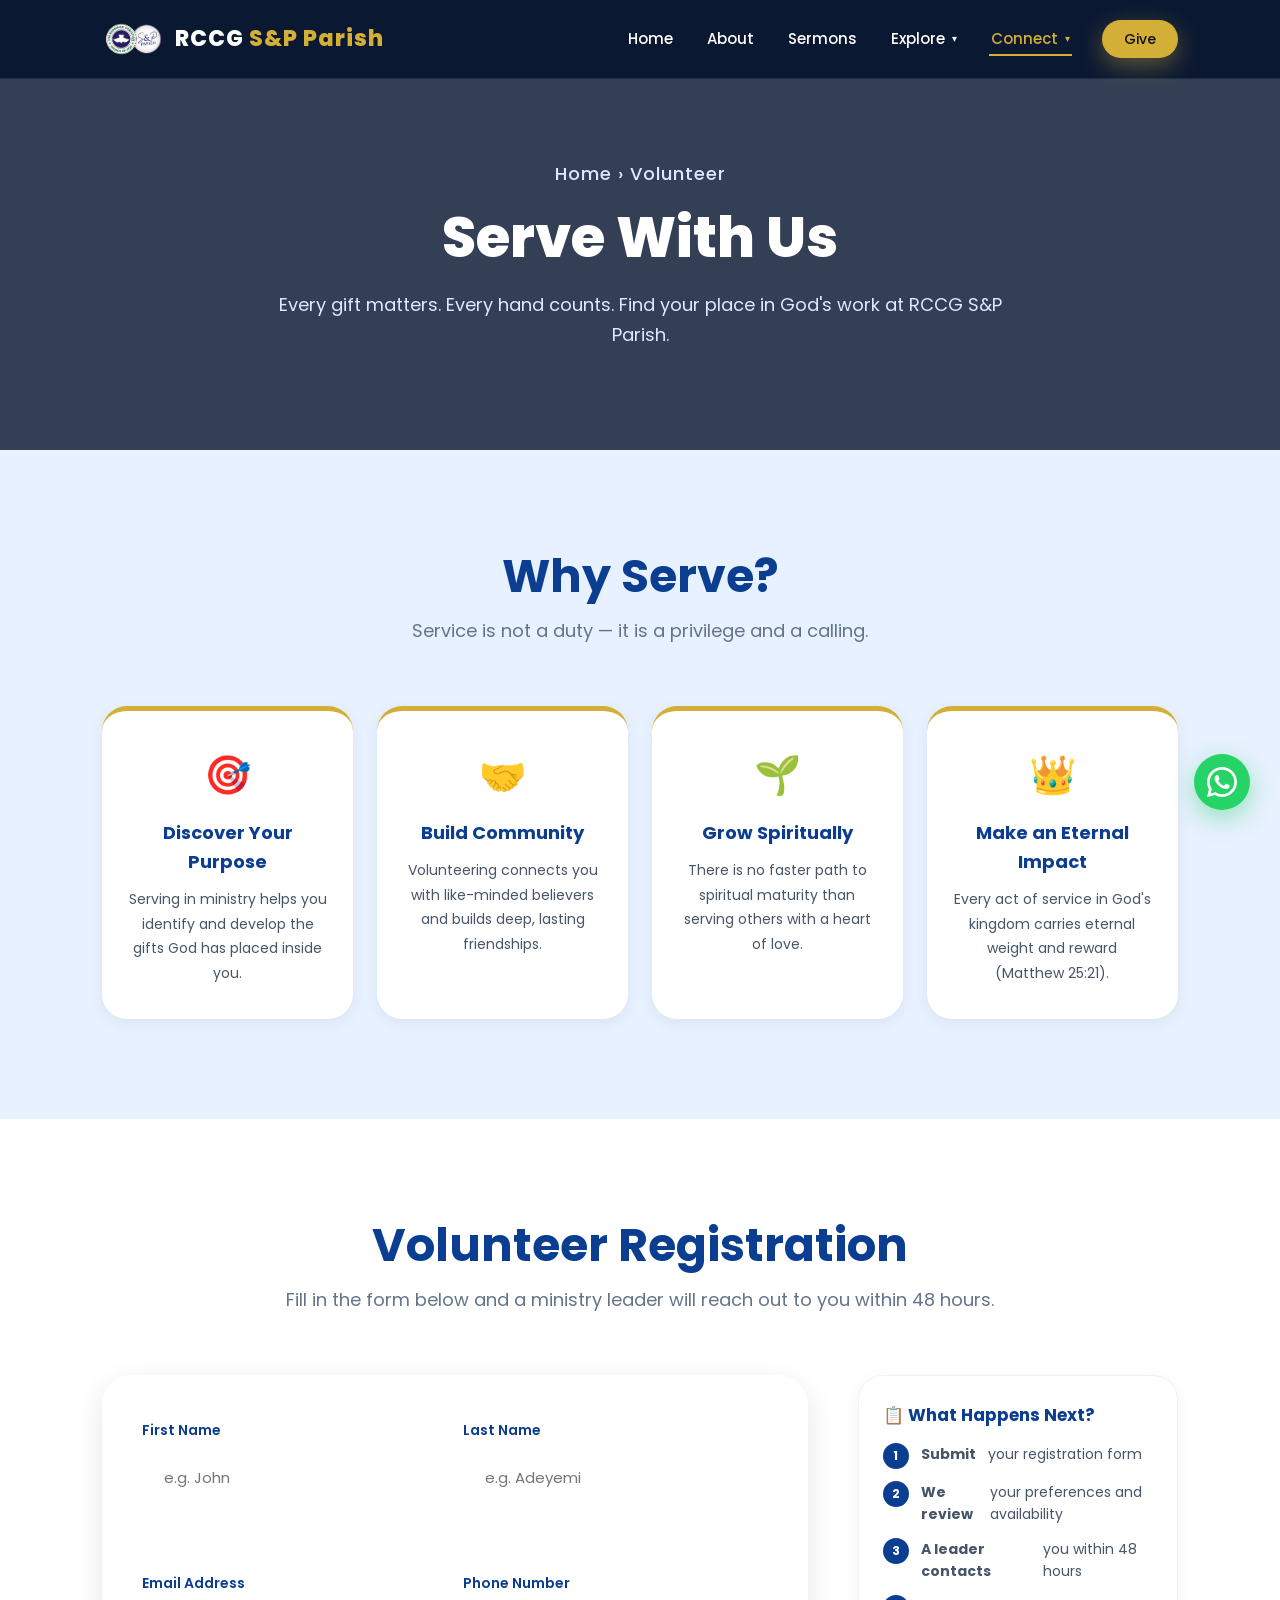
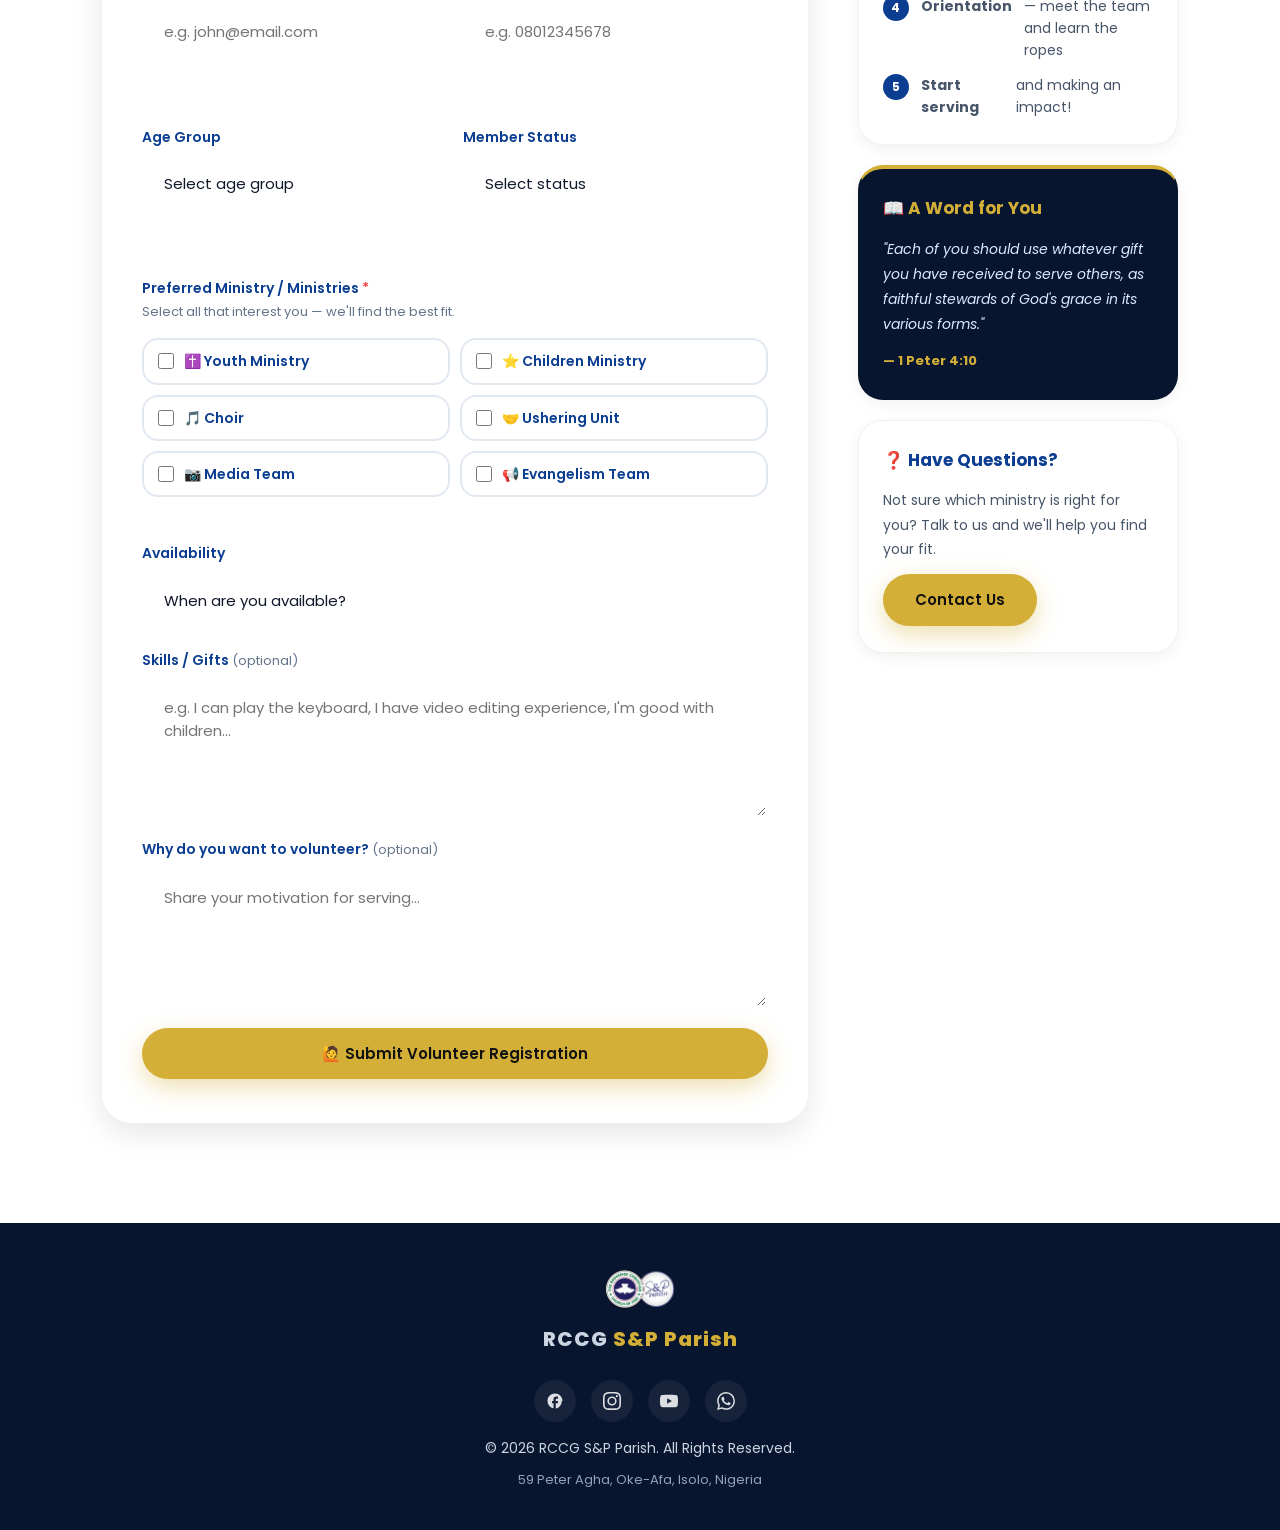
<file: volunteer.html>
<!DOCTYPE html>
<html lang="en">
<head>
  <meta charset="UTF-8" />
  <meta name="viewport" content="width=device-width, initial-scale=1.0"/>
  <meta name="description" content="Volunteer at RCCG S&P Parish. Register to serve in any of our ministries and use your gifts for God's kingdom."/>
  <meta property="og:title" content="Volunteer — RCCG S&P Parish"/>
  <meta property="og:description" content="Register to serve and use your gifts at RCCG S&P Parish."/>
  <meta property="og:type" content="website"/>
  <title>Volunteer — RCCG S&P Parish</title>
  <link rel="icon" href="assets/logo.svg" type="image/svg+xml"/>
  <link rel="preconnect" href="https://fonts.googleapis.com"/>
  <link href="https://fonts.googleapis.com/css2?family=Poppins:wght@300;400;500;600;700;800&display=swap" rel="stylesheet"/>
  <link rel="stylesheet" href="css/style.css"/>
  <link rel="stylesheet" href="css/volunteer.css"/>
</head>
<body>

  <!-- NAVBAR -->
  <nav id="navbar" role="navigation" aria-label="Main Navigation">
    <a href="index.html" class="logo" aria-label="RCCG S&P Parish Home">
      <img src="assets/logo.svg" alt="RCCG S&P Parish Logo" class="logo-img"/>
      <span class="logo-text">RCCG <span>S&P Parish</span></span>
    </a>
    <button class="hamburger" id="hamburger" aria-label="Toggle navigation menu" aria-expanded="false">
      <span></span><span></span><span></span>
    </button>
    <ul class="nav-links" id="navLinks" role="list">
      <li class="nav-item"><a href="index.html" class="nav-link">Home</a></li>
      <li class="nav-item"><a href="about.html" class="nav-link">About</a></li>
      <li class="nav-item"><a href="sermons.html" class="nav-link">Sermons</a></li>
      <li class="nav-item">
        <button class="nav-dropdown-toggle" aria-expanded="false" aria-haspopup="true">
          Explore <span class="dropdown-arrow" aria-hidden="true">▾</span>
        </button>
        <ul class="nav-dropdown" role="menu">
          <li role="none"><a href="ministries.html" role="menuitem"><span class="nav-dropdown-icon" aria-hidden="true">✝️</span> Ministries</a></li>
          <li role="none"><a href="events.html" role="menuitem"><span class="nav-dropdown-icon" aria-hidden="true">📅</span> Events</a></li>
          <li role="none"><a href="gallery.html" role="menuitem"><span class="nav-dropdown-icon" aria-hidden="true">📷</span> Gallery</a></li>
          <li role="none"><a href="blog.html" role="menuitem"><span class="nav-dropdown-icon" aria-hidden="true">📝</span> Blog</a></li>
        </ul>
      </li>
      <li class="nav-item">
        <button class="nav-dropdown-toggle active" aria-expanded="false" aria-haspopup="true">
          Connect <span class="dropdown-arrow" aria-hidden="true">▾</span>
        </button>
        <ul class="nav-dropdown" role="menu">
          <li role="none"><a href="prayer.html" role="menuitem"><span class="nav-dropdown-icon" aria-hidden="true">🙏</span> Prayer Request</a></li>
          <li role="none"><a href="volunteer.html" role="menuitem" class="active"><span class="nav-dropdown-icon" aria-hidden="true">🙋</span> Volunteer</a></li>
          <li role="none"><a href="contact.html" role="menuitem"><span class="nav-dropdown-icon" aria-hidden="true">✉️</span> Contact Us</a></li>
        </ul>
      </li>
      <li class="nav-item"><a href="give.html" class="nav-link btn btn-gold" style="padding:8px 22px; font-size:14px;">Give</a></li>
    </ul>
  </nav>

  <!-- PAGE HERO -->
  <header class="page-hero" aria-label="Volunteer Banner">
    <div class="page-hero-content reveal">
      <p class="breadcrumb">Home &rsaquo; Volunteer</p>
      <h1>Serve With Us</h1>
      <p>Every gift matters. Every hand counts. Find your place in God's work at RCCG S&P Parish.</p>
    </div>
  </header>

  <!-- WHY SERVE -->
  <section class="why-serve-section" aria-labelledby="why-heading">
    <div class="section-title reveal">
      <h2 id="why-heading">Why Serve?</h2>
      <p>Service is not a duty — it is a privilege and a calling.</p>
    </div>
    <div class="why-serve-grid">
      <div class="why-serve-card reveal">
        <span class="why-serve-icon" aria-hidden="true">🎯</span>
        <h3>Discover Your Purpose</h3>
        <p>Serving in ministry helps you identify and develop the gifts God has placed inside you.</p>
      </div>
      <div class="why-serve-card reveal">
        <span class="why-serve-icon" aria-hidden="true">🤝</span>
        <h3>Build Community</h3>
        <p>Volunteering connects you with like-minded believers and builds deep, lasting friendships.</p>
      </div>
      <div class="why-serve-card reveal">
        <span class="why-serve-icon" aria-hidden="true">🌱</span>
        <h3>Grow Spiritually</h3>
        <p>There is no faster path to spiritual maturity than serving others with a heart of love.</p>
      </div>
      <div class="why-serve-card reveal">
        <span class="why-serve-icon" aria-hidden="true">👑</span>
        <h3>Make an Eternal Impact</h3>
        <p>Every act of service in God's kingdom carries eternal weight and reward (Matthew 25:21).</p>
      </div>
    </div>
  </section>

  <!-- VOLUNTEER FORM -->
  <section id="volunteer-form" aria-labelledby="vol-form-heading">
    <div class="section-title reveal">
      <h2 id="vol-form-heading">Volunteer Registration</h2>
      <p>Fill in the form below and a ministry leader will reach out to you within 48 hours.</p>
    </div>

    <div class="volunteer-layout">

      <div class="volunteer-form-wrap reveal">
        <form id="volunteerForm" novalidate aria-label="Volunteer registration form">

          <div class="form-row">
            <div class="form-group">
              <label for="volFirstName">First Name</label>
              <input type="text" id="volFirstName" name="volFirstName" placeholder="e.g. John" required autocomplete="given-name"/>
              <span class="error-msg" id="firstNameError" role="alert"></span>
            </div>
            <div class="form-group">
              <label for="volLastName">Last Name</label>
              <input type="text" id="volLastName" name="volLastName" placeholder="e.g. Adeyemi" required autocomplete="family-name"/>
              <span class="error-msg" id="lastNameError" role="alert"></span>
            </div>
          </div>

          <div class="form-row">
            <div class="form-group">
              <label for="volEmail">Email Address</label>
              <input type="email" id="volEmail" name="volEmail" placeholder="e.g. john@email.com" required autocomplete="email"/>
              <span class="error-msg" id="volEmailError" role="alert"></span>
            </div>
            <div class="form-group">
              <label for="volPhone">Phone Number</label>
              <input type="tel" id="volPhone" name="volPhone" placeholder="e.g. 08012345678" required autocomplete="tel"/>
              <span class="error-msg" id="volPhoneError" role="alert"></span>
            </div>
          </div>

          <div class="form-row">
            <div class="form-group">
              <label for="volAge">Age Group</label>
              <select id="volAge" name="volAge" required>
                <option value="" disabled selected>Select age group</option>
                <option value="13-17">13 – 17</option>
                <option value="18-25">18 – 25</option>
                <option value="26-35">26 – 35</option>
                <option value="36-50">36 – 50</option>
                <option value="51+">51 and above</option>
              </select>
              <span class="error-msg" id="ageError" role="alert"></span>
            </div>
            <div class="form-group">
              <label for="volStatus">Member Status</label>
              <select id="volStatus" name="volStatus" required>
                <option value="" disabled selected>Select status</option>
                <option value="member">Church Member</option>
                <option value="new">New Member (less than 6 months)</option>
                <option value="visitor">Regular Visitor</option>
              </select>
              <span class="error-msg" id="statusError" role="alert"></span>
            </div>
          </div>

          <!-- Ministry checkboxes -->
          <div class="form-group">
            <label>Preferred Ministry / Ministries <span class="required-star" aria-hidden="true">*</span></label>
            <p class="form-hint">Select all that interest you — we'll find the best fit.</p>
            <div class="ministry-checkboxes" role="group" aria-label="Select preferred ministries">
              <label class="checkbox-label"><input type="checkbox" name="ministry" value="youth"/> <span>✝️ Youth Ministry</span></label>
              <label class="checkbox-label"><input type="checkbox" name="ministry" value="children"/> <span>⭐ Children Ministry</span></label>
              <label class="checkbox-label"><input type="checkbox" name="ministry" value="choir"/> <span>🎵 Choir</span></label>
              <label class="checkbox-label"><input type="checkbox" name="ministry" value="ushering"/> <span>🤝 Ushering Unit</span></label>
              <label class="checkbox-label"><input type="checkbox" name="ministry" value="media"/> <span>📷 Media Team</span></label>
              <label class="checkbox-label"><input type="checkbox" name="ministry" value="evangelism"/> <span>📢 Evangelism Team</span></label>
            </div>
            <span class="error-msg" id="ministryError" role="alert"></span>
          </div>

          <div class="form-group">
            <label for="volAvailability">Availability</label>
            <select id="volAvailability" name="volAvailability">
              <option value="" disabled selected>When are you available?</option>
              <option value="sundays">Sundays only</option>
              <option value="weekdays">Weekdays (evenings)</option>
              <option value="saturdays">Saturdays</option>
              <option value="flexible">Flexible / All of the above</option>
            </select>
          </div>

          <div class="form-group">
            <label for="volSkills">Skills / Gifts <span class="optional">(optional)</span></label>
            <textarea id="volSkills" name="volSkills" rows="4"
              placeholder="e.g. I can play the keyboard, I have video editing experience, I'm good with children..."></textarea>
          </div>

          <div class="form-group">
            <label for="volWhy">Why do you want to volunteer? <span class="optional">(optional)</span></label>
            <textarea id="volWhy" name="volWhy" rows="4"
              placeholder="Share your motivation for serving..."></textarea>
          </div>

          <button type="submit" class="btn btn-gold btn-full">
            🙋 Submit Volunteer Registration
          </button>

          <div class="form-success" id="volunteerSuccess" hidden aria-live="polite">
            🎉 Thank you for registering! A ministry leader will contact you within 48 hours. We're excited to serve alongside you!
          </div>

        </form>
      </div>

      <!-- Sidebar -->
      <div class="volunteer-sidebar reveal">
        <div class="vol-sidebar-card">
          <h3>📋 What Happens Next?</h3>
          <ol class="vol-steps" role="list">
            <li><strong>Submit</strong> your registration form</li>
            <li><strong>We review</strong> your preferences and availability</li>
            <li><strong>A leader contacts</strong> you within 48 hours</li>
            <li><strong>Orientation</strong> — meet the team and learn the ropes</li>
            <li><strong>Start serving</strong> and making an impact!</li>
          </ol>
        </div>

        <div class="vol-sidebar-card vol-sidebar-card--dark">
          <h3>📖 A Word for You</h3>
          <blockquote>
            "Each of you should use whatever gift you have received to serve others, as faithful stewards of God's grace in its various forms."
          </blockquote>
          <cite>— 1 Peter 4:10</cite>
        </div>

        <div class="vol-sidebar-card">
          <h3>❓ Have Questions?</h3>
          <p>Not sure which ministry is right for you? Talk to us and we'll help you find your fit.</p>
          <a href="contact.html" class="btn btn-gold" style="margin-top:12px; display:inline-block;">Contact Us</a>
        </div>
      </div>

    </div>
  </section>

  <!-- FOOTER -->
  <footer role="contentinfo">
    <div class="footer-inner">
      <div class="footer-logo-wrap">
        <img src="assets/logo.svg" alt="RCCG S&P Parish" class="footer-logo-img"/>
        <p class="footer-logo">RCCG <span>S&P Parish</span></p>
      </div>
      <div class="footer-socials">
        <a href="https://web.facebook.com/salvationandpraiseparish/" target="_blank" rel="noopener noreferrer" class="footer-social-link footer-social-link--facebook" aria-label="Facebook">
          <svg viewBox="0 0 24 24" fill="currentColor"><path d="M22 12c0-5.52-4.48-10-10-10S2 6.48 2 12c0 4.84 3.44 8.87 8 9.8V15H8v-3h2V9.5C10 7.57 11.57 6 13.5 6H16v3h-2c-.55 0-1 .45-1 1v2h3v3h-3v6.95c4.56-.93 8-4.96 8-9.75z"/></svg>
        </a>
        <a href="https://www.instagram.com/rccgsandpparish/" target="_blank" rel="noopener noreferrer" class="footer-social-link footer-social-link--instagram" aria-label="Instagram">
          <svg viewBox="0 0 24 24" fill="currentColor"><path d="M12 2.163c3.204 0 3.584.012 4.85.07 3.252.148 4.771 1.691 4.919 4.919.058 1.265.069 1.645.069 4.849 0 3.205-.012 3.584-.069 4.849-.149 3.225-1.664 4.771-4.919 4.919-1.266.058-1.644.07-4.85.07-3.204 0-3.584-.012-4.849-.07-3.26-.149-4.771-1.699-4.919-4.92-.058-1.265-.07-1.644-.07-4.849 0-3.204.013-3.583.07-4.849.149-3.227 1.664-4.771 4.919-4.919 1.266-.057 1.645-.069 4.849-.069zM12 0C8.741 0 8.333.014 7.053.072 2.695.272.273 2.69.073 7.051.014 8.333 0 8.741 0 12c0 3.259.014 3.668.072 4.948.2 4.358 2.618 6.78 6.98 6.98 1.281.058 1.689.072 4.948.072 3.259 0 3.668-.014 4.948-.072 4.354-.2 6.782-2.618 6.979-6.98.059-1.28.073-1.689.073-4.948 0-3.259-.014-3.667-.072-4.947-.196-4.354-2.617-6.78-6.979-6.98C15.668.014 15.259 0 12 0zm0 5.838a6.162 6.162 0 100 12.324 6.162 6.162 0 000-12.324zM12 16a4 4 0 110-8 4 4 0 010 8zm6.406-11.845a1.44 1.44 0 100 2.881 1.44 1.44 0 000-2.881z"/></svg>
        </a>
        <a href="https://www.youtube.com/@rccgsandpparish" target="_blank" rel="noopener noreferrer" class="footer-social-link footer-social-link--youtube" aria-label="YouTube">
          <svg viewBox="0 0 24 24" fill="currentColor"><path d="M23.498 6.163a3.003 3.003 0 00-2.11-2.11C19.518 3.545 12 3.545 12 3.545s-7.518 0-9.388.508a3.003 3.003 0 00-2.11 2.11C0 8.033 0 12 0 12s0 3.967.502 5.837a3.003 3.003 0 002.11 2.11c1.87.508 9.388.508 9.388.508s7.518 0 9.388-.508a3.003 3.003 0 002.11-2.11C24 15.967 24 12 24 12s0-3.967-.502-5.837zM9.545 15.568V8.432L15.818 12l-6.273 3.568z"/></svg>
        </a>
        <a href="https://wa.me/2347067346021" target="_blank" rel="noopener noreferrer" class="footer-social-link footer-social-link--whatsapp" aria-label="WhatsApp">
          <svg viewBox="0 0 24 24" fill="currentColor"><path d="M17.472 14.382c-.297-.149-1.758-.867-2.03-.967-.273-.099-.471-.148-.67.15-.197.297-.767.966-.94 1.164-.173.199-.347.223-.644.075-.297-.15-1.255-.463-2.39-1.475-.883-.788-1.48-1.761-1.653-2.059-.173-.297-.018-.458.13-.606.134-.133.298-.347.446-.52.149-.174.198-.298.298-.497.099-.198.05-.371-.025-.52-.075-.149-.669-1.612-.916-2.207-.242-.579-.487-.5-.669-.51-.173-.008-.371-.01-.57-.01-.198 0-.52.074-.792.372-.272.297-1.04 1.016-1.04 2.479 0 1.462 1.067 2.875 1.218 3.074.149.198 2.096 3.2 5.077 4.487.709.306 1.262.489 1.694.625.712.227 1.36.195 1.871.118.571-.085 1.758-.719 2.006-1.413.248-.694.248-1.289.173-1.413-.074-.124-.272-.198-.57-.347m-5.421 7.403h-.004a9.87 9.87 0 01-5.031-1.378l-.361-.214-3.741.982.998-3.648-.235-.374a9.86 9.86 0 01-1.51-5.26c.001-5.45 4.436-9.884 9.888-9.884 2.64 0 5.122 1.03 6.988 2.898a9.825 9.825 0 012.893 6.994c-.003 5.45-4.437 9.884-9.885 9.884m8.413-18.297A11.815 11.815 0 0012.05 0C5.495 0 .16 5.335.157 11.892c0 2.096.547 4.142 1.588 5.945L0 24l6.335-1.662c1.746.953 3.71 1.458 5.704 1.459h.005c6.554 0 11.89-5.335 11.893-11.893a11.821 11.821 0 00-3.48-8.413"/></svg>
        </a>
      </div>
      <p>&copy; <span id="year"></span> RCCG S&P Parish. All Rights Reserved.</p>
      <p class="footer-address">59 Peter Agha, Oke-Afa, Isolo, Nigeria</p>
    </div>
  </footer>

  <button class="scroll-top" id="scrollTop" aria-label="Scroll to top of page">↑</button>
  <script src="js/main.js"></script>
  <script src="js/volunteer.js"></script>
</body>
</html>
</file>
<file: css/style.css>
/* ============================================================
   RCCG S&P Parish — style.css
   
   This is the MAIN stylesheet. It is loaded on EVERY page.
   It contains styles shared across the whole website:
   
   - CSS Variables (colour palette, shadows, border-radius)
   - CSS Reset (removes browser default spacing)
   - Body and base element styles
   - Navbar (top navigation bar)
   - Buttons
   - Sections and section titles
   - Hero section (homepage full-screen banner)
   - About section
   - Services section
   - Ministries grid
   - Pastor section
   - Contact boxes and form
   - Footer
   - Scroll-to-top button
   - WhatsApp floating button
   - Countdown bar
   - Teams showcase (Meet Our Team)
   - Announcement section
   - Slideshow
   - Responsive breakpoints (tablet + mobile)
   
   HOW CSS WORKS (quick reminder):
   - Selectors target HTML elements: .class, #id, element
   - Properties set visual rules: color, font-size, padding
   - Values are assigned with a colon: color: red;
   - Rules are grouped in curly braces: .box { color: red; }
   ============================================================ */


/* ============================================================
   CSS RESET
   
   Different browsers have different default styles. For example,
   Chrome and Firefox add different amounts of margin to headings.
   A CSS reset removes all those defaults so we start from zero
   and everything looks the same in every browser.
   
   * means "every element"
   *::before and *::after target pseudo-elements (decorative
   content added via CSS, like the arrow on dropdown menus)
   
   box-sizing: border-box is very important:
   By default, if you set width: 200px and padding: 20px,
   the element becomes 240px wide (200 + 20 + 20).
   With border-box, padding is INCLUDED in the width,
   so it stays 200px. This makes layout much more predictable.
   ============================================================ */
*, *::before, *::after {
  margin: 0;
  padding: 0;
  box-sizing: border-box;
}


/* ============================================================
   CSS CUSTOM PROPERTIES (Variables)
   
   :root is the top-level element (the <html> tag).
   Variables defined here are available everywhere in the CSS.
   
   To use a variable: color: var(--gold);
   To change the whole site's gold colour, just change --gold here.
   
   Colour palette:
   --gold       : the warm gold used for highlights and CTAs
   --blue       : the deep navy blue (main brand colour)
   --blue-dark  : darker navy for hover states
   --light-blue : very pale blue for section backgrounds
   --white      : pure white
   --dark       : very dark navy (used for dark sections/footer)
   --text-body  : medium grey for body text
   --text-light : lighter grey for secondary text
   --text-muted : very light grey for subtle text
   
   Shadows (box-shadow values):
   --shadow-sm  : subtle shadow for cards
   --shadow-md  : medium shadow for hover states
   --shadow-lg  : strong shadow for modals/overlays
   
   Border radius (how rounded corners are):
   --radius-sm  : 16px — slightly rounded
   --radius-md  : 25px — noticeably rounded
   --radius-lg  : 30px — very rounded
   
   --transition : the default animation speed (0.35 seconds)
   ============================================================ */
:root {
  --gold: #d4af37;
  --gold-hover: #e6c04a;
  --blue: #0b3d91;
  --blue-dark: #082d6e;
  --light-blue: #e8f1ff;
  --white: #ffffff;
  --dark: #07152f;
  --text-body: #475569;
  --text-light: #64748b;
  --text-muted: #cbd5e1;
  --shadow-sm: 0 4px 15px rgba(0,0,0,0.06);
  --shadow-md: 0 10px 30px rgba(0,0,0,0.10);
  --shadow-lg: 0 20px 50px rgba(0,0,0,0.15);
  --radius-sm: 16px;
  --radius-md: 25px;
  --radius-lg: 30px;
  --transition: 0.35s ease;
}


/* ============================================================
   BASE STYLES
   
   scroll-behavior: smooth — when you click a link like
   <a href="#about">, the page scrolls smoothly instead of
   jumping instantly.
   
   font-family: 'Poppins' — the font loaded from Google Fonts.
   'sans-serif' is the fallback if Poppins fails to load.
   
   overflow-x: hidden — prevents horizontal scrollbar from
   appearing if any element accidentally overflows the page width.
   
   line-height: 1.6 — sets the space between lines of text.
   1.6 means 1.6× the font size. Good for readability.
   
   max-width: 100% on images prevents them from overflowing
   their container. display: block removes the small gap that
   appears below inline images.
   
   list-style: none removes bullet points from all <ul> lists.
   text-decoration: none removes underlines from all <a> links.
   color: inherit makes links use the same colour as their parent.
   ============================================================ */
html {
  scroll-behavior: smooth;
}

body {
  font-family: 'Poppins', sans-serif;
  background: var(--white);
  color: #0f172a;
  overflow-x: hidden;
  line-height: 1.6;
}

img {
  max-width: 100%;
  display: block;
}

ul {
  list-style: none;
}

a {
  text-decoration: none;
  color: inherit;
}

/* ============================================================
   SCROLL REVEAL ANIMATION
   
   Any element with class="reveal" starts invisible and
   slightly shifted down. When JavaScript detects it entering
   the viewport, it adds class="visible" which triggers the
   CSS transition — the element fades in and slides up.
   
   opacity: 0 → invisible
   transform: translateY(35px) → shifted 35px downward
   transition → animates changes to opacity and transform
   
   When .visible is added:
   opacity: 1 → fully visible
   transform: translateY(0) → back to normal position
   ============================================================ */
/* ===== SCROLL REVEAL ANIMATION ===== */
.reveal {
  opacity: 0;
  transform: translateY(35px);
  transition: opacity 0.65s ease, transform 0.65s ease;
}

.reveal.visible {
  opacity: 1;
  transform: translateY(0);
}


/* ============================================================
   NAVBAR
   
   position: fixed — the navbar stays at the top of the screen
   even when you scroll. It doesn't move with the page.
   
   z-index: 1000 — controls stacking order. Higher numbers
   appear on top of lower numbers. 1000 ensures the navbar
   is always above page content.
   
   padding: 18px 8% — 18px top/bottom, 8% left/right.
   Using % for horizontal padding makes it scale with screen width.
   
   backdrop-filter: blur(10px) — blurs whatever is behind the
   navbar, creating a frosted glass effect.
   
   When the user scrolls down 80px, JavaScript adds class
   'scrolled' which makes the background more opaque.
   ============================================================ */
nav {
  position: fixed;
  top: 0;
  left: 0;
  width: 100%;
  z-index: 1000;
  padding: 18px 8%;
  display: flex;
  justify-content: space-between;
  align-items: center;
  background: rgba(7, 21, 47, 0.9);
  backdrop-filter: blur(10px);
  border-bottom: 1px solid rgba(255, 255, 255, 0.08);
  transition: background var(--transition);
}

nav.scrolled {
  background: rgba(7, 21, 47, 0.98);
  box-shadow: 0 4px 20px rgba(0,0,0,0.3);
}

.logo {
  display: flex;
  align-items: center;
  gap: 10px;
  text-decoration: none;
  flex-shrink: 0;
}

.logo-img {
  height: 42px;
  width: auto;
  display: block;
  object-fit: contain;
}

.logo-text {
  color: white;
  font-size: 22px;
  font-weight: 800;
  letter-spacing: 1px;
  white-space: nowrap;
}

.logo-text span {
  color: var(--gold);
}

.nav-links {
  display: flex;
  gap: 30px;
  align-items: center;
}

.nav-links a {
  color: white;
  font-weight: 500;
  font-size: 15px;
  padding: 6px 2px;
  position: relative;
  transition: color var(--transition);
}

.nav-links a::after {
  content: '';
  position: absolute;
  bottom: 0;
  left: 0;
  width: 0;
  height: 2px;
  background: var(--gold);
  transition: width var(--transition);
}

.nav-links a:hover,
.nav-links a.active {
  color: var(--gold);
}

.nav-links a:hover::after,
.nav-links a.active::after {
  width: 100%;
}

/* Give button — override active/hover so it never gets the underline treatment */
.nav-links .btn-gold {
  color: #111 !important;
}

.nav-links .btn-gold:hover,
.nav-links .btn-gold.active {
  color: #111 !important;
  background: var(--gold-hover);
  transform: translateY(-2px);
  box-shadow: 0 10px 28px rgba(212, 175, 55, 0.55);
}

.nav-links .btn-gold::after,
.nav-links .btn-gold.active::after {
  display: none !important;
}

/* ===== DROPDOWN MENU ===== */
.nav-item {
  position: relative;
}

/* The parent trigger button (not a link) */
.nav-dropdown-toggle {
  background: none;
  border: none;
  color: white;
  font-weight: 500;
  font-size: 15px;
  font-family: 'Poppins', sans-serif;
  padding: 6px 2px;
  cursor: pointer;
  display: flex;
  align-items: center;
  gap: 5px;
  position: relative;
  transition: color var(--transition);
}

.nav-dropdown-toggle::after {
  content: '';
  position: absolute;
  bottom: 0;
  left: 0;
  width: 0;
  height: 2px;
  background: var(--gold);
  transition: width var(--transition);
}

.nav-dropdown-toggle:hover,
.nav-dropdown-toggle.active {
  color: var(--gold);
}

.nav-dropdown-toggle:hover::after,
.nav-dropdown-toggle.active::after {
  width: 100%;
}

.dropdown-arrow {
  font-size: 10px;
  transition: transform var(--transition);
  display: inline-block;
  margin-left: 2px;
}

.nav-item.open .dropdown-arrow {
  transform: rotate(180deg);
}

/* Dropdown panel */
.nav-dropdown {
  position: absolute;
  top: calc(100% + 18px);
  left: 50%;
  transform: translateX(-50%);
  background: rgba(7, 21, 47, 0.98);
  backdrop-filter: blur(12px);
  border: 1px solid rgba(255,255,255,0.1);
  border-radius: 16px;
  padding: 10px 8px;
  min-width: 200px;
  box-shadow: 0 20px 50px rgba(0,0,0,0.4);
  opacity: 0;
  visibility: hidden;
  transform: translateX(-50%) translateY(-8px);
  transition: opacity 0.25s ease, transform 0.25s ease, visibility 0.25s ease;
  z-index: 1001;
  pointer-events: none;
}

/* Small triangle pointer */
.nav-dropdown::before {
  content: '';
  position: absolute;
  top: -7px;
  left: 50%;
  transform: translateX(-50%);
  border: 7px solid transparent;
  border-top: none;
  border-bottom-color: rgba(255,255,255,0.1);
}

.nav-item.open .nav-dropdown,
.nav-item:focus-within .nav-dropdown {
  opacity: 1;
  visibility: visible;
  transform: translateX(-50%) translateY(0);
  pointer-events: auto;
}

.nav-dropdown a {
  display: flex;
  align-items: center;
  gap: 10px;
  padding: 10px 16px;
  border-radius: 10px;
  color: rgba(255,255,255,0.85);
  font-size: 14px;
  font-weight: 500;
  transition: background var(--transition), color var(--transition);
  white-space: nowrap;
}

.nav-dropdown a:hover,
.nav-dropdown a.active {
  background: rgba(212,175,55,0.15);
  color: var(--gold);
}

.nav-dropdown a::after {
  display: none; /* no underline on dropdown items */
}

.nav-dropdown-icon {
  font-size: 16px;
  width: 22px;
  text-align: center;
  flex-shrink: 0;
}

/* Hamburger Button */
.hamburger {
  display: none;
  flex-direction: column;
  gap: 5px;
  background: none;
  border: none;
  cursor: pointer;
  padding: 5px;
  z-index: 1100;
}

.hamburger span {
  display: block;
  width: 26px;
  height: 3px;
  background: white;
  border-radius: 3px;
  transition: var(--transition);
}

.hamburger.open span:nth-child(1) {
  transform: translateY(8px) rotate(45deg);
}

.hamburger.open span:nth-child(2) {
  opacity: 0;
}

.hamburger.open span:nth-child(3) {
  transform: translateY(-8px) rotate(-45deg);
}

/* ============================================================
   BUTTONS
   
   .btn is the base class for all buttons on the site.
   .btn-gold and .btn-outline are variations.
   
   display: inline-block — allows setting width/height/padding
   on what would otherwise be an inline element.
   
   border-radius: 50px — makes the button pill-shaped.
   A value larger than half the height creates a full pill.
   
   white-space: nowrap — prevents button text from wrapping
   to a second line.
   
   transform: translateY(-3px) on hover — moves the button
   3px upward, creating a "lift" effect.
   
   box-shadow on .btn-gold — the gold glow under the button.
   rgba(212, 175, 55, 0.4) = gold colour at 40% opacity.
   ============================================================ */
/* ===== BUTTONS ===== */
.btn {
  display: inline-block;
  padding: 14px 32px;
  border: none;
  border-radius: 50px;
  cursor: pointer;
  font-size: 15px;
  font-weight: 600;
  font-family: 'Poppins', sans-serif;
  transition: var(--transition);
  text-decoration: none;
  white-space: nowrap;
}

.btn-gold {
  background: var(--gold);
  color: #111;
  box-shadow: 0 8px 25px rgba(212, 175, 55, 0.4);
}

.btn-gold:hover {
  background: var(--gold-hover);
  transform: translateY(-3px);
  box-shadow: 0 12px 30px rgba(212, 175, 55, 0.5);
}

.btn-outline {
  border: 2px solid white;
  color: white;
  background: transparent;
}

.btn-outline:hover {
  background: white;
  color: var(--blue);
  transform: translateY(-3px);
}

/* ============================================================
   SECTIONS AND SECTION TITLES
   
   Every content section uses padding: 100px 8% — generous
   vertical space (100px top and bottom) and 8% horizontal
   padding that scales with screen width.
   
   .section-title is the centred heading block above each
   section's content. margin-bottom: 60px gives breathing
   room between the title and the content below it.
   ============================================================ */
/* ===== SECTIONS ===== */
section {
  padding: 100px 8%;
}

.section-title {
  text-align: center;
  margin-bottom: 60px;
}

.section-title h2 {
  font-size: 46px;
  color: var(--blue);
  margin-bottom: 14px;
  line-height: 1.15;
}

.section-title p {
  color: var(--text-light);
  font-size: 18px;
}

/* ============================================================
   HERO SECTION (Homepage full-screen banner)
   
   min-height: 100vh — at least 100% of the viewport height.
   vh = viewport height. 100vh = the full visible screen height.
   
   The background uses two layers:
   1. A dark gradient overlay (rgba with 0.78 opacity = 78% dark)
   2. The church photo from Unsplash
   center/cover — centres the image and scales it to cover
   the entire area without stretching.
   
   display: flex with align-items/justify-content: center
   centres the content both vertically and horizontally.
   
   The hero content has max-width: 900px to keep text readable
   on very wide screens.
   ============================================================ */
/* ===== HERO ===== */
.hero {
  min-height: 100vh;
  background:
    linear-gradient(rgba(7, 21, 47, 0.78), rgba(7, 21, 47, 0.78)),
    url('https://images.unsplash.com/photo-1507692049790-de58290a4334?q=80&w=1600&auto=format&fit=crop')
    center/cover no-repeat;
  display: flex;
  align-items: center;
  justify-content: center;
  text-align: center;
  padding: 120px 20px 60px;
  color: white;
}

.hero-content {
  max-width: 900px;
  animation: fadeUp 1s ease forwards;
}

.hero h1 {
  font-size: 62px;
  line-height: 1.15;
  margin-bottom: 24px;
}

.hero p {
  font-size: 20px;
  color: #dbeafe;
  margin-bottom: 40px;
}

.hero-buttons {
  display: flex;
  justify-content: center;
  gap: 18px;
  flex-wrap: wrap;
}

/* ===== ABOUT ===== */
.about {
  display: grid;
  grid-template-columns: repeat(auto-fit, minmax(320px, 1fr));
  gap: 60px;
  align-items: center;
}

.about img {
  width: 100%;
  border-radius: var(--radius-lg);
  box-shadow: var(--shadow-lg);
  object-fit: cover;
  aspect-ratio: 4/3;
}

.about-text h3 {
  font-size: 36px;
  color: var(--blue);
  margin-bottom: 22px;
  line-height: 1.25;
}

.about-text p {
  color: var(--text-body);
  line-height: 1.9;
  margin-bottom: 20px;
  font-size: 16px;
}

/* ===== SERVICES ===== */
.services {
  background: linear-gradient(180deg, var(--light-blue) 0%, #ffffff 100%);
}

.service-grid {
  display: grid;
  grid-template-columns: repeat(auto-fit, minmax(280px, 1fr));
  gap: 30px;
}

.service-card {
  background: #ffffff;
  padding: 40px 24px;
  border-radius: var(--radius-lg);
  position: relative;
  overflow: hidden;
  box-shadow: 0 10px 30px rgba(11, 61, 145, 0.04);
  border: 1px solid rgba(11, 61, 145, 0.05);
  transition: all 0.4s cubic-bezier(0.16, 1, 0.3, 1);
  display: flex;
  flex-direction: column;
  align-items: center;
}

.service-card::before {
  content: '';
  position: absolute;
  top: 0;
  left: 0;
  width: 100%;
  height: 5px;
  background: linear-gradient(90deg, var(--blue) 0%, var(--gold) 100%);
  transition: height 0.3s ease;
}

.service-card:hover {
  transform: translateY(-10px);
  box-shadow: 0 20px 40px rgba(11, 61, 145, 0.1);
  border-color: rgba(212, 175, 55, 0.25);
}

.service-card:hover::before {
  height: 8px;
}

.service-icon-wrap {
  width: 76px;
  height: 76px;
  border-radius: 50%;
  background: rgba(11, 61, 145, 0.05);
  display: flex;
  align-items: center;
  justify-content: center;
  margin-bottom: 24px;
  transition: all 0.3s ease;
}

.service-card:hover .service-icon-wrap {
  background: var(--blue);
  transform: scale(1.08) rotate(6deg);
}

.service-icon {
  font-size: 34px;
  transition: all 0.3s ease;
}

.service-card:hover .service-icon {
  filter: brightness(0) invert(1);
  transform: scale(1.1);
}

.service-card h3 {
  color: var(--blue);
  margin-bottom: 20px;
  font-size: 24px;
  font-weight: 700;
  text-align: center;
}

.service-time-list {
  list-style: none;
  padding: 0;
  margin: 0 0 16px;
  width: 100%;
  display: flex;
  flex-direction: column;
  gap: 10px;
}

.service-time-item {
  display: flex;
  justify-content: space-between;
  align-items: center;
  padding: 10px 14px;
  background: rgba(11, 61, 145, 0.02);
  border-radius: var(--radius-sm);
  border-left: 3px solid var(--gold);
  font-size: 14px;
  gap: 10px;
}

.service-time-label {
  font-weight: 600;
  color: var(--blue);
  text-align: left;
}

.service-time-value {
  color: var(--text-light);
  font-weight: 500;
  text-align: right;
  white-space: nowrap;
}

.service-card-desc {
  margin-top: auto;
  font-size: 14px;
  line-height: 1.6;
  color: var(--text-light);
  text-align: center;
}

.service-card-note {
  margin-top: 12px;
  font-size: 12px;
  font-style: italic;
  color: var(--text-muted);
  text-align: center;
}

/* ===== MINISTRIES ===== */
.ministries-grid {
  display: grid;
  grid-template-columns: repeat(auto-fit, minmax(210px, 1fr));
  gap: 22px;
}

.ministry {
  border-radius: var(--radius-md);
  text-align: center;
  font-size: 18px;
  font-weight: 600;
  transition: transform var(--transition), box-shadow var(--transition);
  position: relative;
  overflow: hidden;
  cursor: default;
  display: flex;
  flex-direction: column;
  align-items: center;
  gap: 0;
  aspect-ratio: 4/3;
  box-shadow: var(--shadow-md);
}

.ministry-img {
  width: 100%;
  height: 100%;
  object-fit: cover; object-position: top center;
  display: block;
  position: absolute;
  inset: 0;
  transition: transform 0.5s ease;
}

/* Ministry link wrapper — fills the entire card */
.ministry-link {
  display: flex;
  flex-direction: column;
  align-items: center;
  width: 100%;
  height: 100%;
  text-decoration: none;
  color: white;
  position: relative;
  z-index: 2;
}

.ministry {
  cursor: pointer;
}

/* Dark overlay + text at bottom */
.ministry::after {
  content: '';
  position: absolute;
  inset: 0;
  background: linear-gradient(
    to top,
    rgba(7, 21, 47, 0.88) 0%,
    rgba(7, 21, 47, 0.3) 50%,
    transparent 100%
  );
  transition: background var(--transition);
  z-index: 1;
}

.ministry span:not(.ministry-icon),
.ministry-link span {
  position: relative;
  z-index: 3;
  color: white;
  margin-top: auto;
  padding: 16px 12px;
  width: 100%;
  text-align: center;
  align-self: flex-end;
}

.ministry:hover {
  transform: scale(1.04);
  box-shadow: var(--shadow-lg);
}

.ministry:hover .ministry-img {
  transform: scale(1.08);
}

.ministry:hover::after {
  background: linear-gradient(
    to top,
    rgba(11, 61, 145, 0.9) 0%,
    rgba(11, 61, 145, 0.5) 50%,
    rgba(11, 61, 145, 0.2) 100%
  );
}

/* ===== PASTOR ===== */
.pastor {
  background: var(--dark);
  color: white;
}

.pastor-container {
  display: grid;
  grid-template-columns: repeat(auto-fit, minmax(300px, 1fr));
  gap: 60px;
  align-items: center;
}

/* Reversed layout for pastor's wife — text left, image right */
.pastor-container--reverse {
  direction: rtl;
}
.pastor-container--reverse > * {
  direction: ltr;
}

.pastor--wife {
  background: #0a1e3d; /* slightly lighter dark for visual separation */
}

.pastor-name {
  font-size: 20px;
  color: var(--gold);
  font-weight: 600;
  margin-bottom: 18px;
  margin-top: -8px;
}

.pastor img {
  width: 100%;
  border-radius: var(--radius-lg);
  box-shadow: 0 20px 60px rgba(0, 0, 0, 0.5);
  object-fit: cover;
  object-position: top center; /* ensures face/head is never cropped */
  aspect-ratio: 3/4;
  max-height: 500px;
}

.pastor h2 {
  font-size: 44px;
  margin-bottom: 10px;
  color: var(--gold);
  line-height: 1.15;
}

.pastor p {
  color: #dbeafe;
  line-height: 1.9;
  margin-bottom: 22px;
  font-size: 16px;
}

/* ===== CONTACT ===== */
.contact-container {
  display: grid;
  grid-template-columns: repeat(auto-fit, minmax(240px, 1fr));
  gap: 22px;
  margin-bottom: 50px;
}

.contact-box {
  background: white;
  padding: 32px 28px;
  border-radius: var(--radius-md);
  box-shadow: var(--shadow-sm);
  border-bottom: 5px solid var(--gold);
  transition: transform var(--transition), box-shadow var(--transition);
}

.contact-box:hover {
  transform: translateY(-5px);
  box-shadow: var(--shadow-md);
}

.contact-icon {
  font-size: 32px;
  display: block;
  margin-bottom: 12px;
}

.contact-box h3 {
  color: var(--blue);
  margin-bottom: 10px;
  font-size: 18px;
}

.contact-box p {
  color: var(--text-light);
  line-height: 1.8;
  font-size: 15px;
}

.contact-box a {
  color: var(--blue);
  transition: color var(--transition);
}

.contact-box a:hover {
  color: var(--gold);
}

/* ===== CONTACT FORM ===== */
.contact-form {
  background: var(--light-blue);
  padding: 45px 40px;
  border-radius: var(--radius-lg);
}

.form-row {
  display: grid;
  grid-template-columns: repeat(auto-fit, minmax(240px, 1fr));
  gap: 20px;
  margin-bottom: 20px;
}

.form-group {
  display: flex;
  flex-direction: column;
  gap: 7px;
  margin-bottom: 20px;
}

.form-group:last-of-type {
  margin-bottom: 0;
}

.form-group label {
  font-weight: 600;
  font-size: 14px;
  color: var(--blue);
}

input,
textarea {
  width: 100%;
  padding: 16px 20px;
  border: 2px solid transparent;
  border-radius: var(--radius-sm);
  font-size: 15px;
  outline: none;
  font-family: 'Poppins', sans-serif;
  background: white;
  color: #0f172a;
  transition: border-color var(--transition), box-shadow var(--transition);
}

input:focus,
textarea:focus {
  border-color: var(--blue);
  box-shadow: 0 0 0 4px rgba(11, 61, 145, 0.1);
}

input.error,
textarea.error {
  border-color: #ef4444;
}

textarea {
  resize: vertical;
  min-height: 140px;
}

.error-msg {
  color: #ef4444;
  font-size: 13px;
  min-height: 18px;
  display: block;
}

.contact-form .btn {
  margin-top: 10px;
}

.form-success {
  margin-top: 20px;
  padding: 16px 22px;
  background: #dcfce7;
  color: #166534;
  border-radius: var(--radius-sm);
  font-weight: 600;
  font-size: 15px;
  border-left: 4px solid #22c55e;
}

/* ===== FOOTER ===== */
footer {
  background: var(--dark);
  color: white;
  padding: 40px 8%;
  text-align: center;
}

.footer-inner {
  display: flex;
  flex-direction: column;
  align-items: center;
  gap: 10px;
}

.footer-logo-wrap {
  display: flex;
  flex-direction: column;
  align-items: center;
  gap: 8px;
}

.footer-logo-img {
  height: 52px;
  width: auto;
  object-fit: contain;
}

.footer-logo {
  font-size: 20px;
  font-weight: 800;
  letter-spacing: 1px;
  margin: 0;
}

.footer-logo span {
  color: var(--gold);
}

footer p {
  color: var(--text-muted);
  font-size: 14px;
}

.footer-address {
  font-size: 13px;
  color: #94a3b8;
}

.footer-socials {
  display: flex;
  justify-content: center;
  gap: 15px;
  margin: 15px 0 5px;
}

.footer-social-link {
  display: flex;
  align-items: center;
  justify-content: center;
  width: 42px;
  height: 42px;
  border-radius: 50%;
  background: rgba(255, 255, 255, 0.06);
  color: rgba(255, 255, 255, 0.85);
  text-decoration: none;
  transition: all 0.3s cubic-bezier(0.16, 1, 0.3, 1);
}

.footer-social-link svg {
  width: 18px;
  height: 18px;
  display: block;
}

.footer-social-link--facebook:hover {
  background: #1877F2;
  color: white;
  transform: translateY(-3px) scale(1.05);
  box-shadow: 0 6px 20px rgba(24, 119, 242, 0.4);
}

.footer-social-link--instagram:hover {
  background: linear-gradient(45deg, #f09433 0%, #e6683c 25%, #dc2743 50%, #cc2366 75%, #bc1888 100%);
  color: white;
  transform: translateY(-3px) scale(1.05);
  box-shadow: 0 6px 20px rgba(220, 39, 67, 0.4);
}

.footer-social-link--youtube:hover {
  background: #FF0000;
  color: white;
  transform: translateY(-3px) scale(1.05);
  box-shadow: 0 6px 20px rgba(255, 0, 0, 0.4);
}

.footer-social-link--whatsapp:hover {
  background: #25D366;
  color: white;
  transform: translateY(-3px) scale(1.05);
  box-shadow: 0 6px 20px rgba(37, 211, 102, 0.4);
}

/* ===== SCROLL TO TOP ===== */
.scroll-top {
  position: fixed;
  bottom: 30px;
  right: 30px;
  width: 52px;
  height: 52px;
  background: var(--gold);
  color: #111;
  border: none;
  border-radius: 50%;
  cursor: pointer;
  font-size: 20px;
  font-weight: 700;
  box-shadow: 0 8px 24px rgba(0,0,0,0.22);
  opacity: 0;
  pointer-events: none;
  transition: opacity var(--transition), transform var(--transition);
  z-index: 999;
}

.scroll-top.visible {
  opacity: 1;
  pointer-events: auto;
}

.scroll-top:hover {
  transform: translateY(-3px);
  background: var(--gold-hover);
}

/* ===== ANIMATIONS ===== */
@keyframes fadeUp {
  from {
    opacity: 0;
    transform: translateY(40px);
  }
  to {
    opacity: 1;
    transform: translateY(0);
  }
}

/* ============================================================
   RESPONSIVE BREAKPOINTS
   
   @media queries apply styles only when certain conditions
   are met — in this case, when the screen is narrower than
   a certain width.
   
   max-width: 900px = tablet and smaller
   max-width: 600px = mobile phones
   
   Inside these blocks, we override the desktop styles with
   smaller values — smaller fonts, stacked layouts, etc.
   
   The hamburger menu appears at 900px because the full
   desktop nav is too wide for tablet screens.
   ============================================================ */
/* ===== RESPONSIVE: TABLET (900px) ===== */
@media (max-width: 900px) {
  .hero h1 {
    font-size: 48px;
  }

  .section-title h2 {
    font-size: 36px;
  }

  .pastor h2 {
    font-size: 36px;
  }

  .about-text h3 {
    font-size: 30px;
  }

  /* Show hamburger at tablet — nav is too wide with dropdowns */
  .hamburger {
    display: flex;
  }

  .nav-links {
    position: fixed;
    top: 0;
    right: -100%;
    height: 100vh;
    width: 80%;
    max-width: 320px;
    background: var(--dark);
    flex-direction: column;
    justify-content: flex-start;
    align-items: stretch;
    gap: 0;
    padding: 100px 0 60px;
    transition: right 0.4s ease;
    box-shadow: -10px 0 30px rgba(0,0,0,0.3);
    overflow-y: auto;
  }

  .nav-links.open {
    right: 0;
  }

  /* All top-level nav items full width with consistent padding */
  .nav-item {
    width: 100%;
    flex-direction: column;
    align-items: stretch;
    border-bottom: 1px solid rgba(255,255,255,0.06);
    position: static;
  }

  .nav-item:last-child {
    border-bottom: none;
    padding: 20px 32px 0;
  }

  /* Direct link items */
  .nav-links > .nav-item > a {
    font-size: 17px;
    display: block;
    padding: 14px 32px;
    width: 100%;
  }

  /* Dropdown toggle buttons */
  .nav-dropdown-toggle {
    font-size: 17px;
    width: 100%;
    justify-content: space-between;
    padding: 14px 32px;
    text-align: left;
  }

  .nav-dropdown {
    position: static !important;
    transform: none !important;
    opacity: 1;
    visibility: visible;
    background: rgba(255,255,255,0.04);
    border: none;
    border-radius: 0;
    box-shadow: none;
    padding: 0;
    min-width: unset;
    width: 100%;
    max-height: 0;
    overflow: hidden;
    transition: max-height 0.35s ease;
    pointer-events: none;
    margin-top: 0;
    left: auto !important;
    right: auto !important;
    top: auto !important;
  }

  .nav-dropdown::before { display: none; }

  .nav-item.open .nav-dropdown {
    max-height: 400px;
    pointer-events: auto;
    transform: none !important;
    opacity: 1;
    visibility: visible;
  }

  .nav-dropdown a {
    font-size: 15px;
    padding: 11px 32px 11px 52px;
    border-radius: 0;
    border-bottom: 1px solid rgba(255,255,255,0.04);
  }

  .nav-dropdown a:last-child {
    border-bottom: none;
  }

  /* Give button in mobile nav — full width pill */
  .nav-links .btn-gold {
    margin-top: 0 !important;
    padding: 14px 32px !important;
    font-size: 16px !important;
    align-self: stretch !important;
    border-radius: 50px !important;
    text-align: center !important;
    display: block !important;
    width: 100% !important;
  }

  /* Nav overlay when menu open */
  body.nav-open::before {
    content: '';
    position: fixed;
    inset: 0;
    background: rgba(0,0,0,0.5);
    z-index: 999;
  }
}

/* ===== RESPONSIVE: MOBILE (600px) ===== */
@media (max-width: 600px) {

  .hero {
    padding: 100px 20px 60px;
  }

  nav {
    padding: 16px 5%;
  }

  section {
    padding: 70px 5%;
  }

  .hero h1 {
    font-size: 36px;
  }

  .hero p {
    font-size: 17px;
  }

  .hero-buttons {
    flex-direction: column;
    align-items: center;
  }

  .section-title h2 {
    font-size: 28px;
  }

  .section-title p {
    font-size: 16px;
  }

  .contact-form {
    padding: 30px 22px;
  }

  .pastor img {
    aspect-ratio: 4/3;
    object-position: top center;
    max-height: 320px;
  }

  /* Stack reversed pastor container on mobile */
  .pastor-container--reverse {
    direction: ltr;
  }

  .scroll-top {
    bottom: 20px;
    right: 20px;
    width: 44px;
    height: 44px;
    font-size: 17px;
  }
}

/* ===== WHATSAPP FLOATING BUTTON ===== */
.whatsapp-float {
  position: fixed;
  bottom: 90px;
  right: 30px;
  width: 56px;
  height: 56px;
  background: #25d366;
  border-radius: 50%;
  display: flex;
  align-items: center;
  justify-content: center;
  box-shadow: 0 8px 24px rgba(37, 211, 102, 0.45);
  z-index: 998;
  text-decoration: none;
  transition: transform var(--transition), box-shadow var(--transition);
  animation: waPulse 2.5s ease-in-out infinite;
}

.whatsapp-float:hover {
  transform: scale(1.12);
  box-shadow: 0 12px 32px rgba(37, 211, 102, 0.6);
  animation: none;
}

.whatsapp-float svg {
  width: 30px;
  height: 30px;
  fill: white;
}

.whatsapp-tooltip {
  position: absolute;
  right: 66px;
  background: #111;
  color: white;
  font-size: 13px;
  font-weight: 600;
  padding: 6px 14px;
  border-radius: 8px;
  white-space: nowrap;
  opacity: 0;
  pointer-events: none;
  transition: opacity var(--transition);
}

.whatsapp-tooltip::after {
  content: '';
  position: absolute;
  right: -6px;
  top: 50%;
  transform: translateY(-50%);
  border: 6px solid transparent;
  border-right: none;
  border-left-color: #111;
}

.whatsapp-float:hover .whatsapp-tooltip {
  opacity: 1;
}

@keyframes waPulse {
  0%, 100% { box-shadow: 0 8px 24px rgba(37,211,102,0.45); }
  50%       { box-shadow: 0 8px 36px rgba(37,211,102,0.7); }
}

@media (max-width: 600px) {
  .whatsapp-float {
    bottom: 80px;
    right: 20px;
    width: 48px;
    height: 48px;
  }
  .whatsapp-float svg { width:26px; height:26px; }
}

/* ===== COUNTDOWN BAR ===== */
.countdown-bar {
  background: var(--blue);
  padding: 20px 8%;
  border-bottom: 3px solid var(--gold);
}

.countdown-inner {
  display: flex;
  align-items: center;
  justify-content: space-between;
  flex-wrap: wrap;
  gap: 16px;
  max-width: 1100px;
  margin: 0 auto;
}

.countdown-label-wrap {
  display: flex;
  flex-direction: column;
  gap: 4px;
}

.countdown-prefix {
  font-size: 12px;
  font-weight: 600;
  color: var(--gold);
  text-transform: uppercase;
  letter-spacing: 2px;
}

.countdown-service-name {
  font-size: 20px;
  font-weight: 800;
  color: white;
  line-height: 1.2;
}

.countdown-timer {
  display: flex;
  align-items: center;
  gap: 8px;
}

.countdown-unit {
  display: flex;
  flex-direction: column;
  align-items: center;
  background: rgba(255,255,255,0.1);
  border-radius: 10px;
  padding: 10px 16px;
  min-width: 64px;
}

.countdown-num {
  font-size: 32px;
  font-weight: 800;
  color: var(--gold);
  line-height: 1;
  font-variant-numeric: tabular-nums;
}

.countdown-unit-label {
  font-size: 11px;
  color: rgba(255,255,255,0.6);
  text-transform: uppercase;
  letter-spacing: 1px;
  margin-top: 4px;
}

.countdown-sep {
  font-size: 28px;
  font-weight: 800;
  color: var(--gold);
  margin-bottom: 16px;
}

/* "Happening now" state */
.countdown-happening {
  color: white;
  font-size: 15px;
  font-weight: 600;
  display: flex;
  align-items: center;
  gap: 10px;
}

.countdown-happening a {
  color: var(--gold);
  text-decoration: underline;
}

.countdown-live-dot {
  width: 10px;
  height: 10px;
  background: #22c55e;
  border-radius: 50%;
  display: inline-block;
  animation: livePulse 1.2s ease-in-out infinite;
}

@keyframes livePulse {
  0%, 100% { opacity: 1; transform: scale(1); }
  50%       { opacity: 0.4; transform: scale(1.4); }
}

@media (max-width: 900px) {
  .countdown-inner {
    flex-direction: column;
    align-items: flex-start;
  }
  .countdown-timer { align-self: flex-start; }
}

@media (max-width: 600px) {
  .countdown-bar { padding: 16px 5%; }
  .countdown-num { font-size: 24px; }
  .countdown-unit { min-width: 44px; padding: 8px 8px; }
  .countdown-service-name { font-size: 17px; }
  .countdown-sep { font-size: 22px; }
}

/* ===== TEAMS SHOWCASE ===== */
.teams-strip {
  display: grid;
  grid-template-columns: repeat(4, 1fr);
  gap: 20px;
  margin-bottom: 40px;
}

.team-card {
  text-decoration: none;
  border-radius: var(--radius-md);
  overflow: hidden;
  background: white;
  box-shadow: var(--shadow-sm);
  border: 1px solid rgba(0,0,0,0.05);
  transition: transform var(--transition), box-shadow var(--transition);
  display: flex;
  flex-direction: column;
  cursor: pointer;
  padding: 0;
  font-family: 'Poppins', sans-serif;
  text-align: left;
}

.team-card:hover {
  transform: translateY(-6px);
  box-shadow: var(--shadow-md);
}

.team-card-img-wrap {
  position: relative;
  aspect-ratio: 4/3;
  overflow: hidden;
}

.team-card-img-wrap img {
  width: 100%;
  height: 100%;
  object-fit: cover; object-position: top center;
  display: block;
  transition: transform 0.5s ease;
}

.team-card:hover .team-card-img-wrap img {
  transform: scale(1.06);
}

/* Zoom icon on hover */
.team-card-zoom {
  position: absolute;
  top: 50%;
  left: 50%;
  transform: translate(-50%, -50%) scale(0.7);
  font-size: 28px;
  opacity: 0;
  transition: opacity var(--transition), transform var(--transition);
  pointer-events: none;
  z-index: 2;
}

.team-card:hover .team-card-zoom {
  opacity: 1;
  transform: translate(-50%, -50%) scale(1);
}

/* Dark overlay on hover */
.team-card-img-wrap::after {
  content: '';
  position: absolute;
  inset: 0;
  background: rgba(7, 21, 47, 0);
  transition: background var(--transition);
}

.team-card:hover .team-card-img-wrap::after {
  background: rgba(7, 21, 47, 0.35);
}

.team-card-info {
  padding: 16px 18px;
  border-top: 3px solid var(--gold);
}

.team-card-info h3 {
  font-size: 16px;
  font-weight: 700;
  color: var(--blue);
  margin-bottom: 4px;
}

.team-card-info p {
  font-size: 13px;
  color: var(--text-light);
  line-height: 1.5;
}

/* Teams CTAs */
.teams-cta {
  display: flex;
  justify-content: center;
  gap: 16px;
  flex-wrap: wrap;
  margin-top: 10px;
}

.btn-outline-blue-dark {
  border: 2px solid var(--blue);
  color: var(--blue);
  background: transparent;
  padding: 14px 32px;
  border-radius: 50px;
  font-size: 15px;
  font-weight: 600;
  font-family: 'Poppins', sans-serif;
  cursor: pointer;
  transition: var(--transition);
  text-decoration: none;
  display: inline-block;
  white-space: nowrap;
}

.btn-outline-blue-dark:hover {
  background: var(--blue);
  color: white;
  transform: translateY(-3px);
}

/* ===== TEAM LIGHTBOX ===== */
.team-lightbox {
  position: fixed;
  inset: 0;
  z-index: 9000;
  display: flex;
  align-items: center;
  justify-content: center;
}

.team-lightbox[hidden] { display: none; }

.team-lightbox-backdrop {
  position: absolute;
  inset: 0;
  background: rgba(7, 21, 47, 0.96);
  cursor: pointer;
}

.team-lightbox-container {
  position: relative;
  z-index: 1;
  display: flex;
  flex-direction: column;
  align-items: center;
  max-width: 88vw;
  max-height: 88vh;
}

.team-lightbox-close {
  position: fixed;
  top: 20px;
  right: 24px;
  width: 44px;
  height: 44px;
  border-radius: 50%;
  background: rgba(255,255,255,0.12);
  border: 1px solid rgba(255,255,255,0.2);
  color: white;
  font-size: 20px;
  cursor: pointer;
  display: flex;
  align-items: center;
  justify-content: center;
  transition: background var(--transition), transform var(--transition);
  z-index: 2;
}

.team-lightbox-close:hover {
  background: rgba(255,255,255,0.25);
  transform: rotate(90deg);
}

.team-lightbox-img-wrap {
  position: relative;
  display: flex;
  align-items: center;
  justify-content: center;
}

.team-lightbox-img {
  max-width: 85vw;
  max-height: 78vh;
  object-fit: contain;
  border-radius: var(--radius-sm);
  box-shadow: 0 30px 80px rgba(0,0,0,0.6);
  display: block;
  transition: opacity 0.25s ease;
}

.team-lightbox-img.loading { opacity: 0; }

.team-lightbox-spinner {
  position: absolute;
  width: 40px;
  height: 40px;
  border: 3px solid rgba(255,255,255,0.15);
  border-top-color: var(--gold);
  border-radius: 50%;
  animation: spin 0.7s linear infinite;
  display: none;
}

.team-lightbox-spinner.active { display: block; }

.team-lightbox-caption {
  margin-top: 16px;
  color: #dbeafe;
  font-size: 15px;
  font-weight: 600;
  text-align: center;
}

@media (max-width: 900px) {
  .teams-strip { grid-template-columns: repeat(2, 1fr); }
}

@media (max-width: 600px) {
  .teams-strip { grid-template-columns: repeat(2, 1fr); gap: 12px; }
  .team-card-info h3 { font-size: 14px; }
  .team-card-info p  { font-size: 12px; }
  .teams-cta { flex-direction: column; align-items: center; }
}

@media (max-width: 360px) {
  .teams-strip { grid-template-columns: 1fr; }
}

/* ===== HOME PAGE ANNOUNCEMENT SECTION ===== */
.announcement-section {
  padding: 80px 8%;
  background: var(--light-blue);
  border-bottom: 1px solid rgba(0,0,0,0.05);
}

.announcement-container {
  max-width: 1200px;
  margin: 0 auto;
}

.announcement-badge {
  display: inline-block;
  background: #e6683c;
  color: white;
  font-size: 12px;
  font-weight: 700;
  padding: 6px 18px;
  border-radius: 50px;
  text-transform: uppercase;
  letter-spacing: 1px;
  margin-bottom: 30px;
  box-shadow: 0 4px 15px rgba(230, 104, 60, 0.2);
}

.announcement-grid {
  display: grid;
  grid-template-columns: 400px 1fr;
  gap: 50px;
  align-items: center;
}

.announcement-image {
  position: relative;
  border-radius: var(--radius-lg);
  overflow: hidden;
  box-shadow: var(--shadow-md);
  aspect-ratio: 1 / 1;
}

.announcement-date-badge {
  position: absolute;
  top: 20px;
  left: 20px;
  background: var(--gold);
  color: #111;
  padding: 12px 16px;
  border-radius: var(--radius-md);
  text-align: center;
  display: flex;
  flex-direction: column;
  line-height: 1.1;
  z-index: 2;
  box-shadow: 0 4px 15px rgba(0,0,0,0.25);
}

.announcement-date-badge .announcement-day {
  font-size: 28px;
  font-weight: 800;
}

.announcement-date-badge .announcement-month {
  font-size: 13px;
  font-weight: 700;
  letter-spacing: 1.5px;
}

.announcement-flyer-mockup {
  width: 100%;
  height: 100%;
  background: linear-gradient(135deg, #1f1f1f 0%, #0f2a5e 100%);
  display: flex;
  align-items: center;
  justify-content: center;
  padding: 40px;
  text-align: center;
  position: relative;
}

.announcement-flyer-mockup::before {
  content: '';
  position: absolute;
  top: 0; left: 0; right: 0; bottom: 0;
  background: radial-gradient(circle, transparent 20%, rgba(230, 104, 60, 0.15) 100%);
}

.mockup-content {
  position: relative;
  z-index: 1;
  color: white;
}

.mockup-sub {
  font-size: 12px;
  font-weight: 700;
  letter-spacing: 2px;
  color: #e6683c;
  display: block;
  margin-bottom: 12px;
}

.announcement-flyer-mockup h3 {
  font-size: 48px;
  font-weight: 900;
  line-height: 0.9;
  color: white;
  margin-bottom: 15px;
  text-transform: uppercase;
  letter-spacing: 1px;
}

.announcement-flyer-mockup h3 span {
  color: var(--gold);
  display: block;
  font-size: 38px;
  margin-top: 5px;
}

.mockup-tag {
  font-size: 11px;
  font-weight: 600;
  color: #dbeafe;
  letter-spacing: 1px;
  border-top: 1px solid rgba(255,255,255,0.2);
  border-bottom: 1px solid rgba(255,255,255,0.2);
  padding: 6px 0;
  text-transform: uppercase;
}

.announcement-tag {
  display: inline-block;
  background: #dbeafe;
  color: #1e40af;
  font-size: 11px;
  font-weight: 700;
  padding: 4px 14px;
  border-radius: 50px;
  text-transform: uppercase;
  letter-spacing: 1px;
  margin-bottom: 15px;
}

.announcement-details h2 {
  font-size: 38px;
  color: var(--blue);
  font-weight: 800;
  margin-bottom: 8px;
  line-height: 1.2;
}

.announcement-lead {
  font-size: 20px;
  color: #e6683c;
  font-weight: 700;
  margin-bottom: 18px;
  font-style: italic;
}

.announcement-desc {
  font-size: 15px;
  color: var(--text-body);
  line-height: 1.75;
  margin-bottom: 24px;
}

.announcement-highlights {
  margin-bottom: 28px;
  background: white;
  padding: 20px 24px;
  border-radius: var(--radius-md);
  border: 1px solid rgba(0,0,0,0.04);
}

.announcement-highlights h3 {
  font-size: 15px;
  color: var(--blue);
  font-weight: 700;
  margin-bottom: 12px;
  text-transform: uppercase;
  letter-spacing: 0.5px;
}

.highlights-list {
  list-style: none;
  padding: 0;
  margin: 0;
  display: grid;
  grid-template-columns: repeat(2, 1fr);
  gap: 10px;
}

.highlights-list li {
  font-size: 14px;
  color: var(--text-body);
  font-weight: 500;
  display: flex;
  align-items: center;
  gap: 8px;
}

.announcement-meta {
  list-style: none;
  padding: 0;
  margin: 0 0 30px;
  display: flex;
  flex-direction: column;
  gap: 12px;
}

.announcement-meta li {
  display: flex;
  align-items: center;
  gap: 12px;
  font-size: 15px;
  color: var(--blue);
  font-weight: 600;
}

.announcement-meta .meta-icon {
  font-size: 20px;
}

.announcement-actions {
  display: flex;
  gap: 14px;
  flex-wrap: wrap;
}

@media (max-width: 900px) {
  .announcement-grid {
    grid-template-columns: 1fr;
    gap: 30px;
  }
  .announcement-image {
    max-width: 400px;
    margin: 0 auto;
  }
}

@media (max-width: 600px) {
  .announcement-section {
    padding: 60px 5%;
  }
  .announcement-details h2 {
    font-size: 26px;
  }
  .announcement-lead {
    font-size: 17px;
  }
  .highlights-list {
    grid-template-columns: 1fr;
  }
  .announcement-flyer-mockup h3 {
    font-size: 32px;
  }
  .announcement-flyer-mockup h3 span {
    font-size: 26px;
  }
  .announcement-actions {
    flex-direction: column;
    align-items: flex-start;
  }
}

/* ===== SERVICE MOMENTS SLIDESHOW ===== */
.slideshow-section {
  padding: 80px 8%;
  background: var(--light-blue);
  overflow: hidden;
  border-top: 1px solid rgba(0,0,0,0.05);
  border-bottom: 1px solid rgba(0,0,0,0.05);
}

.slideshow-container {
  max-width: 1000px;
  margin: 0 auto;
  position: relative;
  border-radius: var(--radius-lg);
  overflow: hidden;
  box-shadow: var(--shadow-lg);
  border: 1px solid rgba(11, 61, 145, 0.08);
}

.slideshow-wrapper {
  width: 100%;
  overflow: hidden;
  position: relative;
}

.slideshow-track {
  display: flex;
  width: 100%;
  transition: transform 0.8s cubic-bezier(0.25, 1, 0.5, 1);
}

.slide {
  flex: 0 0 100%;
  width: 100%;
  position: relative;
  aspect-ratio: 16 / 9;
  min-height: 350px;
  max-height: 550px;
  overflow: hidden;
}

.slide img {
  width: 100%;
  height: 100%;
  object-fit: cover;
  object-position: center;
  display: block;
  transition: transform 6s cubic-bezier(0.25, 1, 0.5, 1);
}

/* Ken Burns Effect */
.slide.active img {
  transform: scale(1.08);
}

.slide-caption {
  position: absolute;
  bottom: 0;
  left: 0;
  right: 0;
  padding: 50px 40px 35px;
  background: linear-gradient(
    to top,
    rgba(7, 21, 47, 0.95) 0%,
    rgba(7, 21, 47, 0.6) 50%,
    transparent 100%
  );
  color: white;
  z-index: 5;
}

.slide-caption h3 {
  font-size: 24px;
  color: var(--gold);
  font-weight: 700;
  margin-bottom: 8px;
  transform: translateY(20px);
  opacity: 0;
  transition: transform 0.6s cubic-bezier(0.25, 1, 0.5, 1) 0.2s, opacity 0.6s ease 0.2s;
}

.slide-caption p {
  font-size: 15px;
  color: rgba(255, 255, 255, 0.85);
  margin: 0;
  transform: translateY(20px);
  opacity: 0;
  transition: transform 0.6s cubic-bezier(0.25, 1, 0.5, 1) 0.3s, opacity 0.6s ease 0.3s;
}

.slide.active .slide-caption h3,
.slide.active .slide-caption p {
  transform: translateY(0);
  opacity: 1;
}

/* Navigation Buttons */
.slideshow-btn {
  position: absolute;
  top: 50%;
  transform: translateY(-50%);
  width: 50px;
  height: 50px;
  border-radius: 50%;
  background: rgba(7, 21, 47, 0.6);
  border: 1px solid rgba(255, 255, 255, 0.15);
  color: white;
  font-size: 28px;
  display: flex;
  align-items: center;
  justify-content: center;
  cursor: pointer;
  z-index: 10;
  transition: all 0.3s cubic-bezier(0.25, 1, 0.5, 1);
  backdrop-filter: blur(8px);
  -webkit-backdrop-filter: blur(8px);
  user-select: none;
}

.slideshow-btn:hover {
  background: var(--gold);
  color: var(--blue);
  border-color: var(--gold);
  transform: translateY(-50%) scale(1.1);
  box-shadow: 0 10px 20px rgba(0, 0, 0, 0.2);
}

.prev-btn {
  left: 24px;
}

.next-btn {
  right: 24px;
}

/* Dots Pagination */
.slideshow-dots {
  position: absolute;
  bottom: 25px;
  left: 50%;
  transform: translateX(-50%);
  display: flex;
  gap: 10px;
  z-index: 10;
  background: rgba(7, 21, 47, 0.4);
  padding: 8px 16px;
  border-radius: 30px;
  backdrop-filter: blur(5px);
  -webkit-backdrop-filter: blur(5px);
  border: 1px solid rgba(255, 255, 255, 0.1);
}

.dot {
  width: 8px;
  height: 8px;
  border-radius: 50%;
  background: rgba(255, 255, 255, 0.4);
  cursor: pointer;
  transition: all 0.3s cubic-bezier(0.25, 1, 0.5, 1);
}

.dot:hover {
  background: rgba(255, 255, 255, 0.8);
}

.dot.active {
  width: 24px;
  border-radius: 4px;
  background: var(--gold);
}

/* Responsive adjustments */
@media (max-width: 768px) {
  .slideshow-section {
    padding: 60px 5%;
  }
  
  .slide {
    aspect-ratio: 4 / 3;
    min-height: 280px;
  }
  
  .slide-caption {
    padding: 30px 20px 25px;
  }
  
  .slide-caption h3 {
    font-size: 18px;
    margin-bottom: 4px;
  }
  
  .slide-caption p {
    font-size: 13px;
  }
  
  .slideshow-btn {
    width: 40px;
    height: 40px;
    font-size: 22px;
  }
  
  .prev-btn {
    left: 12px;
  }
  
  .next-btn {
    right: 12px;
  }
  
  .slideshow-dots {
    bottom: 15px;
    padding: 6px 12px;
  }
}
</file>
<file: css/contact.css>
/* ============================================================
   RCCG S&P Parish — contact.css
   
   Styles for the Contact page (contact.html).
   
   Layout:
   - 4-column info cards at the top (address, phone, email, hours)
   - 2-column layout below: map on the left, form on the right
   - 4-column social media cards at the bottom
   
   All grids collapse to fewer columns on smaller screens
   using @media queries at the bottom of this file.
   
   The map is an <iframe> (embedded Google Maps). We give it
   a fixed height and use overflow: hidden on the wrapper to
   apply border-radius to the iframe corners.
   ============================================================ */

.page-hero {
  min-height: 50vh;
  background:
    linear-gradient(rgba(7,21,47,0.85), rgba(7,21,47,0.85)),
    url('https://images.unsplash.com/photo-1423666639041-f56000c27a9a?q=80&w=1600&auto=format&fit=crop')
    center/cover no-repeat;
  display:flex; align-items:center; justify-content:center;
  text-align:center; padding:140px 8% 80px; color:white;
}
.page-hero-content { max-width:700px; }
.breadcrumb { font-size:14px; color:var(--gold); letter-spacing:1px; margin-bottom:16px; font-weight:500; }
.page-hero h1 { font-size:56px; font-weight:800; line-height:1.15; margin-bottom:20px; }
.page-hero p  { font-size:18px; color:#dbeafe; line-height:1.7; }

.sr-only { position:absolute; width:1px; height:1px; padding:0; margin:-1px; overflow:hidden; clip:rect(0,0,0,0); white-space:nowrap; border:0; }

/* Contact info grid */
.contact-info-grid {
  display: grid;
  grid-template-columns: repeat(4, 1fr);
  gap: 20px;
  margin-bottom: 0;
}

.contact-info-card {
  background: white;
  border-radius: var(--radius-md);
  padding: 30px 24px;
  box-shadow: var(--shadow-sm);
  border-bottom: 5px solid var(--gold);
  transition: transform var(--transition), box-shadow var(--transition);
}
.contact-info-card:hover { transform:translateY(-5px); box-shadow:var(--shadow-md); }

.contact-info-icon { font-size:32px; display:block; margin-bottom:12px; }
.contact-info-card h3 { color:var(--blue); font-size:17px; font-weight:700; margin-bottom:8px; }
.contact-info-card p  { color:var(--text-light); font-size:14px; line-height:1.75; margin-bottom:10px; }

.contact-info-link {
  display:block; color:var(--blue); font-size:14px; font-weight:600;
  text-decoration:none; margin-top:6px; transition:color var(--transition);
}
.contact-info-link:hover { color:var(--gold); }

/* Map + Form layout */
.contact-main-layout {
  display: grid;
  grid-template-columns: 1fr 1fr;
  gap: 50px;
  align-items: start;
}

.map-wrap {
  position: relative;
  border-radius: var(--radius-lg);
  overflow: hidden;
  box-shadow: var(--shadow-lg);
  height: 500px;
}
.map-wrap iframe { width:100%; height:100%; display:block; }

.map-overlay-badge {
  position: absolute;
  bottom: 20px;
  left: 20px;
  background: white;
  padding: 10px 18px;
  border-radius: 50px;
  font-size: 13px;
  font-weight: 600;
  color: var(--blue);
  box-shadow: var(--shadow-md);
  display: flex;
  align-items: center;
  gap: 8px;
  max-width: calc(100% - 40px);
}

.contact-form-wrap h2 { font-size:30px; color:var(--blue); font-weight:800; margin-bottom:8px; }
.contact-form-wrap > p { color:var(--text-light); font-size:15px; margin-bottom:28px; }

.form-row { display:grid; grid-template-columns:1fr 1fr; gap:16px; }
.form-group { display:flex; flex-direction:column; gap:7px; margin-bottom:20px; }
.form-group label { font-weight:600; font-size:14px; color:var(--blue); }
.btn-full { width:100%; justify-content:center; }

/* Social section */
.social-section { background:var(--dark); }
.social-section .section-title h2 { color:var(--gold); }
.social-section .section-title p  { color:#dbeafe; }

.social-grid {
  display: grid;
  grid-template-columns: repeat(4, 1fr);
  gap: 20px;
}

.social-card {
  border-radius: var(--radius-md);
  padding: 32px 20px;
  text-align: center;
  text-decoration: none;
  display: flex;
  flex-direction: column;
  align-items: center;
  gap: 8px;
  transition: transform var(--transition), box-shadow var(--transition);
  color: white;
}
.social-card:hover { transform:translateY(-6px); box-shadow:var(--shadow-lg); }

.social-card--facebook  { background: #1877f2; }
.social-card--instagram { background: linear-gradient(135deg, #f09433, #e6683c, #dc2743, #cc2366, #bc1888); }
.social-card--youtube   { background: #ff0000; }
.social-card--whatsapp  { background: #25d366; }

.social-card-icon { font-size:36px; font-weight:900; display:block; }
.social-card-name { font-size:16px; font-weight:700; }
.social-card-handle { font-size:13px; opacity:0.85; }

@media (max-width:1024px) {
  .contact-info-grid { grid-template-columns:repeat(2,1fr); }
  .social-grid { grid-template-columns:repeat(2,1fr); }
}
@media (max-width:900px) {
  .page-hero { padding: 120px 6% 70px; }
  .page-hero h1 { font-size:42px; }
  .contact-main-layout { grid-template-columns:1fr; }
  .map-wrap { height:300px; }
}
@media (max-width:600px) {
  .page-hero { padding: 100px 5% 60px; }
  .page-hero h1 { font-size:30px; }
  .page-hero p  { font-size:16px; }
  .contact-info-grid { grid-template-columns:1fr; }
  .form-row { grid-template-columns:1fr; }
  .social-grid { grid-template-columns:repeat(2,1fr); }
  .map-wrap { height:240px; }
}
</file>
<file: css/events.css>
/* ============================================================
   RCCG S&P Parish — events.css
   
   Styles for the Events page (events.html).
   
   Sections:
   - Featured event (dark card with date block + details)
   - Events grid (3 columns → 2 → 1 on smaller screens)
   - Weekly schedule cards
   - CTA section at the bottom
   
   The .event-card--past class (added by JavaScript) makes
   past events appear greyed out with reduced opacity.
   
   The featured event uses a gradient background and a
   decorative circle (::before pseudo-element) for visual depth.
   ============================================================ */

/* ===== PAGE HERO ===== */
.page-hero {
  min-height: 55vh;
  background:
    linear-gradient(rgba(7, 21, 47, 0.82), rgba(7, 21, 47, 0.82)),
    url('https://images.unsplash.com/photo-1511795409834-ef04bbd61622?q=80&w=1600&auto=format&fit=crop')
    center/cover no-repeat;
  display: flex;
  align-items: center;
  justify-content: center;
  text-align: center;
  padding: 140px 8% 80px;
  color: white;
}

.page-hero-content {
  max-width: 750px;
}

.breadcrumb {
  font-size: 14px;
  color: var(--gold);
  letter-spacing: 1px;
  margin-bottom: 16px;
  font-weight: 500;
}

.page-hero h1 {
  font-size: 56px;
  font-weight: 800;
  line-height: 1.15;
  margin-bottom: 20px;
}

.page-hero p {
  font-size: 18px;
  color: #dbeafe;
  line-height: 1.7;
}

/* ===== EVENT TAGS ===== */
.event-tag {
  display: inline-block;
  font-size: 11px;
  font-weight: 700;
  padding: 4px 14px;
  border-radius: 50px;
  text-transform: uppercase;
  letter-spacing: 1px;
  margin-bottom: 12px;
}

.event-tag--special  { background: #fef3c7; color: #92400e; }
.event-tag--vigil    { background: #ede9fe; color: #5b21b6; }
.event-tag--outreach { background: #dcfce7; color: #166534; }
.event-tag--youth    { background: #dbeafe; color: #1e40af; }
.event-tag--service  { background: #fce7f3; color: #9d174d; }

/* ===== FEATURED EVENT ===== */
.featured-event {
  background: var(--dark);
  padding: 80px 8%;
}

.featured-inner {
  background: linear-gradient(135deg, #0f2a5e, #1a3f8a);
  border-radius: var(--radius-lg);
  padding: 50px;
  border: 1px solid rgba(212, 175, 55, 0.3);
  position: relative;
  overflow: hidden;
}

.featured-inner::before {
  content: '';
  position: absolute;
  width: 300px;
  height: 300px;
  background: rgba(212, 175, 55, 0.06);
  border-radius: 50%;
  top: -100px;
  right: -80px;
  pointer-events: none;
}

.featured-badge {
  display: inline-block;
  background: var(--gold);
  color: #111;
  font-size: 12px;
  font-weight: 700;
  padding: 6px 18px;
  border-radius: 50px;
  text-transform: uppercase;
  letter-spacing: 1px;
  margin-bottom: 28px;
}

.featured-content {
  display: grid;
  grid-template-columns: 140px 1fr;
  gap: 40px;
  align-items: start;
}

.featured-date-block {
  background: var(--gold);
  border-radius: var(--radius-md);
  padding: 20px 16px;
  text-align: center;
  display: flex;
  flex-direction: column;
  align-items: center;
  gap: 2px;
  flex-shrink: 0;
}

.featured-day {
  font-size: 52px;
  font-weight: 800;
  color: #111;
  line-height: 1;
}

.featured-month {
  font-size: 18px;
  font-weight: 700;
  color: #111;
  text-transform: uppercase;
  letter-spacing: 2px;
}

.featured-year {
  font-size: 13px;
  font-weight: 600;
  color: rgba(0,0,0,0.6);
}

.featured-details h2 {
  font-size: 34px;
  color: white;
  font-weight: 800;
  margin-bottom: 14px;
  line-height: 1.2;
}

.featured-details > p {
  color: #dbeafe;
  font-size: 16px;
  line-height: 1.8;
  margin-bottom: 24px;
}

.event-meta {
  list-style: none;
  padding: 0;
  margin: 0 0 28px;
  display: flex;
  flex-direction: column;
  gap: 10px;
}

.event-meta li {
  display: flex;
  align-items: center;
  gap: 10px;
  color: #dbeafe;
  font-size: 15px;
}

.meta-icon {
  font-size: 18px;
  flex-shrink: 0;
}

.featured-actions {
  display: flex;
  gap: 14px;
  flex-wrap: wrap;
}

.btn-outline-dark {
  border: 2px solid rgba(255,255,255,0.4);
  color: white;
  background: transparent;
  padding: 14px 32px;
  border-radius: 50px;
  font-size: 15px;
  font-weight: 600;
  font-family: 'Poppins', sans-serif;
  cursor: pointer;
  transition: var(--transition);
  text-decoration: none;
  display: inline-block;
  white-space: nowrap;
}

.btn-outline-dark:hover {
  background: rgba(255,255,255,0.12);
  border-color: white;
  transform: translateY(-3px);
}

/* ===== EVENT FILTER TABS ===== */
.event-filters {
  display: flex;
  justify-content: center;
  flex-wrap: wrap;
  gap: 10px;
  margin-bottom: 40px;
}

.event-filter-btn {
  padding: 9px 22px;
  border: 2px solid var(--blue);
  border-radius: 50px;
  background: transparent;
  color: var(--blue);
  font-family: 'Poppins', sans-serif;
  font-size: 14px;
  font-weight: 600;
  cursor: pointer;
  transition: background var(--transition), color var(--transition), transform var(--transition);
}

.event-filter-btn:hover {
  background: var(--light-blue);
  transform: translateY(-2px);
}

.event-filter-btn.active {
  background: var(--blue);
  color: white;
}

/* ===== EVENTS GRID ===== */
.events-grid {
  display: grid;
  grid-template-columns: repeat(3, 1fr);
  gap: 24px;
}

/* ===== EVENT CARD ===== */
.event-card {
  background: white;
  border-radius: var(--radius-md);
  box-shadow: var(--shadow-sm);
  border: 1px solid rgba(0,0,0,0.05);
  overflow: hidden;
  display: flex;
  flex-direction: column;
  transition: transform var(--transition), box-shadow var(--transition);
}

.event-card:hover {
  transform: translateY(-6px);
  box-shadow: var(--shadow-md);
}

.event-card--past {
  opacity: 0.55;
  filter: grayscale(0.4);
}

.event-card-date {
  background: var(--blue);
  padding: 18px 20px;
  display: flex;
  align-items: baseline;
  gap: 6px;
}

.event-day {
  font-size: 38px;
  font-weight: 800;
  color: var(--gold);
  line-height: 1;
}

.event-month {
  font-size: 16px;
  font-weight: 700;
  color: white;
  text-transform: uppercase;
  letter-spacing: 2px;
}

.event-card-body {
  padding: 22px 22px 16px;
  flex: 1;
}

.event-card-body h3 {
  font-size: 18px;
  color: var(--blue);
  font-weight: 700;
  margin-bottom: 10px;
  line-height: 1.3;
}

.event-card-body p {
  color: var(--text-body);
  font-size: 14px;
  line-height: 1.75;
  margin-bottom: 16px;
}

.event-card-meta {
  list-style: none;
  padding: 0;
  margin: 0;
  display: flex;
  flex-direction: column;
  gap: 6px;
}

.event-card-meta li {
  display: flex;
  align-items: center;
  gap: 8px;
  color: var(--text-light);
  font-size: 13px;
}

.event-card-footer {
  padding: 14px 22px 20px;
  border-top: 1px solid rgba(0,0,0,0.06);
}

.event-link {
  color: var(--blue);
  font-size: 14px;
  font-weight: 600;
  text-decoration: none;
  transition: color var(--transition);
}

.event-link:hover {
  color: var(--gold);
}

/* ===== EMPTY STATE ===== */
.events-empty {
  text-align: center;
  padding: 80px 20px;
  color: var(--text-light);
}

.events-empty span {
  font-size: 56px;
  display: block;
  margin-bottom: 16px;
}

.events-empty p {
  font-size: 17px;
}

/* ===== WEEKLY SCHEDULE ===== */
.weekly-section {
  background: var(--light-blue);
}

.weekly-grid {
  display: grid;
  grid-template-columns: repeat(3, 1fr);
  gap: 24px;
}

.weekly-card {
  background: white;
  border-radius: var(--radius-md);
  padding: 36px 28px;
  text-align: center;
  box-shadow: var(--shadow-sm);
  border-top: 5px solid var(--gold);
  transition: transform var(--transition), box-shadow var(--transition);
}

.weekly-card:hover {
  transform: translateY(-6px);
  box-shadow: var(--shadow-md);
}

.weekly-day {
  display: inline-block;
  background: var(--blue);
  color: white;
  font-size: 12px;
  font-weight: 700;
  padding: 4px 16px;
  border-radius: 50px;
  text-transform: uppercase;
  letter-spacing: 1.5px;
  margin-bottom: 16px;
}

.weekly-icon {
  font-size: 38px;
  display: block;
  margin-bottom: 14px;
}

.weekly-card h3 {
  font-size: 20px;
  color: var(--blue);
  font-weight: 700;
  margin-bottom: 8px;
}

.weekly-time {
  color: var(--gold);
  font-weight: 700;
  font-size: 15px;
  margin-bottom: 12px;
}

.weekly-card p:last-child {
  color: var(--text-body);
  font-size: 14px;
  line-height: 1.75;
}

/* ===== CTA SECTION ===== */
.events-cta {
  background: var(--blue);
  padding: 90px 8%;
  text-align: center;
}

.events-cta-inner {
  max-width: 650px;
  margin: 0 auto;
}

.events-cta-inner h2 {
  font-size: 40px;
  color: white;
  font-weight: 800;
  margin-bottom: 16px;
  line-height: 1.2;
}

.events-cta-inner p {
  color: #dbeafe;
  font-size: 16px;
  line-height: 1.8;
  margin-bottom: 32px;
}

.cta-buttons {
  display: flex;
  justify-content: center;
  gap: 16px;
  flex-wrap: wrap;
}

.btn-whatsapp {
  background: #25d366;
  color: white;
  padding: 14px 32px;
  border-radius: 50px;
  font-size: 15px;
  font-weight: 600;
  font-family: 'Poppins', sans-serif;
  display: inline-flex;
  align-items: center;
  gap: 8px;
  text-decoration: none;
  transition: var(--transition);
  box-shadow: 0 8px 25px rgba(37, 211, 102, 0.35);
}

.btn-whatsapp:hover {
  background: #1ebe5d;
  transform: translateY(-3px);
  box-shadow: 0 12px 30px rgba(37, 211, 102, 0.45);
}

/* ===== RESPONSIVE ===== */

/* Tablet */
@media (max-width: 900px) {
  .page-hero {
    padding: 120px 6% 70px;
  }

  .page-hero h1 {
    font-size: 42px;
  }

  .featured-content {
    grid-template-columns: 110px 1fr;
    gap: 28px;
  }

  .featured-details h2 {
    font-size: 26px;
  }

  .events-grid {
    grid-template-columns: repeat(2, 1fr);
  }

  .weekly-grid {
    grid-template-columns: 1fr;
    max-width: 480px;
    margin: 0 auto;
  }
}

/* Mobile */
@media (max-width: 600px) {
  .page-hero {
    padding: 100px 5% 60px;
  }

  .page-hero h1 {
    font-size: 30px;
  }

  .page-hero p {
    font-size: 16px;
  }

  .featured-inner {
    padding: 30px 22px;
  }

  .featured-content {
    grid-template-columns: 1fr;
    gap: 20px;
  }

  .featured-date-block {
    flex-direction: row;
    justify-content: center;
    gap: 10px;
    padding: 14px 20px;
    border-radius: var(--radius-sm);
  }

  .featured-day {
    font-size: 36px;
  }

  .featured-details h2 {
    font-size: 22px;
  }

  .featured-actions {
    flex-direction: column;
  }

  .events-grid {
    grid-template-columns: 1fr;
  }

  .event-filters {
    gap: 8px;
  }

  .event-filter-btn {
    padding: 8px 16px;
    font-size: 13px;
  }

  .events-cta-inner h2 {
    font-size: 26px;
  }

  .cta-buttons {
    flex-direction: column;
    align-items: center;
  }
}
</file>
<file: css/give.css>
/* ============================================================
   RCCG S&P Parish — give.css
   
   Styles for the Give/Donations page (give.html).
   
   Layout:
   - Main layout: form on the left, info sidebar on the right
   - On tablet/mobile, they stack vertically
   
   Key components:
   - Giving type tabs (Tithe, Offering, Seed, Building Fund)
   - Preset amount buttons (₦500, ₦1000 etc.)
   - Custom amount input with ₦ symbol overlay
   - Summary box (shows what you're about to give)
   - Bank account cards with copy buttons
   
   The .give-type-btn and .amount-btn use border and background
   changes to show which one is selected (.active / .selected).
   ============================================================ */

/* ===== PAGE HERO ===== */
.page-hero {
  min-height: 55vh;
  background:
    linear-gradient(rgba(7, 21, 47, 0.85), rgba(7, 21, 47, 0.85)),
    url('https://images.unsplash.com/photo-1532629345422-7515f3d16bb6?q=80&w=1600&auto=format&fit=crop')
    center/cover no-repeat;
  display: flex;
  align-items: center;
  justify-content: center;
  text-align: center;
  padding: 140px 8% 80px;
  color: white;
}

.page-hero-content { max-width: 750px; }

.breadcrumb {
  font-size: 14px;
  color: var(--gold);
  letter-spacing: 1px;
  margin-bottom: 16px;
  font-weight: 500;
}

.page-hero h1 {
  font-size: 56px;
  font-weight: 800;
  line-height: 1.15;
  margin-bottom: 20px;
}

.page-hero p {
  font-size: 18px;
  color: #dbeafe;
  line-height: 1.7;
}

/* ===== SCRIPTURE BANNER ===== */
.scripture-banner {
  background: var(--gold);
  padding: 28px 8%;
  text-align: center;
}

.scripture-banner blockquote {
  max-width: 750px;
  margin: 0 auto;
  font-size: 18px;
  font-weight: 600;
  color: #111;
  line-height: 1.7;
  font-style: italic;
}

.scripture-banner cite {
  display: block;
  margin-top: 10px;
  font-size: 14px;
  font-weight: 700;
  font-style: normal;
  color: rgba(0,0,0,0.65);
  letter-spacing: 0.5px;
}

/* ===== GIVE LAYOUT ===== */
.give-layout {
  display: grid;
  grid-template-columns: 1fr 380px;
  gap: 50px;
  align-items: start;
}

/* ===== GIVE FORM WRAP ===== */
.give-form-wrap {
  background: white;
  border-radius: var(--radius-lg);
  padding: 44px 40px;
  box-shadow: var(--shadow-md);
  border: 1px solid rgba(0,0,0,0.05);
}

/* ===== GIVING TYPE TABS ===== */
.give-type-tabs {
  display: grid;
  grid-template-columns: repeat(4, 1fr);
  gap: 10px;
  margin-bottom: 32px;
}

.give-type-btn {
  display: flex;
  flex-direction: column;
  align-items: center;
  gap: 6px;
  padding: 14px 8px;
  border: 2px solid #e2e8f0;
  border-radius: var(--radius-sm);
  background: white;
  color: var(--text-body);
  font-family: 'Poppins', sans-serif;
  font-size: 13px;
  font-weight: 600;
  cursor: pointer;
  transition: border-color var(--transition), background var(--transition), color var(--transition);
  text-align: center;
}

.give-type-btn span {
  font-size: 22px;
}

.give-type-btn:hover {
  border-color: var(--blue);
  background: var(--light-blue);
}

.give-type-btn.active {
  border-color: var(--gold);
  background: #fffbeb;
  color: #92400e;
}

/* ===== AMOUNT PRESETS ===== */
.amount-presets {
  display: grid;
  grid-template-columns: repeat(3, 1fr);
  gap: 10px;
  margin-bottom: 16px;
}

.amount-btn {
  padding: 12px 8px;
  border: 2px solid #e2e8f0;
  border-radius: var(--radius-sm);
  background: white;
  color: var(--text-body);
  font-family: 'Poppins', sans-serif;
  font-size: 14px;
  font-weight: 600;
  cursor: pointer;
  transition: border-color var(--transition), background var(--transition), color var(--transition);
  text-align: center;
}

.amount-btn:hover {
  border-color: var(--blue);
  background: var(--light-blue);
  color: var(--blue);
}

.amount-btn.selected {
  border-color: var(--gold);
  background: #fffbeb;
  color: #92400e;
}

/* ===== AMOUNT INPUT ===== */
.amount-input-wrap {
  position: relative;
}

.currency-symbol {
  position: absolute;
  left: 18px;
  top: 50%;
  transform: translateY(-50%);
  font-size: 16px;
  font-weight: 700;
  color: var(--blue);
  pointer-events: none;
}

.amount-input-wrap input {
  padding-left: 40px;
}

/* ===== FORM GROUPS (reuse style.css base, add overrides) ===== */
.form-group {
  display: flex;
  flex-direction: column;
  gap: 7px;
  margin-bottom: 20px;
}

.form-group label {
  font-weight: 600;
  font-size: 14px;
  color: var(--blue);
}

.optional {
  font-weight: 400;
  color: var(--text-light);
  font-size: 13px;
}

.form-row {
  display: grid;
  grid-template-columns: 1fr 1fr;
  gap: 16px;
}

/* ===== GIVE SUMMARY ===== */
.give-summary {
  background: var(--light-blue);
  border-radius: var(--radius-sm);
  padding: 18px 22px;
  margin-bottom: 24px;
  border-left: 4px solid var(--gold);
}

.give-summary-row {
  display: flex;
  justify-content: space-between;
  align-items: center;
  font-size: 15px;
  color: var(--text-body);
  padding: 4px 0;
}

.give-summary-row strong {
  color: var(--blue);
  font-weight: 700;
}

/* ===== GIVE BUTTON ===== */
.btn-give {
  width: 100%;
  padding: 18px;
  background: var(--gold);
  color: #111;
  border: none;
  border-radius: 50px;
  font-family: 'Poppins', sans-serif;
  font-size: 16px;
  font-weight: 700;
  cursor: pointer;
  display: flex;
  align-items: center;
  justify-content: center;
  gap: 10px;
  transition: var(--transition);
  box-shadow: 0 8px 25px rgba(212, 175, 55, 0.4);
  margin-bottom: 16px;
}

.btn-give:hover {
  background: var(--gold-hover);
  transform: translateY(-3px);
  box-shadow: 0 12px 30px rgba(212, 175, 55, 0.5);
}

.btn-give:disabled {
  opacity: 0.6;
  cursor: not-allowed;
  transform: none;
}

.give-secure-note {
  text-align: center;
  font-size: 13px;
  color: var(--text-light);
  display: flex;
  align-items: center;
  justify-content: center;
  gap: 6px;
}

/* ===== SUCCESS MESSAGE ===== */
.give-success {
  text-align: center;
  padding: 32px 20px;
  background: #dcfce7;
  border-radius: var(--radius-md);
  border: 2px solid #22c55e;
  margin-top: 20px;
}

.give-success span {
  font-size: 48px;
  display: block;
  margin-bottom: 12px;
}

.give-success h3 {
  font-size: 22px;
  color: #166534;
  margin-bottom: 10px;
}

.give-success p {
  color: #166534;
  font-size: 15px;
  line-height: 1.7;
}

/* ===== GIVE INFO SIDEBAR ===== */
.give-info {
  display: flex;
  flex-direction: column;
  gap: 24px;
}

.give-info-card {
  background: white;
  border-radius: var(--radius-md);
  padding: 28px 26px;
  box-shadow: var(--shadow-sm);
  border: 1px solid rgba(0,0,0,0.05);
}

.give-info-card h3 {
  font-size: 18px;
  color: var(--blue);
  font-weight: 700;
  margin-bottom: 14px;
  display: flex;
  align-items: center;
  gap: 8px;
}

.give-info-card > p {
  color: var(--text-body);
  font-size: 14px;
  margin-bottom: 18px;
  line-height: 1.7;
}

/* Bank details list */
.bank-details {
  list-style: none;
  padding: 0;
  margin: 0 0 18px;
  display: flex;
  flex-direction: column;
  gap: 0;
  border: 1px solid #e2e8f0;
  border-radius: var(--radius-sm);
  overflow: hidden;
}

.bank-details li {
  display: flex;
  justify-content: space-between;
  align-items: center;
  padding: 12px 16px;
  border-bottom: 1px solid #e2e8f0;
  font-size: 14px;
}

.bank-details li:last-child {
  border-bottom: none;
}

.bank-label {
  color: var(--text-light);
  font-weight: 500;
}

.bank-value {
  color: var(--blue);
  font-weight: 700;
}

.copy-btn {
  width: 100%;
  padding: 11px;
  background: var(--light-blue);
  color: var(--blue);
  border: 2px solid var(--blue);
  border-radius: 50px;
  font-family: 'Poppins', sans-serif;
  font-size: 14px;
  font-weight: 600;
  cursor: pointer;
  transition: var(--transition);
}

.copy-btn:hover {
  background: var(--blue);
  color: white;
}

.copy-confirm {
  text-align: center;
  color: #166534;
  font-size: 13px;
  font-weight: 600;
  margin-top: 8px;
}

/* Why give list */
.give-info-card--why {
  border-top: 5px solid var(--gold);
}

.why-list {
  list-style: none;
  padding: 0;
  margin: 0;
  display: flex;
  flex-direction: column;
  gap: 18px;
}

.why-list li {
  display: flex;
  gap: 14px;
  align-items: flex-start;
}

.why-icon {
  font-size: 22px;
  flex-shrink: 0;
  margin-top: 2px;
}

.why-list strong {
  display: block;
  font-size: 14px;
  color: var(--blue);
  margin-bottom: 4px;
}

.why-list p {
  font-size: 13px;
  color: var(--text-body);
  line-height: 1.65;
  margin: 0;
}

/* ===== GIVING TYPES SECTION ===== */
.giving-types-section {
  background: var(--light-blue);
}

.giving-types-grid {
  display: grid;
  grid-template-columns: repeat(4, 1fr);
  gap: 24px;
}

.giving-type-card {
  background: white;
  border-radius: var(--radius-md);
  padding: 36px 26px;
  text-align: center;
  box-shadow: var(--shadow-sm);
  border-top: 5px solid var(--gold);
  transition: transform var(--transition), box-shadow var(--transition);
}

.giving-type-card:hover {
  transform: translateY(-6px);
  box-shadow: var(--shadow-md);
}

.giving-type-icon {
  font-size: 40px;
  display: block;
  margin-bottom: 16px;
}

.giving-type-card h3 {
  font-size: 20px;
  color: var(--blue);
  font-weight: 700;
  margin-bottom: 12px;
}

.giving-type-card p {
  color: var(--text-body);
  font-size: 14px;
  line-height: 1.8;
}

/* ===== RESPONSIVE ===== */

/* Tablet */
@media (max-width: 1024px) {
  .give-layout {
    grid-template-columns: 1fr;
    max-width: 680px;
    margin: 0 auto;
  }

  .give-info {
    display: grid;
    grid-template-columns: 1fr 1fr;
  }

  .giving-types-grid {
    grid-template-columns: repeat(2, 1fr);
  }
}

@media (max-width: 900px) {
  .page-hero {
    padding: 120px 6% 70px;
  }

  .page-hero h1 { font-size: 42px; }

  .give-type-tabs {
    grid-template-columns: repeat(2, 1fr);
  }

  .give-info {
    grid-template-columns: 1fr;
  }
}

/* Mobile */
@media (max-width: 600px) {
  .page-hero {
    padding: 100px 5% 60px;
  }

  .page-hero h1 { font-size: 30px; }

  .page-hero p { font-size: 16px; }

  .give-form-wrap {
    padding: 28px 20px;
  }

  .give-type-tabs {
    grid-template-columns: repeat(2, 1fr);
    gap: 8px;
  }

  .give-type-btn {
    font-size: 12px;
    padding: 12px 6px;
  }

  .amount-presets {
    grid-template-columns: repeat(2, 1fr);
  }

  .form-row {
    grid-template-columns: 1fr;
  }

  .giving-types-grid {
    grid-template-columns: 1fr;
  }

  .scripture-banner blockquote {
    font-size: 16px;
  }
}

/* ===== BANK ACCOUNTS GRID ===== */
.bank-transfer-title {
  margin-top: 60px;
}

.bank-transfer-title h2 {
  font-size: 32px;
  color: var(--blue);
}

@media (max-width: 600px) {
  .bank-transfer-title {
    margin-top: 40px;
  }
  .bank-transfer-title h2 {
    font-size: 24px;
  }
}

.bank-accounts-grid {
  display: grid;
  grid-template-columns: repeat(3, 1fr);
  gap: 24px;
  margin-top: 8px;
  align-items: stretch; /* equal height cards */
}

.bank-account-card {
  position: relative;
  padding-top: 52px !important;
  display: flex;
  flex-direction: column;
}

/* Push copy button to bottom so all cards align */
.bank-account-card .copy-btn {
  margin-top: auto;
}

.bank-account-desc {
  font-size: 13px;
  color: var(--text-light);
  line-height: 1.65;
  margin-bottom: 16px;
  font-style: italic;
}

.bank-account-badge {
  position: absolute;
  top: 20px;
  right: 20px;
  font-size: 11px;
  font-weight: 800;
  padding: 4px 14px;
  border-radius: 50px;
  text-transform: uppercase;
  letter-spacing: 1px;
}

.bank-account-badge--gt {
  background: #f97316;
  color: white;
}

.bank-account-badge--sterling {
  background: #7c3aed;
  color: white;
}

.bank-account-card h3 {
  font-size: 18px;
  color: var(--blue);
  font-weight: 700;
  margin-bottom: 16px;
  display: flex;
  align-items: center;
  gap: 8px;
}

@media (max-width: 900px) {
  .bank-accounts-grid {
    grid-template-columns: 1fr;
    max-width: 480px;
    margin-left: auto;
    margin-right: auto;
  }
}
</file>
<file: css/ministries.css>
/* ============================================================
   RCCG S&P Parish — ministries.css
   
   Styles for the Ministries page (ministries.html).
   
   The page shows detailed cards for each ministry department.
   Each card has a coloured header (different colour per ministry)
   and a white body with description, activities, and meeting time.
   
   The header colours use CSS gradients:
   linear-gradient(135deg, colour1, colour2) creates a diagonal
   gradient from top-left to bottom-right.
   ============================================================ */

.page-hero {
  min-height: 55vh;
  background:
    linear-gradient(rgba(7,21,47,0.82), rgba(7,21,47,0.82)),
    url('https://images.unsplash.com/photo-1529156069898-49953e39b3ac?q=80&w=1600&auto=format&fit=crop')
    center/cover no-repeat;
  display:flex; align-items:center; justify-content:center;
  text-align:center; padding:140px 8% 80px; color:white;
}
.page-hero-content { max-width:750px; }
.breadcrumb { font-size:14px; color:var(--gold); letter-spacing:1px; margin-bottom:16px; font-weight:500; }
.page-hero h1 { font-size:56px; font-weight:800; line-height:1.15; margin-bottom:20px; }
.page-hero p  { font-size:18px; color:#dbeafe; line-height:1.7; }

/* Ministry detail grid */
.ministries-detail-grid {
  display: grid;
  grid-template-columns: repeat(2, 1fr);
  gap: 28px;
}

.ministry-detail-card {
  background: white;
  border-radius: var(--radius-lg);
  box-shadow: var(--shadow-sm);
  overflow: hidden;
  border: 1px solid rgba(0,0,0,0.05);
  transition: transform var(--transition), box-shadow var(--transition);
}
.ministry-detail-card:hover {
  transform: translateY(-6px);
  box-shadow: var(--shadow-md);
}

.ministry-detail-header {
  padding: 32px 28px;
  display: flex;
  align-items: center;
  gap: 16px;
  color: white;
}
.ministry-detail-header--youth      { background: linear-gradient(135deg, #0b3d91, #1a5dc8); }
.ministry-detail-header--children   { background: linear-gradient(135deg, #d97706, #f59e0b); }
.ministry-detail-header--choir      { background: linear-gradient(135deg, #7c3aed, #a855f7); }
.ministry-detail-header--ushering   { background: linear-gradient(135deg, #059669, #10b981); }
.ministry-detail-header--media      { background: linear-gradient(135deg, #dc2626, #ef4444); }
.ministry-detail-header--evangelism { background: linear-gradient(135deg, #0b3d91, #d4af37); }

.ministry-detail-icon { font-size:36px; flex-shrink:0; }
.ministry-detail-header h2 { font-size:22px; font-weight:800; color:white; margin:0; }

.ministry-detail-body { padding:28px; }
.ministry-detail-body > p { color:var(--text-body); font-size:15px; line-height:1.85; margin-bottom:20px; }
.ministry-detail-body h3 { font-size:15px; font-weight:700; color:var(--blue); margin-bottom:10px; text-transform:uppercase; letter-spacing:0.5px; }

.ministry-detail-body ul {
  list-style:none; padding:0; margin:0 0 20px;
  display:flex; flex-direction:column; gap:8px;
}
.ministry-detail-body ul li {
  font-size:14px; color:var(--text-body); line-height:1.6;
  padding-left:18px; position:relative;
}
.ministry-detail-body ul li::before { content:'→'; position:absolute; left:0; color:var(--gold); font-weight:700; }

.ministry-meeting { color:var(--blue); font-weight:600; font-size:14px; margin-bottom:20px; }

/* CTA */
.ministries-cta { background:var(--blue); padding:90px 8%; text-align:center; }
.ministries-cta-inner { max-width:650px; margin:0 auto; }
.ministries-cta-inner h2 { font-size:40px; color:white; font-weight:800; margin-bottom:16px; }
.ministries-cta-inner p  { color:#dbeafe; font-size:16px; line-height:1.8; margin-bottom:32px; }
.cta-buttons { display:flex; justify-content:center; gap:16px; flex-wrap:wrap; }

@media (max-width:900px) {
  .page-hero { padding: 120px 6% 70px; }
  .page-hero h1 { font-size:42px; }
  .ministries-detail-grid { grid-template-columns:1fr; }
}
@media (max-width:600px) {
  .page-hero { padding: 100px 5% 60px; }
  .page-hero h1 { font-size:30px; }
  .page-hero p  { font-size:16px; }
  .ministries-cta-inner h2 { font-size:26px; }
  .cta-buttons { flex-direction:column; align-items:center; }
}
</file>
<file: css/prayer.css>
/* ============================================================
   RCCG S&P Parish — prayer.css
   
   Styles for the Prayer Request page (prayer.html).
   
   Layout: 2-column — form on the left, info sidebar on the right.
   On mobile they stack vertically.
   
   The select element (dropdown) gets -webkit-appearance: none
   and appearance: none to remove the browser's default styling
   so it matches our custom design consistently across browsers,
   especially on iOS (Safari).
   ============================================================ */

.page-hero {
  min-height: 55vh;
  background:
    linear-gradient(rgba(7,21,47,0.85), rgba(7,21,47,0.85)),
    url('https://images.unsplash.com/photo-1476231682828-37e571bc172f?q=80&w=1600&auto=format&fit=crop')
    center/cover no-repeat;
  display: flex; align-items: center; justify-content: center;
  text-align: center; padding: 140px 8% 80px; color: white;
}
.page-hero-content { max-width: 750px; }
.breadcrumb { font-size:14px; color:var(--gold); letter-spacing:1px; margin-bottom:16px; font-weight:500; }
.page-hero h1 { font-size:56px; font-weight:800; line-height:1.15; margin-bottom:20px; }
.page-hero p  { font-size:18px; color:#dbeafe; line-height:1.7; }

.scripture-banner { background:var(--blue); padding:28px 8%; text-align:center; }
.scripture-banner blockquote { max-width:750px; margin:0 auto; font-size:17px; font-weight:500; color:white; line-height:1.7; font-style:italic; }
.scripture-banner cite { display:block; margin-top:10px; font-size:13px; color:var(--gold); font-style:normal; font-weight:700; }

.prayer-layout {
  display: grid;
  grid-template-columns: 1fr 340px;
  gap: 50px;
  align-items: start;
}

.prayer-form-wrap {
  background: white;
  border-radius: var(--radius-lg);
  padding: 44px 40px;
  box-shadow: var(--shadow-md);
}

.form-row { display:grid; grid-template-columns:1fr 1fr; gap:16px; }
.form-group { display:flex; flex-direction:column; gap:7px; margin-bottom:20px; }
.form-group label { font-weight:600; font-size:14px; color:var(--blue); }
.optional { font-weight:400; color:var(--text-light); font-size:13px; }

select {
  width:100%; padding:16px 20px; border:2px solid transparent;
  border-radius:var(--radius-sm); font-size:15px; outline:none;
  font-family:'Poppins',sans-serif; background:white; color:#0f172a;
  transition:border-color var(--transition), box-shadow var(--transition);
  cursor:pointer;
  -webkit-appearance: none;
  appearance: none;
}
select:focus { border-color:var(--blue); box-shadow:0 0 0 4px rgba(11,61,145,0.1); }
select.error  { border-color:#ef4444; }

.checkbox-group { flex-direction:row; align-items:flex-start; gap:0; }
.checkbox-label {
  display:flex; align-items:flex-start; gap:12px;
  cursor:pointer; font-size:14px; color:var(--text-body); line-height:1.6;
}
.checkbox-label input[type="checkbox"] {
  width:18px; height:18px; flex-shrink:0; margin-top:2px;
  accent-color:var(--blue); cursor:pointer;
}

.btn-full { width:100%; justify-content:center; display:flex; align-items:center; gap:8px; }

/* Prayer info sidebar */
.prayer-info { display:flex; flex-direction:column; gap:20px; }

.prayer-info-card {
  background:white; border-radius:var(--radius-md);
  padding:26px 24px; box-shadow:var(--shadow-sm);
  border:1px solid rgba(0,0,0,0.05);
}
.prayer-info-card h3 { font-size:17px; color:var(--blue); font-weight:700; margin-bottom:14px; }
.prayer-info-card p  { color:var(--text-body); font-size:14px; line-height:1.75; margin-bottom:12px; }
.prayer-info-card p:last-child { margin-bottom:0; }

.prayer-info-card--promise { background:var(--dark); border-top:4px solid var(--gold); }
.prayer-info-card--promise h3 { color:var(--gold); }
.prayer-info-card--promise p  { color:#dbeafe; }

.prayer-times-list { list-style:none; padding:0; margin:0; display:flex; flex-direction:column; gap:10px; }
.prayer-times-list li { font-size:14px; color:var(--text-body); line-height:1.6; padding-left:16px; position:relative; }
.prayer-times-list li::before { content:'✓'; position:absolute; left:0; color:var(--gold); font-weight:800; }

.prayer-contact-link {
  display:flex; align-items:center; gap:8px;
  color:var(--blue); font-size:15px; font-weight:600;
  text-decoration:none; margin-top:10px;
  transition:color var(--transition);
}
.prayer-contact-link:hover { color:var(--gold); }

@media (max-width:900px) {
  .page-hero { padding: 120px 6% 70px; }
  .page-hero h1 { font-size:42px; }
  .prayer-layout { grid-template-columns:1fr; }
}
@media (max-width:600px) {
  .page-hero { padding: 100px 5% 60px; }
  .page-hero h1 { font-size:30px; }
  .page-hero p  { font-size:16px; }
  .prayer-form-wrap { padding:28px 20px; }
  .form-row { grid-template-columns:1fr; }
}
</file>
<file: css/sermons.css>
/* ============================================================
   RCCG S&P Parish — sermons.css
   
   Styles for the Sermons page (sermons.html).
   
   Key sections:
   - Featured sermon: video embed + details side by side
   - Search bar with icon overlay
   - Sermon cards grid (3 → 2 → 1 columns)
   - Fixed audio player bar at the bottom of the screen
   
   The video embed uses the "padding-bottom trick" for
   responsive 16:9 video:
     padding-bottom: 56.25% = 9/16 = 56.25%
   The iframe is positioned absolutely inside, filling 100%.
   This makes the video always maintain its 16:9 ratio.
   
   The audio player uses position: fixed; bottom: 0 to stick
   to the bottom of the screen. When it's visible, the CSS
   class 'audio-playing' on <body> moves the scroll-to-top
   button up so they don't overlap.
   ============================================================ */

/* ===== PAGE HERO ===== */
.page-hero {
  min-height: 55vh;
  background:
    linear-gradient(rgba(7, 21, 47, 0.85), rgba(7, 21, 47, 0.85)),
    url('https://images.unsplash.com/photo-1507692049790-de58290a4334?q=80&w=1600&auto=format&fit=crop')
    center/cover no-repeat;
  display: flex;
  align-items: center;
  justify-content: center;
  text-align: center;
  padding: 140px 8% 80px;
  color: white;
}

.page-hero-content { max-width: 750px; }

.breadcrumb {
  font-size: 14px;
  color: var(--gold);
  letter-spacing: 1px;
  margin-bottom: 16px;
  font-weight: 500;
}

.page-hero h1 {
  font-size: 56px;
  font-weight: 800;
  line-height: 1.15;
  margin-bottom: 20px;
}

.page-hero p {
  font-size: 18px;
  color: #dbeafe;
  line-height: 1.7;
}

/* ===== FEATURED SERMON ===== */
.featured-sermon {
  background: var(--light-blue);
}

.featured-sermon-inner {
  display: grid;
  grid-template-columns: 1fr 420px;
  gap: 50px;
  align-items: start;
}

/* 16:9 responsive video embed */
.sermon-video-wrap {
  position: relative;
  width: 100%;
  padding-bottom: 56.25%;
  border-radius: var(--radius-lg);
  overflow: hidden;
  box-shadow: var(--shadow-lg);
  background: #000;
}

.sermon-video-wrap iframe {
  position: absolute;
  inset: 0;
  width: 100%;
  height: 100%;
  border: none;
}

.sermon-series-tag {
  display: inline-block;
  background: var(--blue);
  color: white;
  font-size: 11px;
  font-weight: 700;
  padding: 5px 16px;
  border-radius: 50px;
  text-transform: uppercase;
  letter-spacing: 1px;
  margin-bottom: 16px;
}

.featured-sermon-details h3 {
  font-size: 30px;
  color: var(--blue);
  font-weight: 800;
  margin-bottom: 12px;
  line-height: 1.2;
}

.sermon-speaker,
.sermon-date {
  display: flex;
  align-items: center;
  gap: 8px;
  color: var(--text-light);
  font-size: 15px;
  margin-bottom: 8px;
}

.sermon-desc {
  color: var(--text-body);
  font-size: 15px;
  line-height: 1.85;
  margin: 18px 0 26px;
}

.sermon-actions {
  display: flex;
  gap: 14px;
  flex-wrap: wrap;
}

.btn-outline-blue {
  border: 2px solid var(--blue);
  color: var(--blue);
  background: transparent;
  padding: 14px 28px;
  border-radius: 50px;
  font-size: 15px;
  font-weight: 600;
  font-family: 'Poppins', sans-serif;
  cursor: pointer;
  transition: var(--transition);
  text-decoration: none;
  display: inline-block;
  white-space: nowrap;
}

.btn-outline-blue:hover {
  background: var(--blue);
  color: white;
  transform: translateY(-3px);
}

/* ===== SEARCH + FILTER CONTROLS ===== */
.sermon-controls {
  display: flex;
  flex-direction: column;
  gap: 18px;
  margin-bottom: 28px;
}

.sermon-search-wrap {
  position: relative;
  max-width: 480px;
}

.sermon-search-wrap input {
  width: 100%;
  padding: 14px 20px 14px 48px;
  border: 2px solid transparent;
  border-radius: 50px;
  font-size: 15px;
  font-family: 'Poppins', sans-serif;
  background: white;
  color: #0f172a;
  box-shadow: var(--shadow-sm);
  outline: none;
  transition: border-color var(--transition), box-shadow var(--transition);
}

.sermon-search-wrap input:focus {
  border-color: var(--blue);
  box-shadow: 0 0 0 4px rgba(11, 61, 145, 0.1);
}

.search-icon {
  position: absolute;
  left: 18px;
  top: 50%;
  transform: translateY(-50%);
  font-size: 18px;
  pointer-events: none;
}

/* Screen-reader only label */
.sr-only {
  position: absolute;
  width: 1px;
  height: 1px;
  padding: 0;
  margin: -1px;
  overflow: hidden;
  clip: rect(0,0,0,0);
  white-space: nowrap;
  border: 0;
}

.sermon-filters {
  display: flex;
  flex-wrap: wrap;
  gap: 10px;
}

.sermon-filter-btn {
  padding: 8px 20px;
  border: 2px solid var(--blue);
  border-radius: 50px;
  background: transparent;
  color: var(--blue);
  font-family: 'Poppins', sans-serif;
  font-size: 13px;
  font-weight: 600;
  cursor: pointer;
  transition: background var(--transition), color var(--transition), transform var(--transition);
}

.sermon-filter-btn:hover {
  background: var(--light-blue);
  transform: translateY(-2px);
}

.sermon-filter-btn.active {
  background: var(--blue);
  color: white;
}

/* ===== SERMON COUNT ===== */
.sermon-count {
  color: var(--text-light);
  font-size: 14px;
  margin-bottom: 28px;
}

/* ===== SERMONS GRID ===== */
.sermons-grid {
  display: grid;
  grid-template-columns: repeat(3, 1fr);
  gap: 24px;
}

/* ===== SERMON CARD ===== */
.sermon-card {
  background: white;
  border-radius: var(--radius-md);
  box-shadow: var(--shadow-sm);
  border: 1px solid rgba(0,0,0,0.05);
  overflow: hidden;
  display: flex;
  flex-direction: column;
  transition: transform var(--transition), box-shadow var(--transition);
}

.sermon-card:hover {
  transform: translateY(-6px);
  box-shadow: var(--shadow-md);
}

.sermon-card.hidden {
  display: none;
}

/* Card header — coloured by series */
.sermon-card-header {
  padding: 14px 18px;
  display: flex;
  justify-content: space-between;
  align-items: center;
  border-bottom: 1px solid rgba(0,0,0,0.06);
}

.sermon-series {
  font-size: 11px;
  font-weight: 700;
  padding: 4px 12px;
  border-radius: 50px;
  text-transform: uppercase;
  letter-spacing: 1px;
}

.sermon-series.sunday       { background: #dbeafe; color: #1e40af; }
.sermon-series.digging-deep { background: #dcfce7; color: #166534; }
.sermon-series.faith-clinic { background: #ede9fe; color: #5b21b6; }
.sermon-series.special      { background: #fef3c7; color: #92400e; }

.sermon-card-date {
  font-size: 12px;
  color: var(--text-light);
  font-weight: 500;
}

/* Card body */
.sermon-card-body {
  padding: 20px 18px 14px;
  flex: 1;
}

.sermon-card-body h3 {
  font-size: 17px;
  color: var(--blue);
  font-weight: 700;
  margin-bottom: 10px;
  line-height: 1.3;
}

.sermon-card-speaker,
.sermon-card-scripture {
  display: flex;
  align-items: center;
  gap: 7px;
  font-size: 13px;
  color: var(--text-light);
  margin-bottom: 6px;
}

.sermon-card-desc {
  color: var(--text-body);
  font-size: 13px;
  line-height: 1.75;
  margin-top: 10px;
}

/* Card footer */
.sermon-card-footer {
  padding: 14px 18px 18px;
  border-top: 1px solid rgba(0,0,0,0.06);
  display: flex;
  gap: 10px;
}

.sermon-media-btn {
  flex: 1;
  text-align: center;
  padding: 9px 12px;
  border-radius: 50px;
  font-size: 13px;
  font-weight: 600;
  font-family: 'Poppins', sans-serif;
  cursor: pointer;
  text-decoration: none;
  transition: var(--transition);
  background: var(--blue);
  color: white;
  border: 2px solid var(--blue);
}

.sermon-media-btn:hover {
  background: var(--blue-dark);
  transform: translateY(-2px);
}

.sermon-media-btn--outline {
  background: transparent;
  color: var(--blue);
}

.sermon-media-btn--outline:hover {
  background: var(--blue);
  color: white;
}

/* ===== EMPTY / NO RESULTS STATE ===== */
.sermons-empty {
  text-align: center;
  padding: 80px 20px;
  color: var(--text-light);
}

.sermons-empty span {
  font-size: 56px;
  display: block;
  margin-bottom: 16px;
}

.sermons-empty p {
  font-size: 17px;
}

/* ===== SUBSCRIBE CTA ===== */
.sermons-cta {
  background: var(--dark);
  padding: 90px 8%;
  text-align: center;
}

.sermons-cta-inner {
  max-width: 650px;
  margin: 0 auto;
}

.sermons-cta-inner h2 {
  font-size: 40px;
  color: var(--gold);
  font-weight: 800;
  margin-bottom: 16px;
  line-height: 1.2;
}

.sermons-cta-inner p {
  color: #dbeafe;
  font-size: 16px;
  line-height: 1.8;
  margin-bottom: 32px;
}

.cta-buttons {
  display: flex;
  justify-content: center;
  gap: 16px;
  flex-wrap: wrap;
}

.btn-youtube {
  background: #ff0000;
  color: white;
  padding: 14px 28px;
  border-radius: 50px;
  font-size: 15px;
  font-weight: 600;
  font-family: 'Poppins', sans-serif;
  display: inline-flex;
  align-items: center;
  gap: 8px;
  text-decoration: none;
  transition: var(--transition);
  box-shadow: 0 8px 25px rgba(255, 0, 0, 0.3);
}

.btn-youtube:hover {
  background: #cc0000;
  transform: translateY(-3px);
  box-shadow: 0 12px 30px rgba(255, 0, 0, 0.4);
}

.btn-whatsapp {
  background: #25d366;
  color: white;
  padding: 14px 28px;
  border-radius: 50px;
  font-size: 15px;
  font-weight: 600;
  font-family: 'Poppins', sans-serif;
  display: inline-flex;
  align-items: center;
  gap: 8px;
  text-decoration: none;
  transition: var(--transition);
  box-shadow: 0 8px 25px rgba(37, 211, 102, 0.3);
}

.btn-whatsapp:hover {
  background: #1ebe5d;
  transform: translateY(-3px);
  box-shadow: 0 12px 30px rgba(37, 211, 102, 0.4);
}

/* ===== FIXED AUDIO PLAYER BAR ===== */
.audio-player {
  position: fixed;
  bottom: 0;
  left: 0;
  right: 0;
  background: var(--dark);
  border-top: 2px solid var(--gold);
  z-index: 900;
  padding: 12px 8%;
}

.audio-player[hidden] {
  display: none;
}

.audio-player-inner {
  display: flex;
  align-items: center;
  gap: 20px;
  max-width: 1200px;
  margin: 0 auto;
}

.audio-info {
  display: flex;
  flex-direction: column;
  min-width: 0;
  flex: 1;
}

.audio-title {
  color: white;
  font-size: 14px;
  font-weight: 600;
  white-space: nowrap;
  overflow: hidden;
  text-overflow: ellipsis;
}

.audio-speaker {
  color: var(--gold);
  font-size: 12px;
}

.audio-player audio {
  flex: 2;
  min-width: 0;
  height: 36px;
  accent-color: var(--gold);
}

.audio-close {
  background: none;
  border: none;
  color: rgba(255,255,255,0.5);
  font-size: 18px;
  cursor: pointer;
  padding: 6px;
  transition: color var(--transition);
  flex-shrink: 0;
}

.audio-close:hover {
  color: white;
}

/* ===== RESPONSIVE ===== */

/* Tablet */
@media (max-width: 900px) {
  .page-hero {
    padding: 120px 6% 70px;
  }

  .page-hero h1 { font-size: 42px; }

  .featured-sermon-inner {
    grid-template-columns: 1fr;
    gap: 36px;
  }

  .sermons-grid {
    grid-template-columns: repeat(2, 1fr);
  }

  .audio-player { padding: 12px 5%; }
}

/* Mobile */
@media (max-width: 600px) {
  .page-hero {
    padding: 100px 5% 60px;
  }

  .page-hero h1 { font-size: 30px; }

  .page-hero p { font-size: 16px; }

  .sermon-actions { flex-direction: column; }

  .sermons-grid { grid-template-columns: 1fr; }

  .sermon-filters { gap: 8px; }

  .sermon-filter-btn {
    padding: 7px 14px;
    font-size: 12px;
  }

  .sermons-cta-inner h2 { font-size: 26px; }

  .cta-buttons {
    flex-direction: column;
    align-items: center;
  }

  .audio-player-inner {
    flex-wrap: wrap;
    gap: 10px;
  }

  .audio-player audio { width: 100%; }
}

/* Offset scroll-to-top button above the audio player when it's visible */
body.audio-playing .scroll-top {
  bottom: 90px;
}

@media (max-width: 600px) {
  body.audio-playing .scroll-top {
    bottom: 110px;
  }
}
</file>
<file: css/volunteer.css>
/* ============================================================
   RCCG S&P Parish — volunteer.css
   
   Styles for the Volunteer/Sign-up page (volunteer.html).
   
   Layout:
   - "Why Serve" cards at the top (4 columns → 2 → 1)
   - Main layout: form on the left, sidebar on the right
   
   The ministry checkboxes use a custom styled label.
   The :has(input:checked) selector targets a label that
   contains a checked checkbox — this is a modern CSS feature
   that lets us style the label based on its child's state.
   ============================================================ */

.page-hero {
  min-height: 50vh;
  background:
    linear-gradient(rgba(7,21,47,0.82), rgba(7,21,47,0.82)),
    url('https://images.unsplash.com/photo-1529156069898-49953e39b3ac?q=80&w=1600&auto=format&fit=crop')
    center/cover no-repeat;
  display:flex; align-items:center; justify-content:center;
  text-align:center; padding:140px 8% 80px; color:white;
}
.page-hero-content { max-width:750px; }
.breadcrumb { font-size:14px; color:var(--gold); letter-spacing:1px; margin-bottom:16px; font-weight:500; }
.page-hero h1 { font-size:56px; font-weight:800; line-height:1.15; margin-bottom:20px; }
.page-hero p  { font-size:18px; color:#dbeafe; line-height:1.7; }

/* Why serve */
.why-serve-section { background:var(--light-blue); }
.why-serve-grid {
  display:grid; grid-template-columns:repeat(4,1fr); gap:24px;
}
.why-serve-card {
  background:white; border-radius:var(--radius-md); padding:34px 24px;
  text-align:center; box-shadow:var(--shadow-sm); border-top:5px solid var(--gold);
  transition:transform var(--transition), box-shadow var(--transition);
}
.why-serve-card:hover { transform:translateY(-6px); box-shadow:var(--shadow-md); }
.why-serve-icon { font-size:38px; display:block; margin-bottom:14px; }
.why-serve-card h3 { font-size:18px; color:var(--blue); font-weight:700; margin-bottom:10px; }
.why-serve-card p  { color:var(--text-body); font-size:14px; line-height:1.75; }

/* Volunteer layout */
.volunteer-layout {
  display:grid; grid-template-columns:1fr 320px; gap:50px; align-items:start;
}

.volunteer-form-wrap {
  background:white; border-radius:var(--radius-lg);
  padding:44px 40px; box-shadow:var(--shadow-md);
}

.form-row { display:grid; grid-template-columns:1fr 1fr; gap:16px; }
.form-group { display:flex; flex-direction:column; gap:7px; margin-bottom:20px; }
.form-group label { font-weight:600; font-size:14px; color:var(--blue); }
.form-hint { font-size:13px; color:var(--text-light); margin-top:-4px; }
.optional { font-weight:400; color:var(--text-light); font-size:13px; }
.required-star { color:#ef4444; }

select {
  width:100%; padding:16px 20px; border:2px solid transparent;
  border-radius:var(--radius-sm); font-size:15px; outline:none;
  font-family:'Poppins',sans-serif; background:white; color:#0f172a;
  transition:border-color var(--transition); cursor:pointer;
  -webkit-appearance: none;
  appearance: none;
}
select:focus { border-color:var(--blue); box-shadow:0 0 0 4px rgba(11,61,145,0.1); }
select.error  { border-color:#ef4444; }

/* Ministry checkboxes */
.ministry-checkboxes {
  display:grid; grid-template-columns:1fr 1fr; gap:10px;
  margin-top:8px;
}
.checkbox-label {
  display:flex; align-items:center; gap:10px;
  cursor:pointer; font-size:14px; color:var(--text-body);
  padding:10px 14px; border:2px solid #e2e8f0; border-radius:var(--radius-sm);
  transition:border-color var(--transition), background var(--transition);
}
.checkbox-label:hover { border-color:var(--blue); background:var(--light-blue); }
.checkbox-label input[type="checkbox"] {
  width:16px; height:16px; accent-color:var(--blue); cursor:pointer; flex-shrink:0;
}
.checkbox-label:has(input:checked) { border-color:var(--gold); background:#fffbeb; }

.btn-full { width:100%; justify-content:center; display:flex; align-items:center; gap:8px; }

/* Sidebar */
.volunteer-sidebar { display:flex; flex-direction:column; gap:20px; }

.vol-sidebar-card {
  background:white; border-radius:var(--radius-md);
  padding:26px 24px; box-shadow:var(--shadow-sm);
  border:1px solid rgba(0,0,0,0.05);
}
.vol-sidebar-card h3 { font-size:17px; color:var(--blue); font-weight:700; margin-bottom:14px; }
.vol-sidebar-card p  { color:var(--text-body); font-size:14px; line-height:1.75; }

.vol-sidebar-card--dark { background:var(--dark); border-top:4px solid var(--gold); }
.vol-sidebar-card--dark h3 { color:var(--gold); }
.vol-sidebar-card--dark blockquote {
  color:#dbeafe; font-size:14px; line-height:1.8; font-style:italic; margin-bottom:10px;
}
.vol-sidebar-card--dark cite { color:var(--gold); font-size:13px; font-weight:700; font-style:normal; }

.vol-steps {
  list-style:none; padding:0; margin:0;
  counter-reset:steps;
  display:flex; flex-direction:column; gap:12px;
}
.vol-steps li {
  counter-increment:steps;
  display:flex; align-items:flex-start; gap:12px;
  font-size:14px; color:var(--text-body); line-height:1.6;
}
.vol-steps li::before {
  content:counter(steps);
  min-width:26px; height:26px;
  background:var(--blue); color:white;
  border-radius:50%; display:flex; align-items:center; justify-content:center;
  font-size:12px; font-weight:700; flex-shrink:0;
}

@media (max-width:1024px) {
  .volunteer-layout { grid-template-columns:1fr; max-width:680px; margin:0 auto; }
  .volunteer-sidebar { display:grid; grid-template-columns:1fr 1fr; gap:20px; }
}
@media (max-width:900px) {
  .page-hero { padding: 120px 6% 70px; }
  .page-hero h1 { font-size:42px; }
  .why-serve-grid { grid-template-columns:repeat(2,1fr); }
  .volunteer-sidebar { grid-template-columns:1fr; }
}
@media (max-width:600px) {
  .page-hero { padding: 100px 5% 60px; }
  .page-hero h1 { font-size:30px; }
  .page-hero p  { font-size:16px; }
  .volunteer-form-wrap { padding:28px 20px; }
  .form-row { grid-template-columns:1fr; }
  .ministry-checkboxes { grid-template-columns:1fr; }
  .why-serve-grid { grid-template-columns:1fr; }
}
</file>
